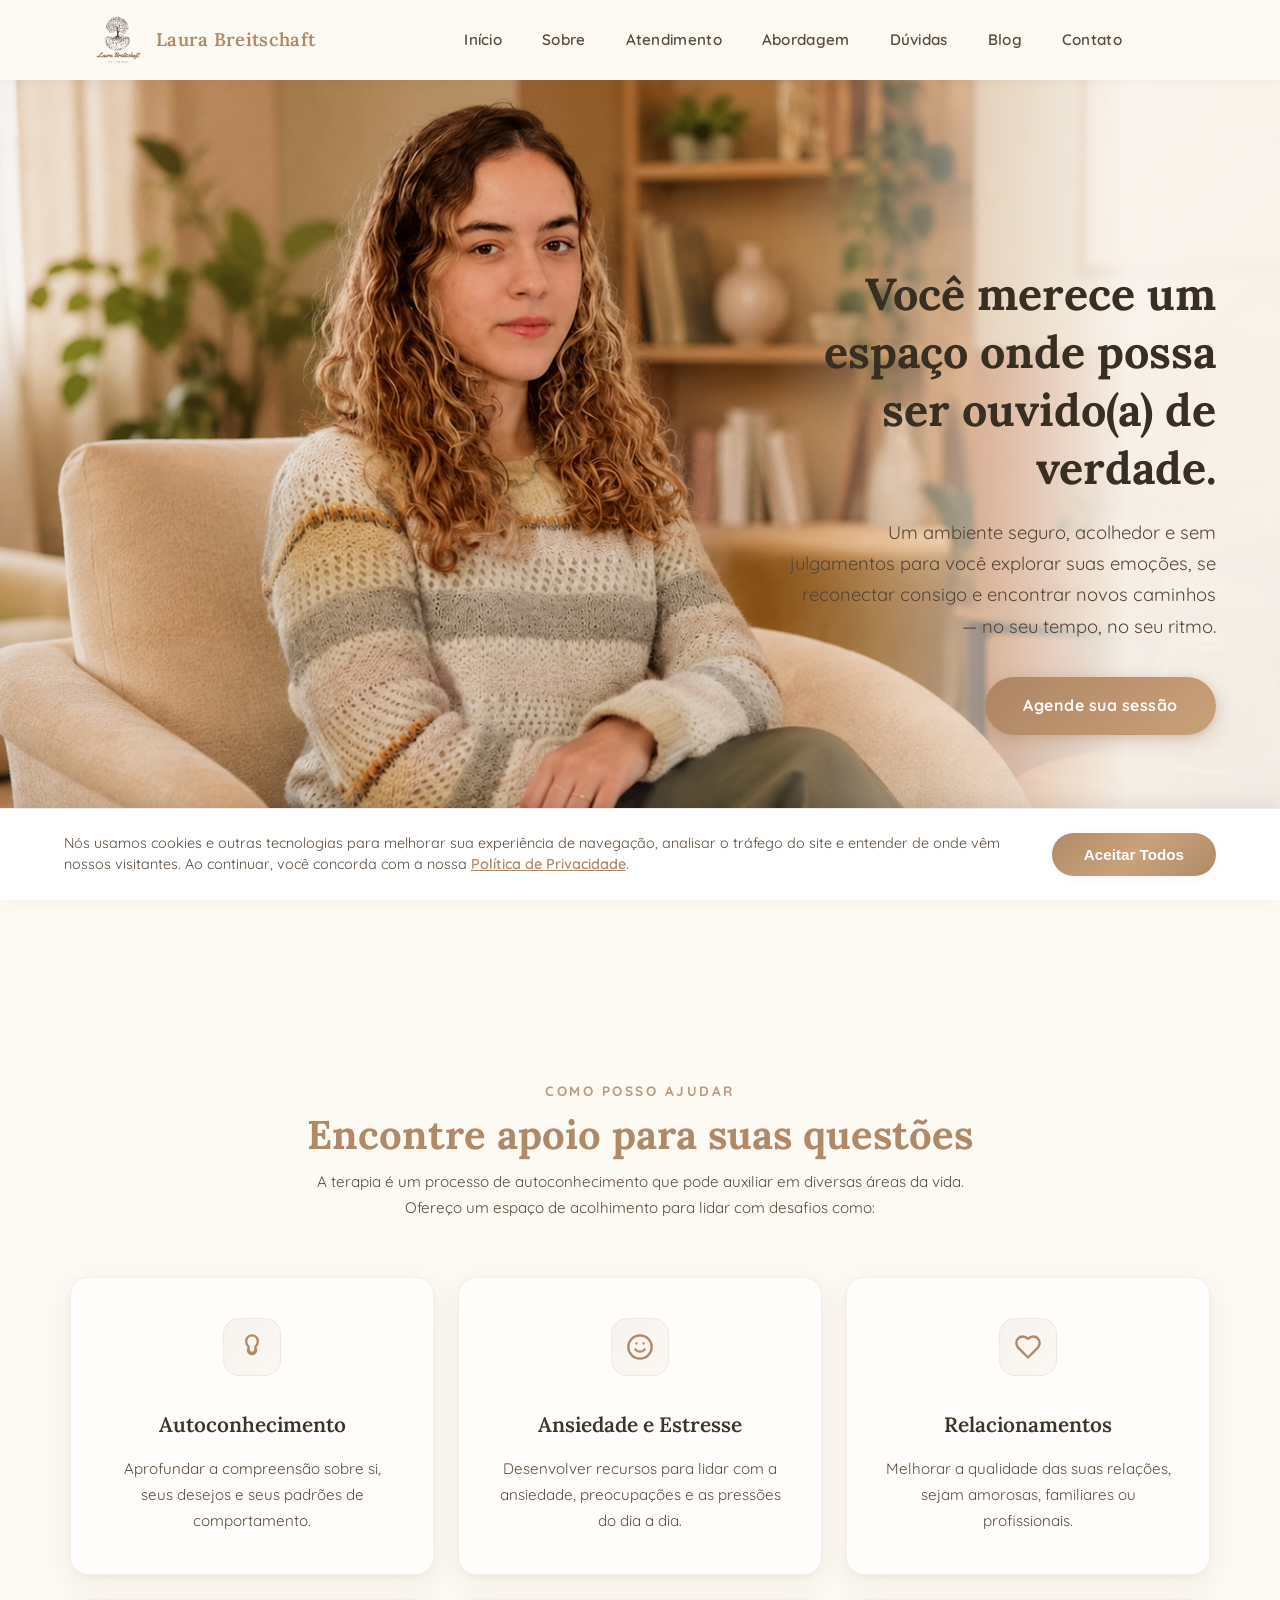
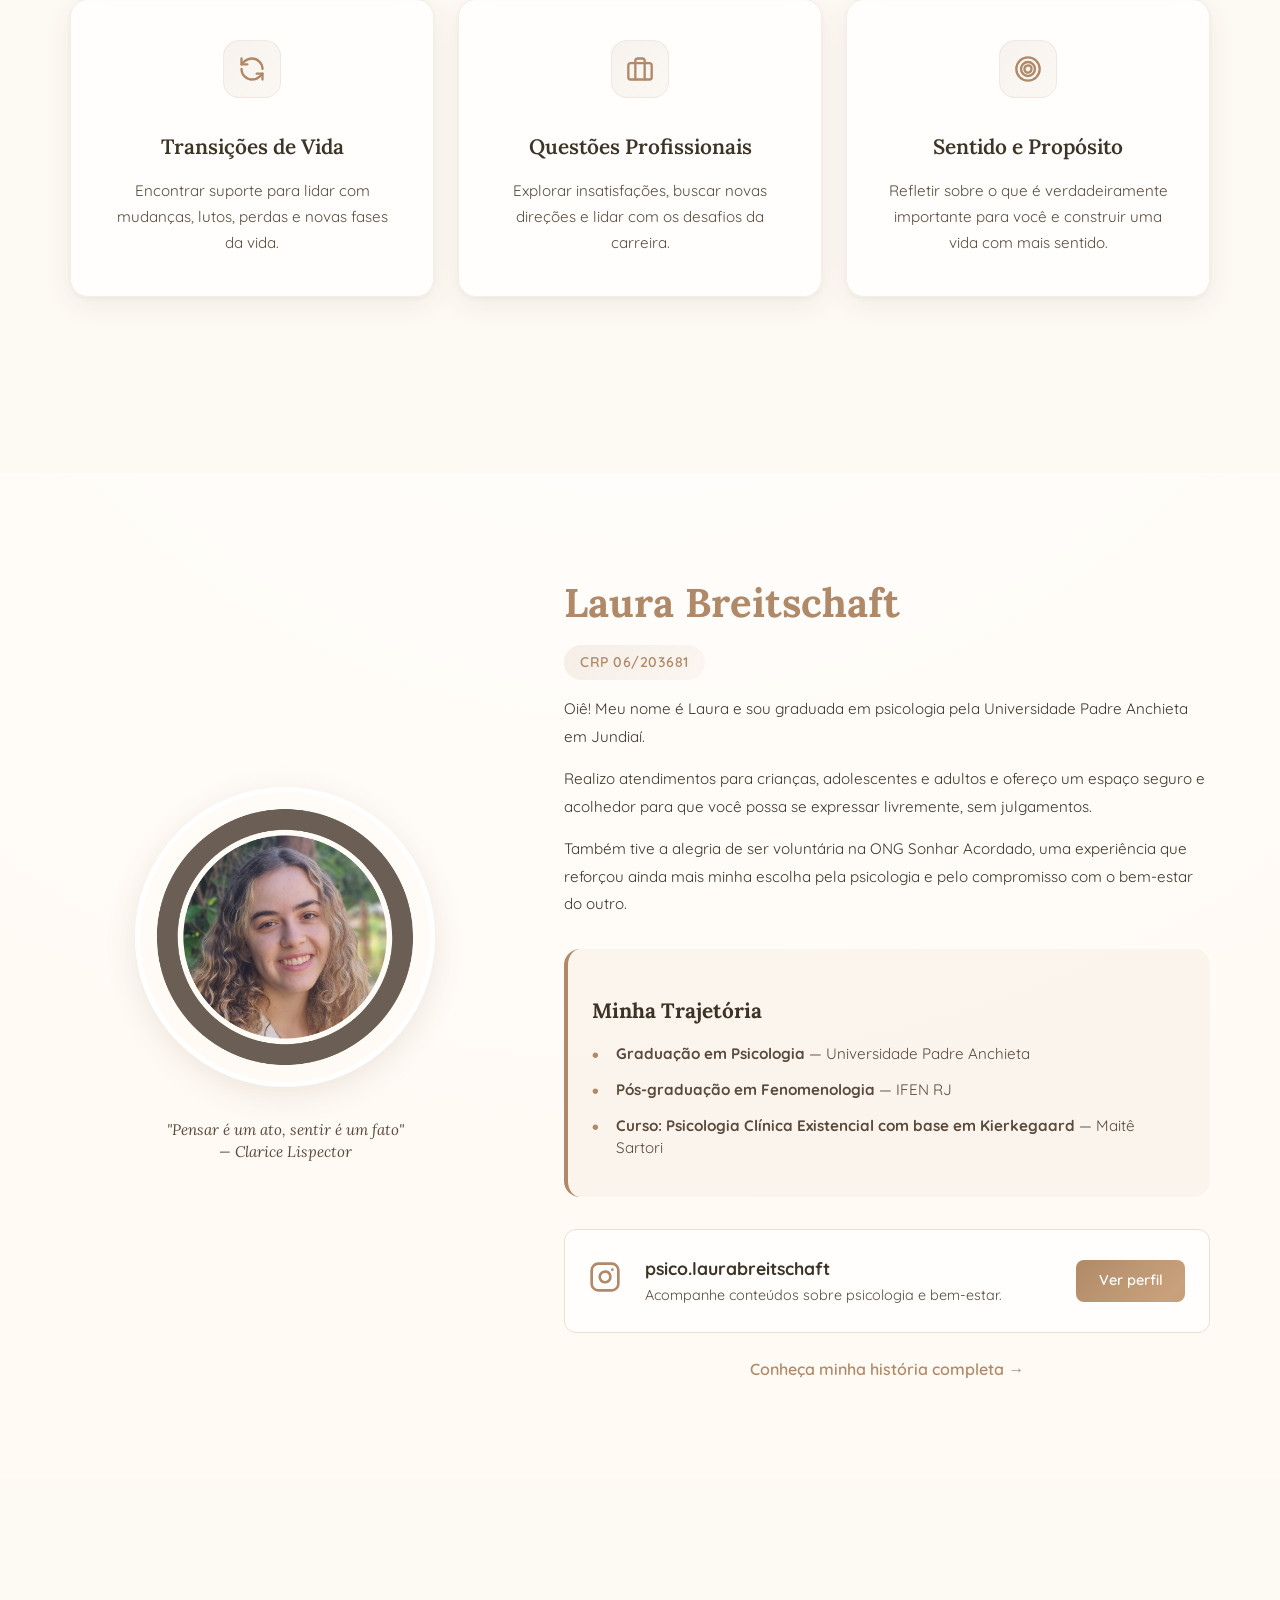
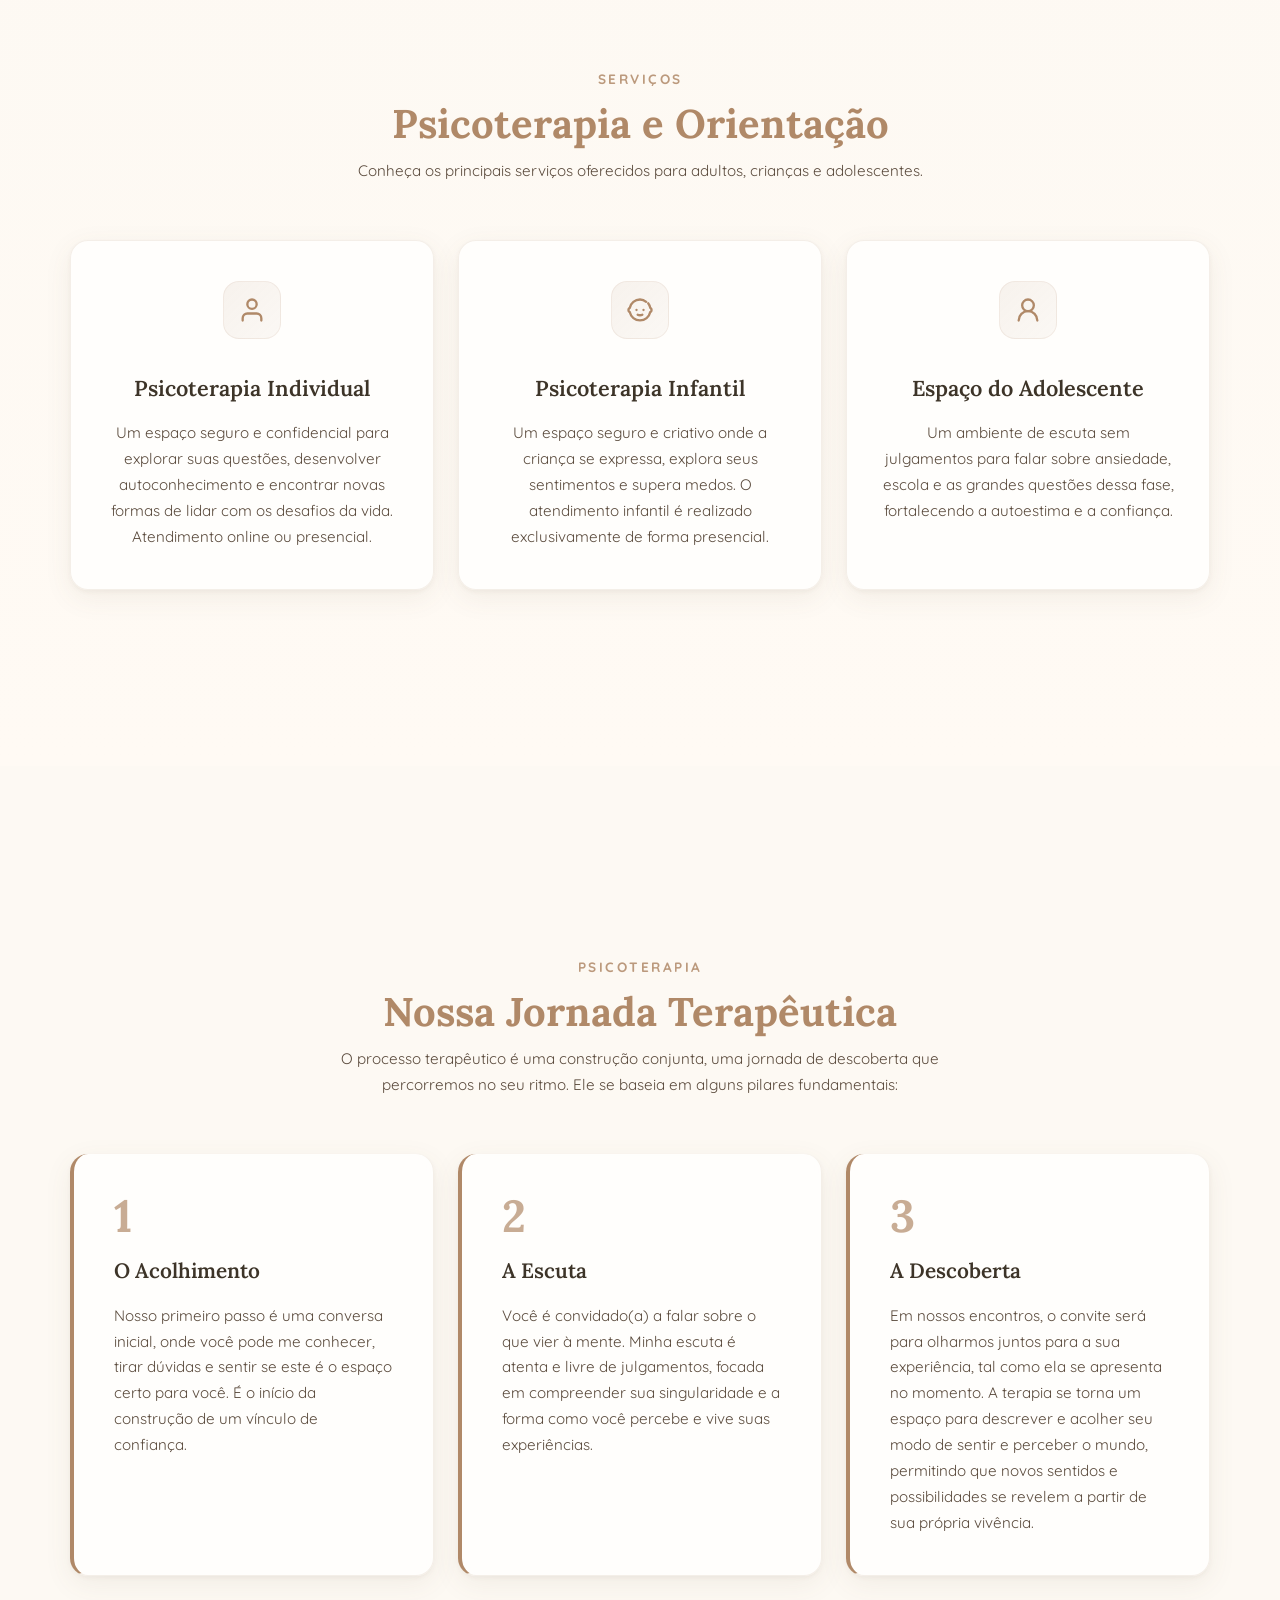
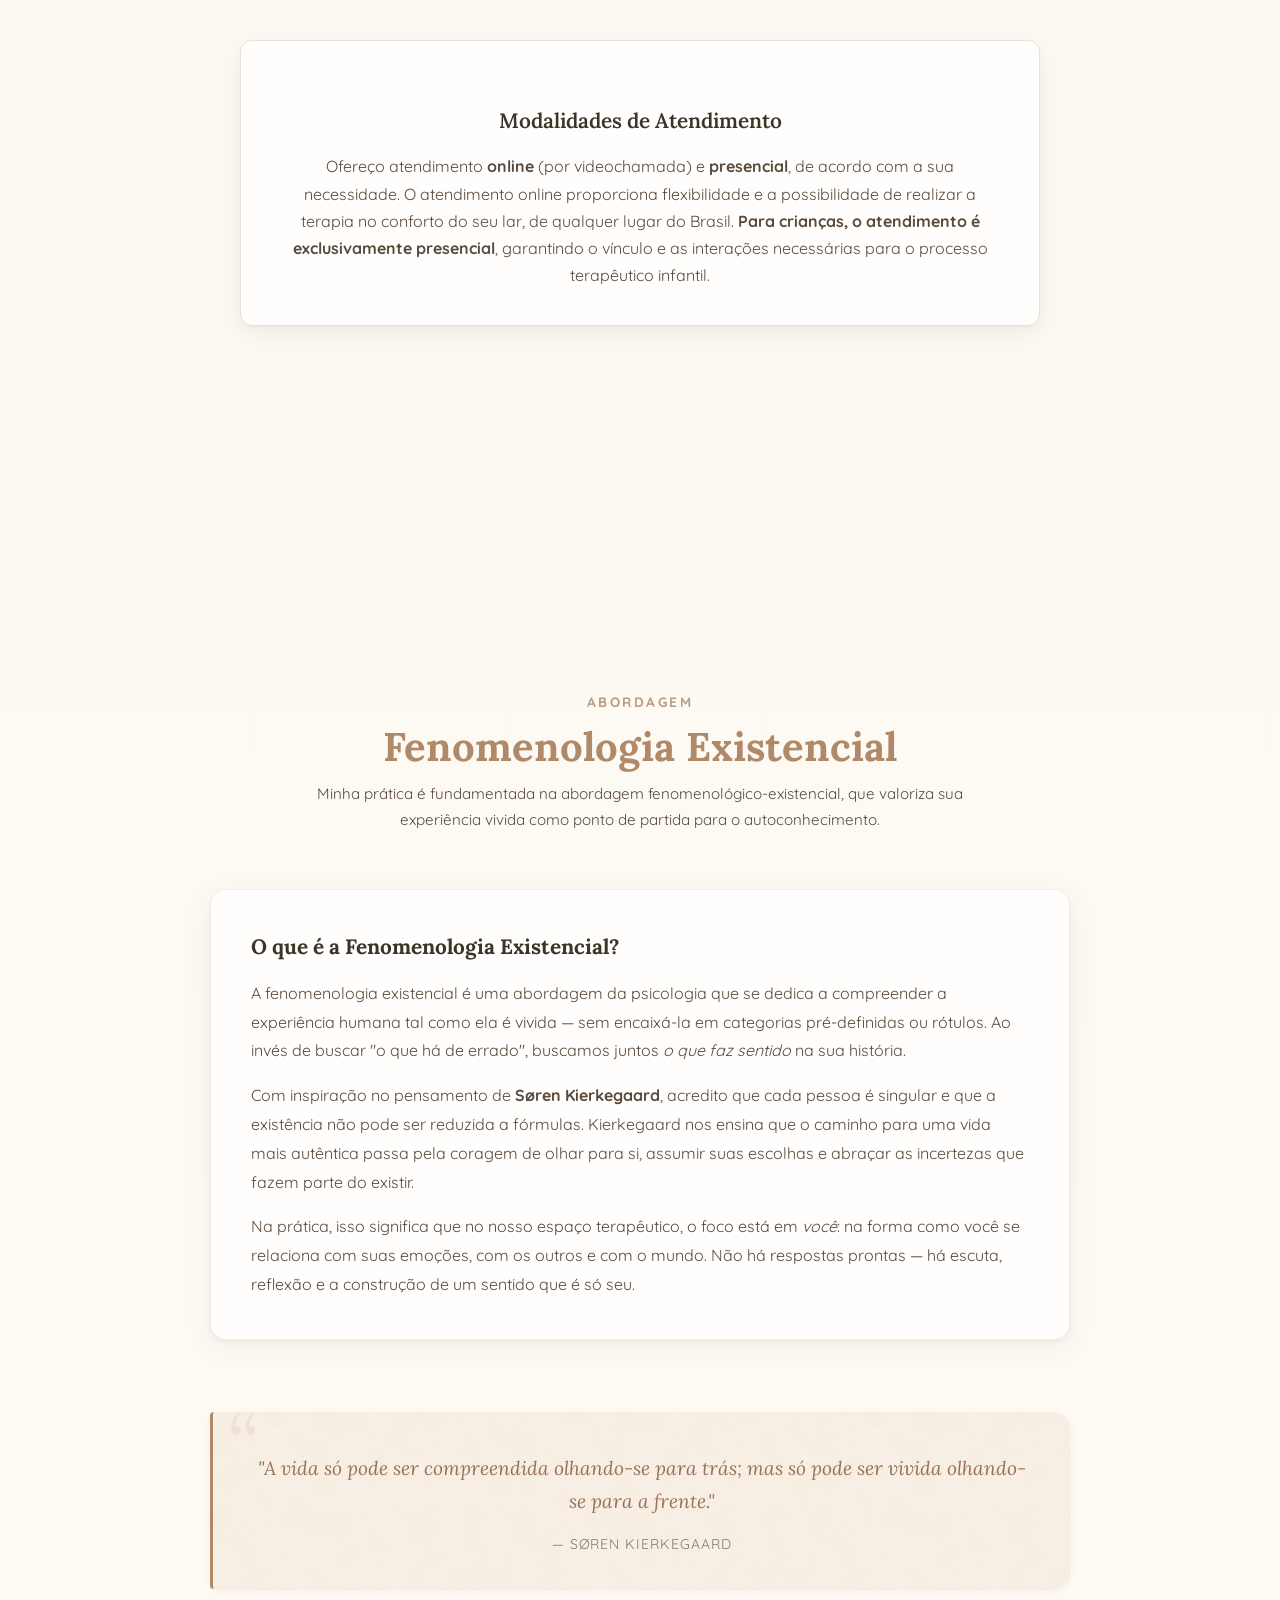
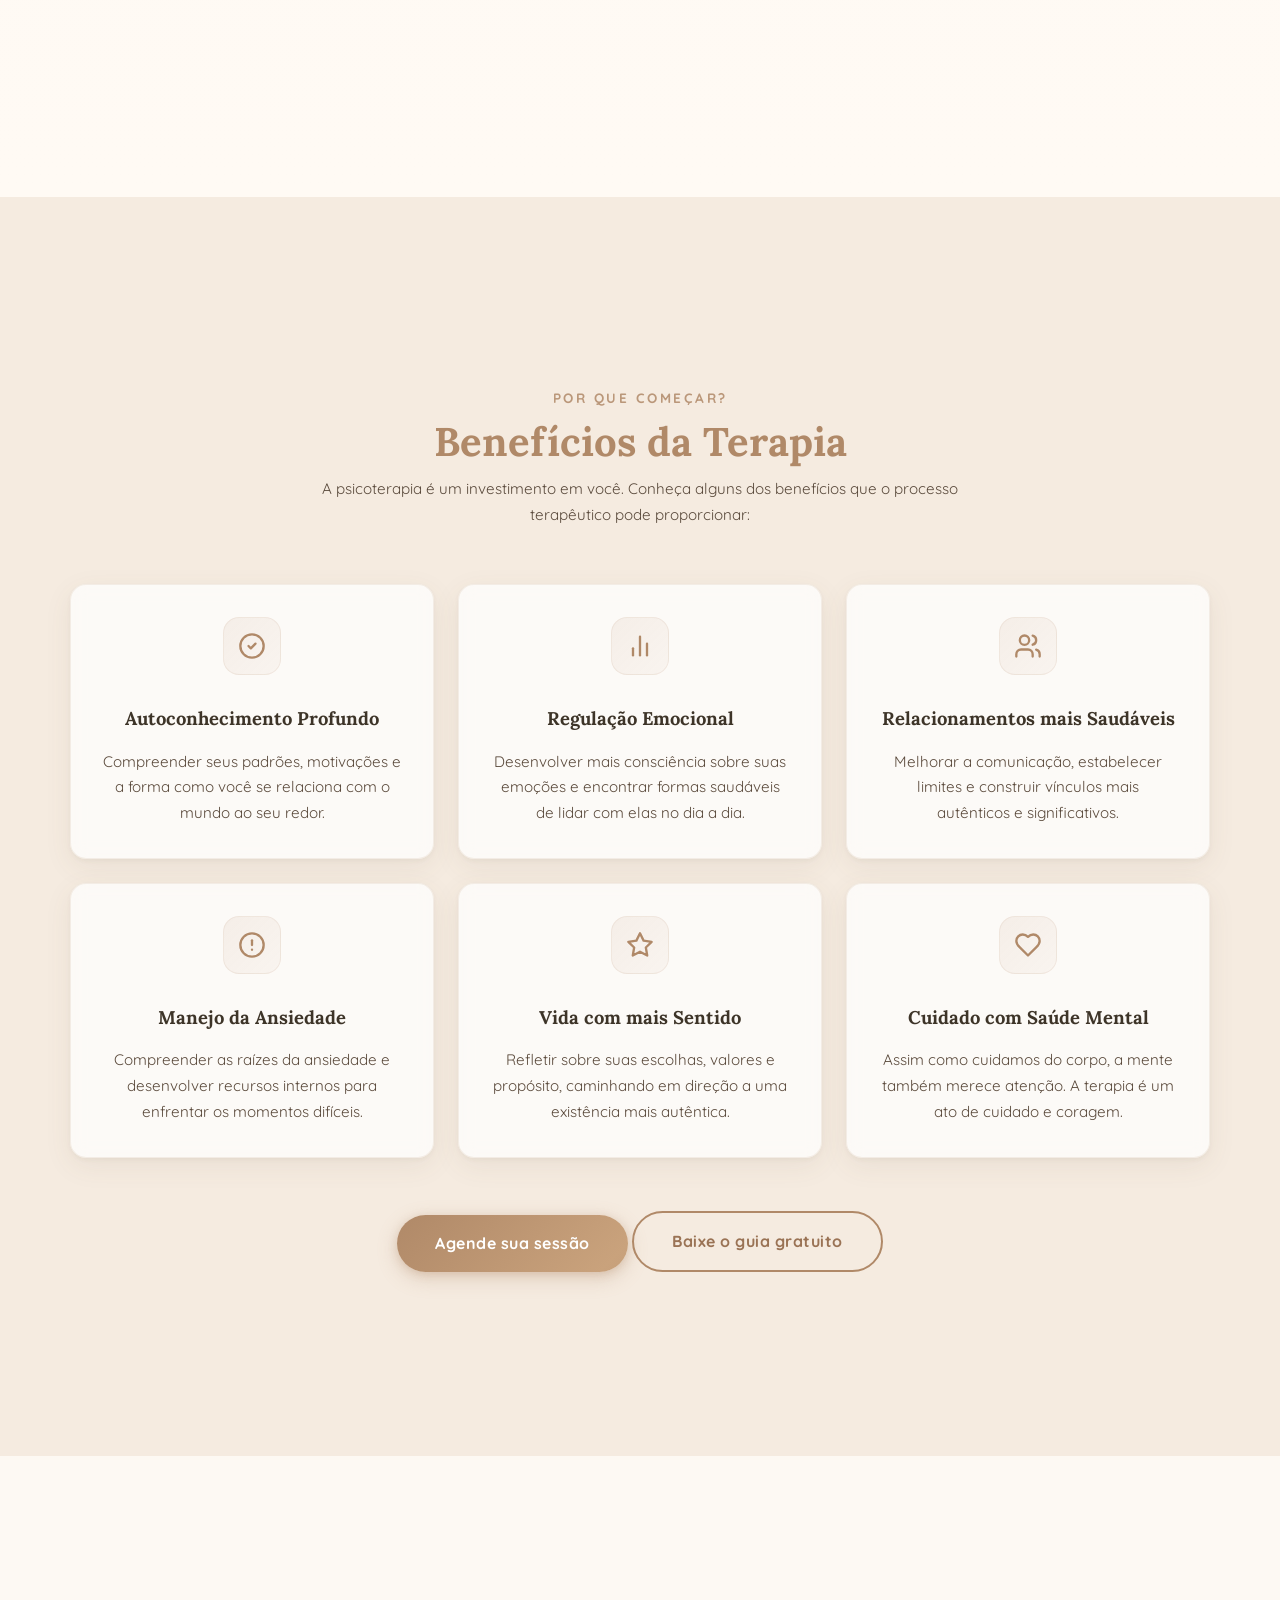
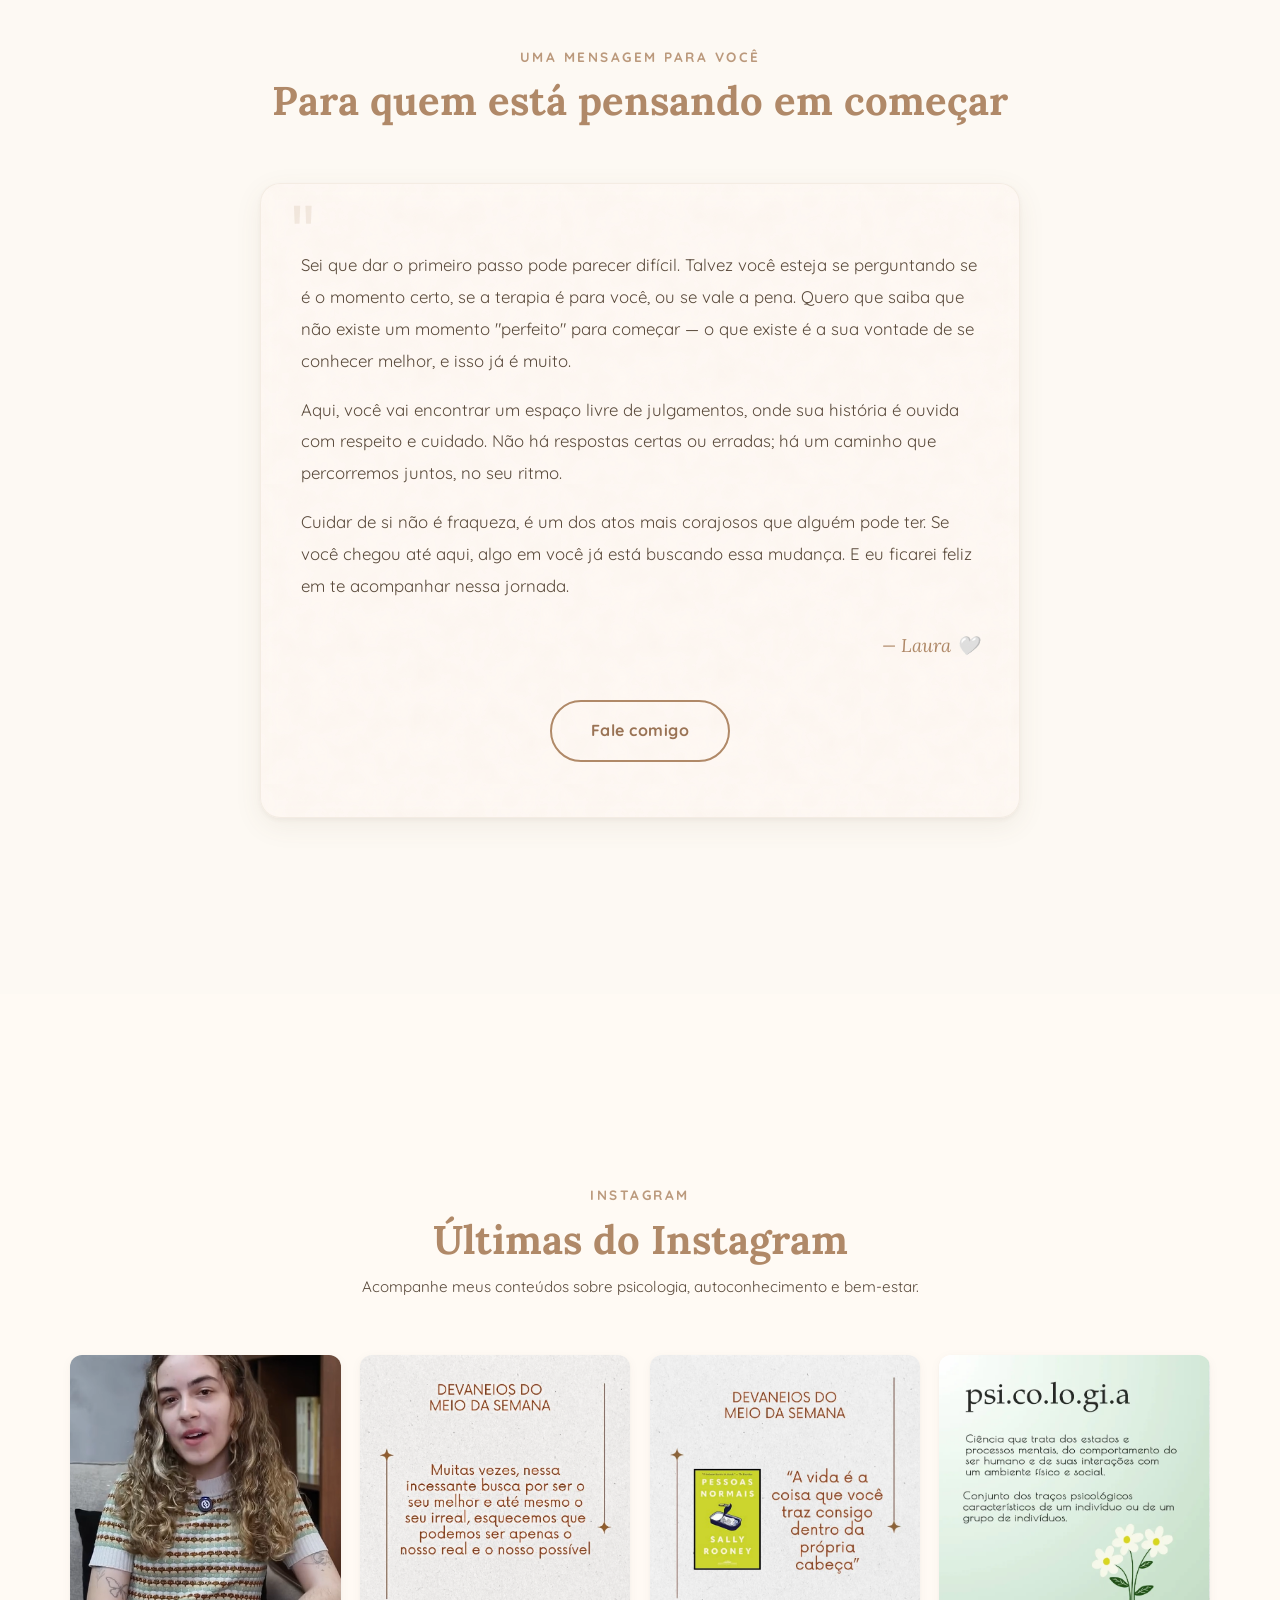
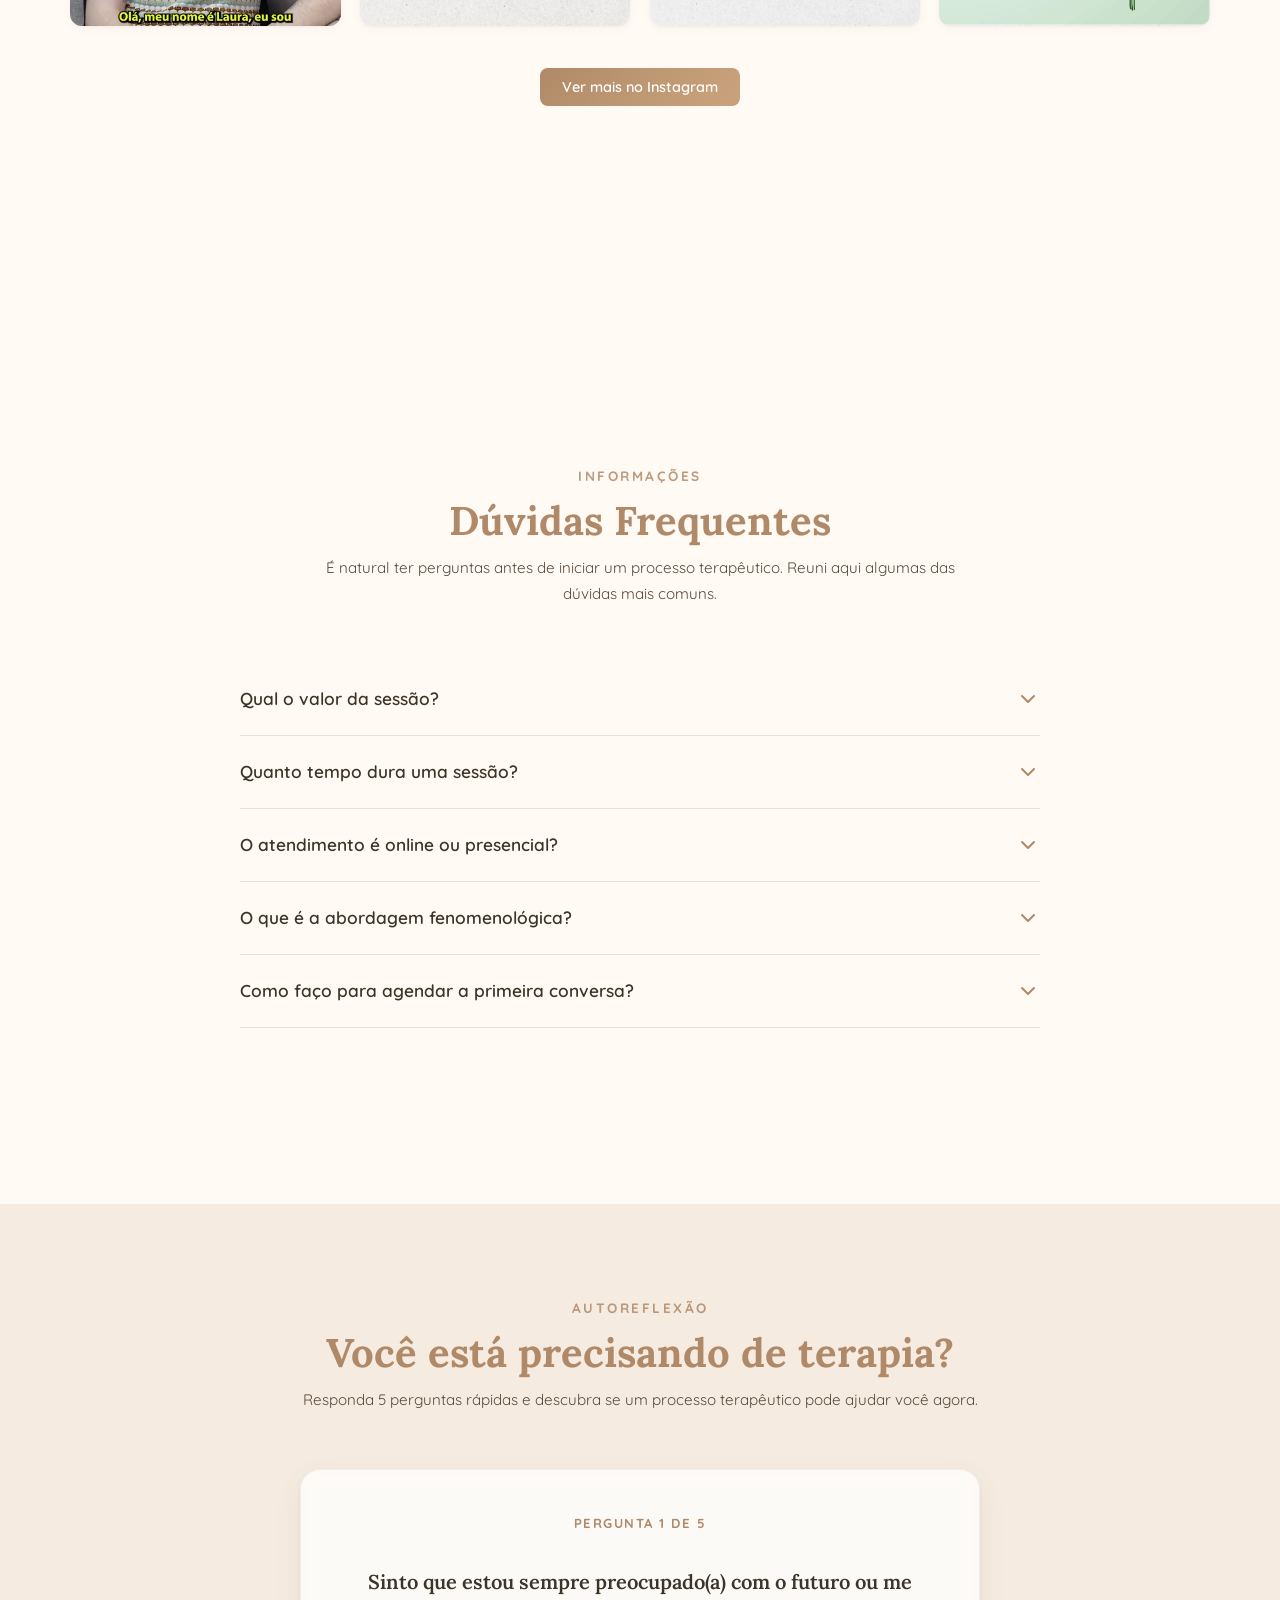
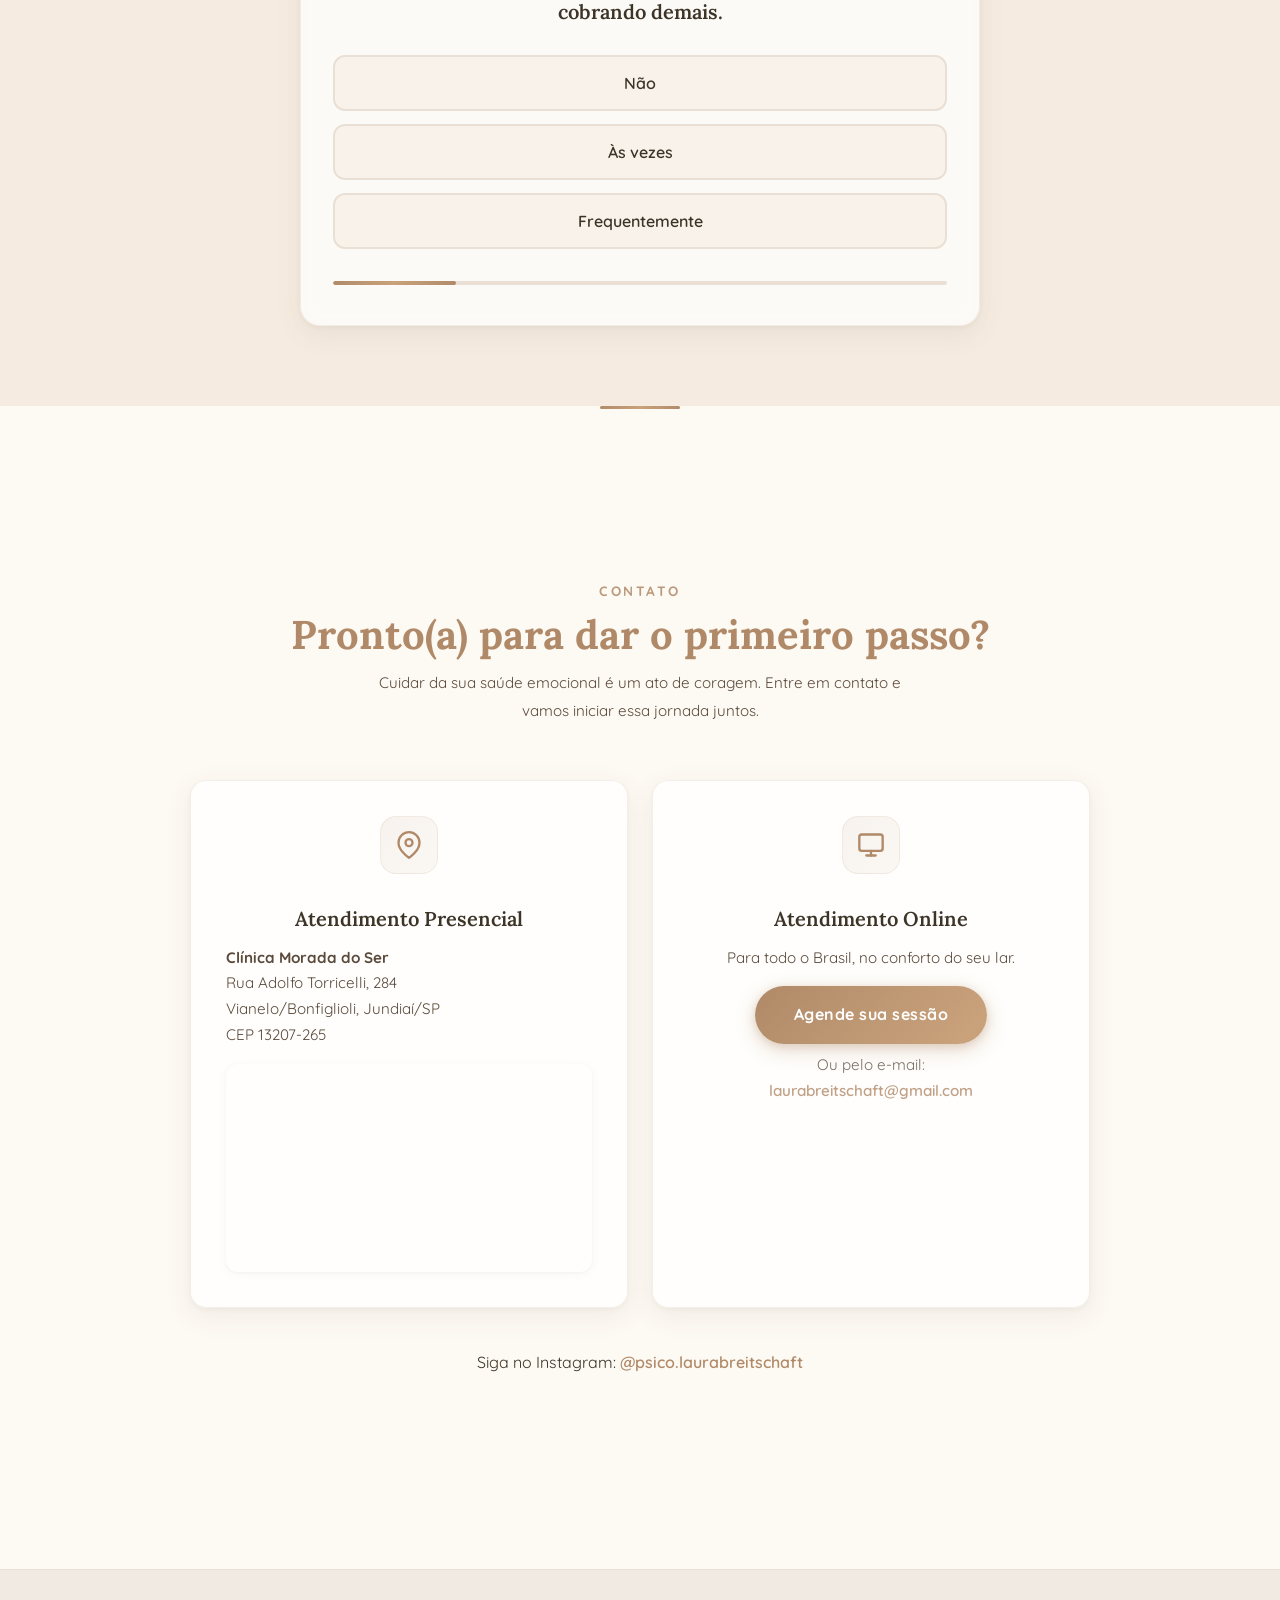
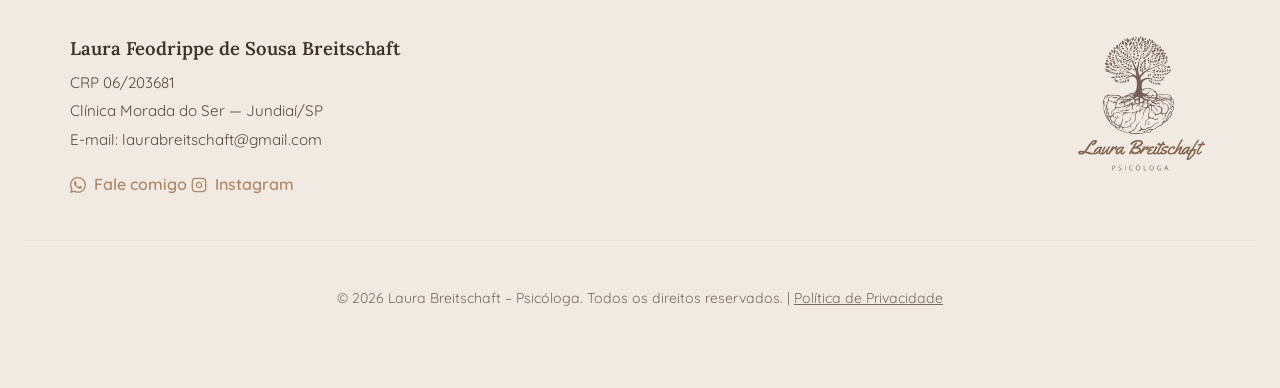
<file: index.html>
<!DOCTYPE html>
<html lang="pt-BR">

<head>
    <script async src="https://www.googletagmanager.com/gtag/js?id=G-13G622EMWX"></script>
    <script>
        window.dataLayer = window.dataLayer || [];
        function gtag() { dataLayer.push(arguments); }
        gtag('js', new Date());

        gtag('config', 'G-13G622EMWX');
    </script>
    <script>
        gtag('config', 'AW-17307400391/IULtCMiYy_caEMfx57xA', {
            'phone_conversion_number': 'wa.me\/5511948906433'
        });
    </script>
    <script>
        gtag('config', 'AW-17307400391/QM2ACK2P1_YaEMfx57xA', {
            'phone_conversion_number': '(11) 94890-6433'
        });
    </script>
    <meta charset="UTF-8" />
    <meta name="viewport" content="width=device-width, initial-scale=1.0" />
    <link rel="stylesheet" href="style.css" />
    <link
        href="https://fonts.googleapis.com/css2?family=Lora:ital,wght@0,400;0,500;0,600;0,700;1,400;1,500&family=Quicksand:wght@400;500;600;700&display=swap"
        rel="stylesheet">
    <link href="https://unpkg.com/aos@2.3.1/dist/aos.css" rel="stylesheet">
    <meta name="description"
        content="Psicóloga em Jundiaí — Laura Breitschaft (CRP 06/203681). Psicoterapia online e presencial com abordagem fenomenológico-existencial. Atendimento para crianças, adolescentes e adultos. Agende sua sessão.">
    <meta name="keywords"
        content="psicóloga Jundiaí, psicóloga em Jundiaí, terapia Jundiaí, psicoterapia online, psicoterapia presencial, terapia para ansiedade, autoconhecimento, Laura Breitschaft, fenomenologia, existencialismo, psicóloga online Brasil">
    <meta name="author" content="Laura Breitschaft">
    <title>Psicóloga em Jundiaí | Laura Breitschaft | Terapia Online e Presencial</title>

    <!-- Open Graph -->
    <meta property="og:title" content="Psicóloga em Jundiaí | Laura Breitschaft | Terapia Online e Presencial">
    <meta property="og:description" content="Psicóloga CRP 06/203681 em Jundiaí. Psicoterapia online e presencial com abordagem fenomenológico-existencial. Atendimento para crianças, adolescentes e adultos.">
    <meta property="og:image" content="img/sobre.png">
    <meta property="og:url" content="">
    <meta property="og:type" content="website">
    <meta property="og:locale" content="pt_BR">
    <meta property="og:site_name" content="Laura Breitschaft — Psicóloga em Jundiaí">

    <!-- Twitter Card -->
    <meta name="twitter:card" content="summary_large_image">
    <meta name="twitter:title" content="Psicóloga em Jundiaí | Laura Breitschaft | Terapia Online e Presencial">
    <meta name="twitter:description" content="Psicóloga CRP 06/203681 em Jundiaí. Psicoterapia online e presencial com abordagem fenomenológico-existencial.">
    <meta name="twitter:image" content="img/sobre.png">

    <!-- JSON-LD Structured Data -->
<script type="application/ld+json">
    {
        "@context": "https://schema.org",
        "@type": "ProfessionalService",
        "name": "Laura Breitschaft — Psicóloga em Jundiaí",
        "description": "Psicóloga em Jundiaí (CRP 06/203681). Psicoterapia online e presencial com abordagem fenomenológico-existencial. Atendimento para crianças, adolescentes e adultos.",
        "url": "",
        "telephone": "+5511948906433",
        "email": "laurabreitschaft@gmail.com",
        "image": "img/sobre.png",
        "priceRange": "$$",
        "address": {
            "@type": "PostalAddress",
            "streetAddress": "Rua Adolfo Torricelli, 284",
            "addressLocality": "Jundiaí",
            "addressRegion": "SP",
            "postalCode": "13207-265",
            "addressCountry": "BR"
        },
        "geo": {
            "@type": "GeoCoordinates",
            "latitude": "-23.1855",
            "longitude": "-46.8948"
        },
        "areaServed": [
            { "@type": "City", "name": "Jundiaí" },
            { "@type": "State", "name": "São Paulo" },
            { "@type": "Country", "name": "Brasil" }
        ],
        "hasOfferCatalog": {
            "@type": "OfferCatalog",
            "name": "Serviços de Psicologia em Jundiaí",
            "itemListElement": [
                {
                    "@type": "Offer",
                    "itemOffered": {
                        "@type": "MedicalProcedure",
                        "name": "Psicoterapia Individual",
                        "description": "Sessão de psicoterapia individual online ou presencial em Jundiaí",
                        "howPerformed": "Online e presencial"
                    }
                },
                {
                    "@type": "Offer",
                    "itemOffered": {
                        "@type": "MedicalProcedure",
                        "name": "Psicoterapia Infantil",
                        "description": "Atendimento psicológico para crianças presencial em Jundiaí",
                        "howPerformed": "Presencial"
                    }
                },
                {
                    "@type": "Offer",
                    "itemOffered": {
                        "@type": "MedicalProcedure",
                        "name": "Psicoterapia para Adolescentes",
                        "description": "Atendimento psicológico para adolescentes em Jundiaí",
                        "howPerformed": "Online e presencial"
                    }
                }
            ]
        },
        "sameAs": [
            "https://www.instagram.com/psico.laurabreitschaft/"
        ],
        "founder": {
            "@type": "Person",
            "name": "Laura Feodrippe de Sousa Breitschaft",
            "honorificPrefix": "Psicóloga",
            "credential": "CRP 06/203681",
            "alumniOf": "Universidade Padre Anchieta",
            "knowsAbout": ["Psicologia", "Fenomenologia Existencial", "Psicoterapia"],
            "image": "img/sobre.png",
            "sameAs": ["https://www.instagram.com/psico.laurabreitschaft/"]
        }
    }
    </script>

    <link rel="canonical" href="">
    <link rel="icon" type="image/svg+xml" href="favicon.svg">
    <link rel="apple-touch-icon" href="img/sobre.png">
</head>

<body>
    <div class="scroll-progress" aria-hidden="true"></div>
    <a class="skip-link" href="#conteudo-principal">Pular para o conteúdo</a>
    <header id="main-header">
        <nav class="navbar">
            <a href="#inicio" class="logo">
                <img src="img/logo-rodape.png" alt="Logo Laura Breitschaft Psicóloga">
                <span>Laura Breitschaft</span>
            </a>

            <ul class="nav-links">
                <li><a href="#inicio">Início</a></li>
                <li><a href="#sobre">Sobre</a></li>
                <li><a href="#atendimento">Atendimento</a></li>
                <li><a href="#abordagem">Abordagem</a></li>
                <li><a href="#faq">Dúvidas</a></li>
                <li><a href="blog/index.html">Blog</a></li>
                <li><a href="#contato">Contato</a></li>
            </ul>

            <button class="menu-hamburger" aria-label="Abrir menu de navegação">
                <span></span>
                <span></span>
                <span></span>
            </button>
        </nav>
    </header>

    <main id="conteudo-principal">
        <!-- ======================== HERO ======================== -->
        <section id="inicio" class="hero">
            <div class="hero-image-container">
                <div class="hero-image-background">
                    <img src="img/back.png" alt="" aria-hidden="true">
                </div>
                <div class="hero-image-foreground">
                    <img src="img/lauram.png" alt="Foto de perfil de Laura Breitschaft, psicóloga">
                </div>
            </div>
            <div class="hero-content">
                <h1 data-aos="fade-up" data-aos-delay="300">Você merece um espaço onde possa ser ouvido(a) de verdade.
                </h1>
                <p data-aos="fade-up" data-aos-delay="500">Um ambiente seguro, acolhedor e sem julgamentos para você
                    explorar suas emoções, se reconectar consigo e encontrar novos caminhos — no seu tempo, no seu
                    ritmo.</p>
                <a href="https://wa.me/5511948906433" target="_blank" class="btn-whatsapp" data-aos="fade-up"
                    data-aos-delay="700">Agende sua sessão</a>
            </div>
        </section>

        <!-- ======================== COMO POSSO AJUDAR ======================== -->
        <section id="ajuda" class="ajuda-section">
            <div class="servicos-container">
                <div class="section-header">
                    <h3 class="jornada-pre-titulo">COMO POSSO AJUDAR</h3>
                    <h2 class="section-headline">Encontre apoio para suas questões</h2>
                    <p class="section-subtitle">A terapia é um processo de autoconhecimento que pode auxiliar em
                        diversas áreas da vida. Ofereço um espaço de acolhimento para lidar com desafios como:</p>
                </div>
                <div class="ajuda-grid">
                    <div class="ajuda-card" data-aos="fade-up" data-aos-delay="100">
                        <div class="card-icon">
                            <svg xmlns="http://www.w3.org/2000/svg" width="24" height="24" viewBox="0 0 24 24"
                                fill="none" stroke="currentColor" stroke-width="2" stroke-linecap="round"
                                stroke-linejoin="round">
                                <path
                                    d="M12 2a5 5 0 0 0-5 5c0 1.8.8 3.4 2 4.4V14a3 3 0 0 0 6 0v-2.6c1.2-1 2-2.6 2-4.4a5 5 0 0 0-5-5z" />
                                <path d="M8.5 14.5a3.5 3.5 0 0 0 7 0" />
                            </svg>
                        </div>
                        <h3>Autoconhecimento</h3>
                        <p>Aprofundar a compreensão sobre si, seus desejos e seus padrões de comportamento.</p>
                    </div>
                    <div class="ajuda-card" data-aos="fade-up" data-aos-delay="200">
                        <div class="card-icon">
                            <svg xmlns="http://www.w3.org/2000/svg" width="24" height="24" viewBox="0 0 24 24"
                                fill="none" stroke="currentColor" stroke-width="2" stroke-linecap="round"
                                stroke-linejoin="round">
                                <circle cx="12" cy="12" r="10" />
                                <path d="M8 14s1.5 2 4 2 4-2 4-2" />
                                <path d="M9 9h.01" />
                                <path d="M15 9h.01" />
                            </svg>
                        </div>
                        <h3>Ansiedade e Estresse</h3>
                        <p>Desenvolver recursos para lidar com a ansiedade, preocupações e as pressões do dia a dia.</p>
                    </div>
                    <div class="ajuda-card" data-aos="fade-up" data-aos-delay="300">
                        <div class="card-icon">
                            <svg xmlns="http://www.w3.org/2000/svg" width="24" height="24" viewBox="0 0 24 24"
                                fill="none" stroke="currentColor" stroke-width="2" stroke-linecap="round"
                                stroke-linejoin="round">
                                <path
                                    d="M19 14c1.49-1.46 3-3.21 3-5.5A5.5 5.5 0 0 0 16.5 3c-1.76 0-3 .5-4.5 2-1.5-1.5-2.74-2-4.5-2A5.5 5.5 0 0 0 2 8.5c0 2.3 1.5 4.05 3 5.5l7 7Z" />
                            </svg>
                        </div>
                        <h3>Relacionamentos</h3>
                        <p>Melhorar a qualidade das suas relações, sejam amorosas, familiares ou profissionais.</p>
                    </div>
                    <div class="ajuda-card" data-aos="fade-up" data-aos-delay="100">
                        <div class="card-icon">
                            <svg xmlns="http://www.w3.org/2000/svg" width="24" height="24" viewBox="0 0 24 24"
                                fill="none" stroke="currentColor" stroke-width="2" stroke-linecap="round"
                                stroke-linejoin="round">
                                <path d="M21 12a9 9 0 0 0-9-9 9.75 9.75 0 0 0-6.74 2.74L3 8" />
                                <path d="M3 3v5h5" />
                                <path d="M3 12a9 9 0 0 0 9 9 9.75 9.75 0 0 0 6.74-2.74L21 16" />
                                <path d="M21 21v-5h-5" />
                            </svg>
                        </div>
                        <h3>Transições de Vida</h3>
                        <p>Encontrar suporte para lidar com mudanças, lutos, perdas e novas fases da vida.</p>
                    </div>
                    <div class="ajuda-card" data-aos="fade-up" data-aos-delay="200">
                        <div class="card-icon">
                            <svg xmlns="http://www.w3.org/2000/svg" width="24" height="24" viewBox="0 0 24 24"
                                fill="none" stroke="currentColor" stroke-width="2" stroke-linecap="round"
                                stroke-linejoin="round">
                                <rect x="2" y="7" width="20" height="14" rx="2" ry="2" />
                                <path d="M16 21V5a2 2 0 0 0-2-2h-4a2 2 0 0 0-2 2v16" />
                            </svg>
                        </div>
                        <h3>Questões Profissionais</h3>
                        <p>Explorar insatisfações, buscar novas direções e lidar com os desafios da carreira.</p>
                    </div>
                    <div class="ajuda-card" data-aos="fade-up" data-aos-delay="300">
                        <div class="card-icon">
                            <svg xmlns="http://www.w3.org/2000/svg" width="24" height="24" viewBox="0 0 24 24"
                                fill="none" stroke="currentColor" stroke-width="2" stroke-linecap="round"
                                stroke-linejoin="round">
                                <path d="M9.88 9.88a3 3 0 1 0 4.24 4.24" />
                                <path d="M14.12 14.12a3 3 0 1 0-4.24-4.24" />
                                <path d="M12 18a6 6 0 1 0 0-12 6 6 0 0 0 0 12z" />
                                <path d="M12 22A10 10 0 1 0 12 2a10 10 0 0 0 0 20z" />
                            </svg>
                        </div>
                        <h3>Sentido e Propósito</h3>
                        <p>Refletir sobre o que é verdadeiramente importante para você e construir uma vida com mais
                            sentido.</p>
                    </div>
                </div>
            </div>
        </section>

        <!-- ======================== SOBRE ======================== -->
        <section id="sobre" class="sobre-section">
            <div class="sobre-container" data-aos="fade-right">
                <div class="sobre-imagem">
                    <figure>
                        <img src="img/sobre.png" alt="Foto de perfil de Laura Breitschaft, psicóloga" loading="lazy">
                        <figcaption>"Pensar é um ato, sentir é um fato"<br>— Clarice Lispector</figcaption>
                    </figure>
                </div>
                <div class="sobre-texto" data-aos="fade-left">
                    <h2>Laura Breitschaft</h2>
                    <span class="sobre-crp">CRP 06/203681</span>
                    <p>Oiê! Meu nome é Laura e sou graduada em psicologia pela Universidade Padre Anchieta em Jundiaí.
                    </p>
                    <p>Realizo atendimentos para crianças, adolescentes e adultos e ofereço um espaço seguro e acolhedor
                        para que você possa se expressar livremente, sem julgamentos.</p>
                    <p>Também tive a alegria de ser voluntária na ONG Sonhar Acordado, uma experiência que reforçou
                        ainda mais minha escolha pela psicologia e pelo compromisso com o bem-estar do outro.</p>

                    <div class="sobre-formacao">
                        <h3>Minha Trajetória</h3>
                        <ul>
                            <li><strong>Graduação em Psicologia</strong> — Universidade Padre Anchieta</li>
                            <li><strong>Pós-graduação em Fenomenologia</strong> — IFEN RJ</li>
                            <li><strong>Curso: Psicologia Clínica Existencial com base em Kierkegaard</strong> — Maitê
                                Sartori</li>
                        </ul>
                    </div>

                    <div class="instagram-box">
                        <div class="instagram-icon">
                            <svg xmlns="http://www.w3.org/2000/svg" width="32" height="32" viewBox="0 0 24 24"
                                fill="none" stroke="currentColor" stroke-width="2" stroke-linecap="round"
                                stroke-linejoin="round">
                                <rect x="2" y="2" width="20" height="20" rx="5" ry="5"></rect>
                                <path d="M16 11.37A4 4 0 1 1 12.63 8 4 4 0 0 1 16 11.37z"></path>
                                <line x1="17.5" y1="6.5" x2="17.51" y2="6.5"></line>
                            </svg>
                        </div>
                        <div class="instagram-content">
                            <strong>psico.laurabreitschaft</strong>
                            <span>Acompanhe conteúdos sobre psicologia e bem-estar.</span>
                        </div>
                        <a href="https://www.instagram.com/psico.laurabreitschaft/" target="_blank"
                            class="instagram-button">Ver perfil</a>
                    </div>

                    <div class="sobre-cta-link" data-aos="fade-up">
                        <a href="sobre.html">Conheça minha história completa →</a>
                    </div>
                </div>
            </div>
        </section>

        <!-- ======================== ATENDIMENTO ======================== -->
        <section id="atendimento" class="servicos-section">
            <div class="servicos-container">
                <div class="section-header">
                    <h3 class="jornada-pre-titulo">SERVIÇOS</h3>
                    <h2 class="section-headline">Psicoterapia e Orientação</h2>
                    <p class="section-subtitle">Conheça os principais serviços oferecidos para adultos, crianças e
                        adolescentes.</p>
                </div>
                <div class="servicos-grid">
                    <div class="servico-card" data-aos="fade-up" data-aos-delay="100">
                        <div class="card-icon"><svg xmlns="http://www.w3.org/2000/svg" width="24" height="24"
                                viewBox="0 0 24 24" fill="none" stroke="currentColor" stroke-width="2"
                                stroke-linecap="round" stroke-linejoin="round">
                                <path d="M20 21v-2a4 4 0 0 0-4-4H8a4 4 0 0 0-4 4v2"></path>
                                <circle cx="12" cy="7" r="4"></circle>
                            </svg></div>
                        <h3>Psicoterapia Individual</h3>
                        <p>Um espaço seguro e confidencial para explorar suas questões, desenvolver autoconhecimento e
                            encontrar novas formas de lidar com os desafios da vida. Atendimento online ou presencial.
                        </p>
                    </div>
                    <div class="servico-card" data-aos="fade-up" data-aos-delay="200">
                        <div class="card-icon"><svg xmlns="http://www.w3.org/2000/svg" width="24" height="24"
                                viewBox="0 0 24 24" fill="none" stroke="currentColor" stroke-width="2"
                                stroke-linecap="round" stroke-linejoin="round">
                                <path d="M9 12h.01" />
                                <path d="M15 12h.01" />
                                <path d="M10 16c.5.3 1.2.5 2 .5s1.5-.2 2-.5" />
                                <path
                                    d="M19 6.3a9 9 0 0 1 1.8 3.9 2 2 0 0 1 0 3.6 9 9 0 0 1-17.6 0 2 2 0 0 1 0-3.6A9 9 0 0 1 12 3c2 0 3.8.7 5.3 2" />
                            </svg></div>
                        <h3>Psicoterapia Infantil</h3>
                        <p>Um espaço seguro e criativo onde a criança se expressa, explora seus sentimentos e supera
                            medos. O atendimento infantil é realizado exclusivamente de forma presencial.</p>
                    </div>
                    <div class="servico-card" data-aos="fade-up" data-aos-delay="300">
                        <div class="card-icon"><svg xmlns="http://www.w3.org/2000/svg" width="24" height="24"
                                viewBox="0 0 24 24" fill="none" stroke="currentColor" stroke-width="2"
                                stroke-linecap="round" stroke-linejoin="round">
                                <circle cx="12" cy="8" r="5" />
                                <path d="M20 21a8 8 0 0 0-16 0" />
                            </svg></div>
                        <h3>Espaço do Adolescente</h3>
                        <p>Um ambiente de escuta sem julgamentos para falar sobre ansiedade, escola e as grandes
                            questões dessa fase, fortalecendo a autoestima e a confiança.</p>
                    </div>
                </div>
            </div>
        </section>

        <!-- ======================== JORNADA TERAPÊUTICA ======================== -->
        <section id="jornada" class="jornada-section">
            <div class="servicos-container">
                <div class="section-header">
                    <h3 class="jornada-pre-titulo">PSICOTERAPIA</h3>
                    <h2 class="section-headline">Nossa Jornada Terapêutica</h2>
                    <p class="section-subtitle">O processo terapêutico é uma construção conjunta, uma jornada de
                        descoberta que percorremos no seu ritmo. Ele se baseia em alguns pilares fundamentais:</p>
                </div>
                <div class="jornada-grid">
                    <div class="jornada-card" data-aos="fade-up" data-aos-delay="100">
                        <div class="jornada-numero">1</div>
                        <h3>O Acolhimento</h3>
                        <p>Nosso primeiro passo é uma conversa inicial, onde você pode me conhecer, tirar dúvidas e
                            sentir se este é o espaço certo para você. É o início da construção de um vínculo de
                            confiança.</p>
                    </div>
                    <div class="jornada-card" data-aos="fade-up" data-aos-delay="200">
                        <div class="jornada-numero">2</div>
                        <h3>A Escuta</h3>
                        <p>Você é convidado(a) a falar sobre o que vier à mente. Minha escuta é atenta e livre de
                            julgamentos, focada em compreender sua singularidade e a forma como você percebe e vive suas
                            experiências.</p>
                    </div>
                    <div class="jornada-card" data-aos="fade-up" data-aos-delay="300">
                        <div class="jornada-numero">3</div>
                        <h3>A Descoberta</h3>
                        <p>Em nossos encontros, o convite será para olharmos juntos para a sua experiência, tal como ela
                            se apresenta no momento. A terapia se torna um espaço para descrever e acolher seu modo de
                            sentir e perceber o mundo, permitindo que novos sentidos e possibilidades se revelem a
                            partir de sua própria vivência.</p>
                    </div>
                </div>
                <div class="atendimento-online-box" data-aos="fade-up" data-aos-delay="200">
                    <h4>Modalidades de Atendimento</h4>
                    <p>Ofereço atendimento <strong>online</strong> (por videochamada) e <strong>presencial</strong>, de
                        acordo com a sua necessidade. O atendimento online proporciona flexibilidade e a possibilidade
                        de realizar a terapia no conforto do seu lar, de qualquer lugar do Brasil. <strong>Para
                            crianças, o atendimento é exclusivamente presencial</strong>, garantindo o vínculo e as
                        interações necessárias para o processo terapêutico infantil.</p>
                </div>
            </div>
        </section>

        <!-- ======================== ABORDAGEM FENOMENOLÓGICA ======================== -->
        <section id="abordagem" class="abordagem-section">
            <div class="servicos-container">
                <div class="section-header">
                    <h3 class="jornada-pre-titulo">ABORDAGEM</h3>
                    <h2 class="section-headline">Fenomenologia Existencial</h2>
                    <p class="section-subtitle">Minha prática é fundamentada na abordagem fenomenológico-existencial,
                        que valoriza sua experiência vivida como ponto de partida para o autoconhecimento.</p>
                </div>
                <div class="abordagem-content" data-aos="fade-up">
                    <div class="abordagem-texto">
                        <h3>O que é a Fenomenologia Existencial?</h3>
                        <p>A fenomenologia existencial é uma abordagem da psicologia que se dedica a compreender a
                            experiência humana tal como ela é vivida — sem encaixá-la em categorias pré-definidas ou
                            rótulos. Ao invés de buscar "o que há de errado", buscamos juntos <em>o que faz sentido</em>
                            na sua história.</p>
                        <p>Com inspiração no pensamento de <strong>Søren Kierkegaard</strong>, acredito que cada pessoa
                            é singular e que a existência não pode ser reduzida a fórmulas. Kierkegaard nos ensina que o
                            caminho para uma vida mais autêntica passa pela coragem de olhar para si, assumir suas
                            escolhas e abraçar as incertezas que fazem parte do existir.</p>
                        <p>Na prática, isso significa que no nosso espaço terapêutico, o foco está em <em>você</em>: na
                            forma como você se relaciona com suas emoções, com os outros e com o mundo. Não há respostas
                            prontas — há escuta, reflexão e a construção de um sentido que é só seu.</p>
                    </div>
                    <blockquote class="abordagem-citacao" data-aos="fade-up" data-aos-delay="100">
                        "A vida só pode ser compreendida olhando-se para trás; mas só pode ser vivida olhando-se para a
                        frente."
                        <cite>— Søren Kierkegaard</cite>
                    </blockquote>
                </div>
            </div>
        </section>

        <!-- ======================== BENEFÍCIOS DA TERAPIA ======================== -->
        <section id="beneficios" class="beneficios-section">
            <div class="servicos-container">
                <div class="section-header">
                    <h3 class="jornada-pre-titulo">POR QUE COMEÇAR?</h3>
                    <h2 class="section-headline">Benefícios da Terapia</h2>
                    <p class="section-subtitle">A psicoterapia é um investimento em você. Conheça alguns dos benefícios
                        que o processo terapêutico pode proporcionar:</p>
                </div>
                <div class="beneficios-grid">
                    <div class="beneficio-card" data-aos="fade-up" data-aos-delay="100">
                        <div class="card-icon">
                            <svg xmlns="http://www.w3.org/2000/svg" width="24" height="24" viewBox="0 0 24 24"
                                fill="none" stroke="currentColor" stroke-width="2" stroke-linecap="round"
                                stroke-linejoin="round">
                                <path d="M12 22c5.523 0 10-4.477 10-10S17.523 2 12 2 2 6.477 2 12s4.477 10 10 10z" />
                                <path d="m9 12 2 2 4-4" />
                            </svg>
                        </div>
                        <h3>Autoconhecimento Profundo</h3>
                        <p>Compreender seus padrões, motivações e a forma como você se relaciona com o mundo ao seu
                            redor.</p>
                    </div>
                    <div class="beneficio-card" data-aos="fade-up" data-aos-delay="200">
                        <div class="card-icon">
                            <svg xmlns="http://www.w3.org/2000/svg" width="24" height="24" viewBox="0 0 24 24"
                                fill="none" stroke="currentColor" stroke-width="2" stroke-linecap="round"
                                stroke-linejoin="round">
                                <path d="M18 20V10" />
                                <path d="M12 20V4" />
                                <path d="M6 20v-6" />
                            </svg>
                        </div>
                        <h3>Regulação Emocional</h3>
                        <p>Desenvolver mais consciência sobre suas emoções e encontrar formas saudáveis de lidar com
                            elas no dia a dia.</p>
                    </div>
                    <div class="beneficio-card" data-aos="fade-up" data-aos-delay="300">
                        <div class="card-icon">
                            <svg xmlns="http://www.w3.org/2000/svg" width="24" height="24" viewBox="0 0 24 24"
                                fill="none" stroke="currentColor" stroke-width="2" stroke-linecap="round"
                                stroke-linejoin="round">
                                <path d="M16 21v-2a4 4 0 0 0-4-4H6a4 4 0 0 0-4 4v2" />
                                <circle cx="9" cy="7" r="4" />
                                <path d="M22 21v-2a4 4 0 0 0-3-3.87" />
                                <path d="M16 3.13a4 4 0 0 1 0 7.75" />
                            </svg>
                        </div>
                        <h3>Relacionamentos mais Saudáveis</h3>
                        <p>Melhorar a comunicação, estabelecer limites e construir vínculos mais autênticos e
                            significativos.</p>
                    </div>
                    <div class="beneficio-card" data-aos="fade-up" data-aos-delay="100">
                        <div class="card-icon">
                            <svg xmlns="http://www.w3.org/2000/svg" width="24" height="24" viewBox="0 0 24 24"
                                fill="none" stroke="currentColor" stroke-width="2" stroke-linecap="round"
                                stroke-linejoin="round">
                                <circle cx="12" cy="12" r="10" />
                                <line x1="12" y1="8" x2="12" y2="12" />
                                <line x1="12" y1="16" x2="12.01" y2="16" />
                            </svg>
                        </div>
                        <h3>Manejo da Ansiedade</h3>
                        <p>Compreender as raízes da ansiedade e desenvolver recursos internos para enfrentar os momentos
                            difíceis.</p>
                    </div>
                    <div class="beneficio-card" data-aos="fade-up" data-aos-delay="200">
                        <div class="card-icon">
                            <svg xmlns="http://www.w3.org/2000/svg" width="24" height="24" viewBox="0 0 24 24"
                                fill="none" stroke="currentColor" stroke-width="2" stroke-linecap="round"
                                stroke-linejoin="round">
                                <polygon
                                    points="12 2 15.09 8.26 22 9.27 17 14.14 18.18 21.02 12 17.77 5.82 21.02 7 14.14 2 9.27 8.91 8.26 12 2" />
                            </svg>
                        </div>
                        <h3>Vida com mais Sentido</h3>
                        <p>Refletir sobre suas escolhas, valores e propósito, caminhando em direção a uma existência
                            mais autêntica.</p>
                    </div>
                    <div class="beneficio-card" data-aos="fade-up" data-aos-delay="300">
                        <div class="card-icon">
                            <svg xmlns="http://www.w3.org/2000/svg" width="24" height="24" viewBox="0 0 24 24"
                                fill="none" stroke="currentColor" stroke-width="2" stroke-linecap="round"
                                stroke-linejoin="round">
                                <path
                                    d="M19 14c1.49-1.46 3-3.21 3-5.5A5.5 5.5 0 0 0 16.5 3c-1.76 0-3 .5-4.5 2-1.5-1.5-2.74-2-4.5-2A5.5 5.5 0 0 0 2 8.5c0 2.3 1.5 4.05 3 5.5l7 7Z" />
                            </svg>
                        </div>
                        <h3>Cuidado com Saúde Mental</h3>
                        <p>Assim como cuidamos do corpo, a mente também merece atenção. A terapia é um ato de cuidado e
                            coragem.</p>
                    </div>
                </div>
                <div class="cta-center" data-aos="fade-up">
                    <a href="https://wa.me/5511948906433" target="_blank" class="btn-whatsapp">Agende sua sessão</a>
                    <a href="baixar-guia.html" class="btn-whatsapp btn-whatsapp--secundario" style="margin-top:0.8rem;">Baixe o guia gratuito</a>
                </div>
            </div>
        </section>

        <!-- ======================== MENSAGEM PESSOAL ======================== -->
        <section id="mensagem" class="mensagem-section">
            <div class="servicos-container">
                <div class="section-header">
                    <h3 class="jornada-pre-titulo">UMA MENSAGEM PARA VOCÊ</h3>
                    <h2 class="section-headline">Para quem está pensando em começar</h2>
                </div>
                <div class="mensagem-card" data-aos="fade-up">
                    <span class="mensagem-aspas">"</span>
                    <p>Sei que dar o primeiro passo pode parecer difícil. Talvez você esteja se perguntando se é o
                        momento certo, se a terapia é para você, ou se vale a pena. Quero que saiba que não existe um
                        momento "perfeito" para começar — o que existe é a sua vontade de se conhecer melhor, e isso já
                        é muito.</p>
                    <p>Aqui, você vai encontrar um espaço livre de julgamentos, onde sua história é ouvida com respeito
                        e cuidado. Não há respostas certas ou erradas; há um caminho que percorremos juntos, no seu
                        ritmo.</p>
                    <p>Cuidar de si não é fraqueza, é um dos atos mais corajosos que alguém pode ter. Se você chegou até
                        aqui, algo em você já está buscando essa mudança. E eu ficarei feliz em te acompanhar nessa
                        jornada.</p>
                    <div class="mensagem-assinatura">— Laura 🤍</div>
                    <div class="cta-center" data-aos="fade-up">
                        <a href="https://wa.me/5511948906433?text=Ol%C3%A1%2C%20gostaria%20de%20agendar%20uma%20conversa%20para%20me%20conhecer." target="_blank" class="btn-whatsapp btn-whatsapp--secundario">Fale comigo</a>
                    </div>
                </div>
            </div>
        </section>

        <!-- ======================== INSTAGRAM FEED ======================== -->
        <section id="instagram" class="instagram-section">
            <div class="servicos-container">
                <div class="section-header">
                    <h3 class="jornada-pre-titulo">INSTAGRAM</h3>
                    <h2 class="section-headline">Últimas do Instagram</h2>
                    <p class="section-subtitle">
                        Acompanhe meus conteúdos sobre psicologia, autoconhecimento e bem-estar.
                    </p>
                </div>
                <div class="instagram-grid">
                    <a href="https://www.instagram.com/p/DIKNqFlJ-dX/" target="_blank" class="instagram-post"
                        data-aos="fade-up">
                        <img src="img/Post 3.png" alt="Post sobre autoconhecimento e bem-estar emocional" loading="lazy">
                        <div class="instagram-overlay">
                            <svg xmlns="http://www.w3.org/2000/svg" width="32" height="32" viewBox="0 0 24 24"
                                fill="none" stroke="white" stroke-width="2" stroke-linecap="round"
                                stroke-linejoin="round">
                                <rect x="2" y="2" width="20" height="20" rx="5" ry="5"></rect>
                                <path d="M16 11.37A4 4 0 1 1 12.63 8 4 4 0 0 1 16 11.37z"></path>
                                <line x1="17.5" y1="6.5" x2="17.51" y2="6.5"></line>
                            </svg>
                        </div>
                    </a>
                    <a href="https://www.instagram.com/p/C2xnpjUO1WF/" target="_blank" class="instagram-post"
                        data-aos="fade-up" data-aos-delay="100">
                        <img src="img/Post 1.png" alt="Post sobre saúde mental e psicoterapia" loading="lazy">
                        <div class="instagram-overlay">
                            <svg xmlns="http://www.w3.org/2000/svg" width="32" height="32" viewBox="0 0 24 24"
                                fill="none" stroke="white" stroke-width="2" stroke-linecap="round"
                                stroke-linejoin="round">
                                <rect x="2" y="2" width="20" height="20" rx="5" ry="5"></rect>
                                <path d="M16 11.37A4 4 0 1 1 12.63 8 4 4 0 0 1 16 11.37z"></path>
                                <line x1="17.5" y1="6.5" x2="17.51" y2="6.5"></line>
                            </svg>
                        </div>
                    </a>
                    <a href="https://www.instagram.com/p/C3DolHhO0Mm/" target="_blank" class="instagram-post"
                        data-aos="fade-up" data-aos-delay="200">
                        <img src="img/Post 2.png" alt="Post sobre psicologia e fenomenologia existencial" loading="lazy">
                        <div class="instagram-overlay">
                            <svg xmlns="http://www.w3.org/2000/svg" width="32" height="32" viewBox="0 0 24 24"
                                fill="none" stroke="white" stroke-width="2" stroke-linecap="round"
                                stroke-linejoin="round">
                                <rect x="2" y="2" width="20" height="20" rx="5" ry="5"></rect>
                                <path d="M16 11.37A4 4 0 1 1 12.63 8 4 4 0 0 1 16 11.37z"></path>
                                <line x1="17.5" y1="6.5" x2="17.51" y2="6.5"></line>
                            </svg>
                        </div>
                    </a>
                    <a href="https://www.instagram.com/p/C1zoVVPOZ9j/" target="_blank" class="instagram-post"
                        data-aos="fade-up" data-aos-delay="300">
                        <img src="img/Post.png" alt="Post sobre a importancia da terapia" loading="lazy">
                        <div class="instagram-overlay">
                            <svg xmlns="http://www.w3.org/2000/svg" width="32" height="32" viewBox="0 0 24 24"
                                fill="none" stroke="white" stroke-width="2" stroke-linecap="round"
                                stroke-linejoin="round">
                                <rect x="2" y="2" width="20" height="20" rx="5" ry="5"></rect>
                                <path d="M16 11.37A4 4 0 1 1 12.63 8 4 4 0 0 1 16 11.37z"></path>
                                <line x1="17.5" y1="6.5" x2="17.51" y2="6.5"></line>
                            </svg>
                        </div>
                    </a>
                </div>
                <div class="instagram-button-center">
                    <a href="https://www.instagram.com/psico.laurabreitschaft/" target="_blank"
                        class="instagram-button">
                        Ver mais no Instagram
                    </a>
                </div>
            </div>
        </section>

        <!-- ======================== FAQ ======================== -->
        <section id="faq" class="faq-section">
            <div class="servicos-container">
                <div class="section-header">
                    <h3 class="jornada-pre-titulo">INFORMAÇÕES</h3>
                    <h2 class="section-headline">Dúvidas Frequentes</h2>
                    <p class="section-subtitle">É natural ter perguntas antes de iniciar um processo terapêutico. Reuni
                        aqui algumas das dúvidas mais comuns.</p>
                </div>
                <div class="faq-container">
                    <div class="faq-item">
                        <button class="faq-question" id="faq-q1">
                            <span>Qual o valor da sessão?</span>
                            <svg class="faq-arrow" xmlns="http://www.w3.org/2000/svg" width="24" height="24"
                                viewBox="0 0 24 24" fill="none" stroke="currentColor" stroke-width="2"
                                stroke-linecap="round" stroke-linejoin="round">
                                <polyline points="6 9 12 15 18 9"></polyline>
                            </svg>
                        </button>
                        <div class="faq-answer">
                            <p>O valor da sessão é informado durante nosso primeiro contato. Entre em contato para que
                                eu possa entender sua necessidade e passar todas as informações detalhadas.</p>
                        </div>
                    </div>
                    <div class="faq-item">
                        <button class="faq-question" id="faq-q2">
                            <span>Quanto tempo dura uma sessão?</span>
                            <svg class="faq-arrow" xmlns="http://www.w3.org/2000/svg" width="24" height="24"
                                viewBox="0 0 24 24" fill="none" stroke="currentColor" stroke-width="2"
                                stroke-linecap="round" stroke-linejoin="round">
                                <polyline points="6 9 12 15 18 9"></polyline>
                            </svg>
                        </button>
                        <div class="faq-answer">
                            <p>Cada sessão tem a duração de 50 minutos e, geralmente, ocorrem uma vez por semana em dia
                                e horário a serem combinados previamente.</p>
                        </div>
                    </div>
                    <div class="faq-item">
                        <button class="faq-question" id="faq-q3">
                            <span>O atendimento é online ou presencial?</span>
                            <svg class="faq-arrow" xmlns="http://www.w3.org/2000/svg" width="24" height="24"
                                viewBox="0 0 24 24" fill="none" stroke="currentColor" stroke-width="2"
                                stroke-linecap="round" stroke-linejoin="round">
                                <polyline points="6 9 12 15 18 9"></polyline>
                            </svg>
                        </button>
                        <div class="faq-answer">
                            <p>Ofereço ambas as modalidades! Para adultos e adolescentes, o atendimento pode ser online
                                (por videochamada) ou presencial. Para crianças, o atendimento é exclusivamente
                                presencial, para garantir a qualidade do vínculo terapêutico.</p>
                        </div>
                    </div>
                    <div class="faq-item">
                        <button class="faq-question" id="faq-q4">
                            <span>O que é a abordagem fenomenológica?</span>
                            <svg class="faq-arrow" xmlns="http://www.w3.org/2000/svg" width="24" height="24"
                                viewBox="0 0 24 24" fill="none" stroke="currentColor" stroke-width="2"
                                stroke-linecap="round" stroke-linejoin="round">
                                <polyline points="6 9 12 15 18 9"></polyline>
                            </svg>
                        </button>
                        <div class="faq-answer">
                            <p>A fenomenologia existencial é uma abordagem que busca compreender a experiência humana
                                tal como ela é vivida, sem rótulos ou diagnósticos prévios. O foco é em você: na sua
                                história, nos seus sentimentos e na forma como você percebe o mundo. É um convite ao
                                autoconhecimento genuíno.</p>
                        </div>
                    </div>
                    <div class="faq-item">
                        <button class="faq-question" id="faq-q5">
                            <span>Como faço para agendar a primeira conversa?</span>
                            <svg class="faq-arrow" xmlns="http://www.w3.org/2000/svg" width="24" height="24"
                                viewBox="0 0 24 24" fill="none" stroke="currentColor" stroke-width="2"
                                stroke-linecap="round" stroke-linejoin="round">
                                <polyline points="6 9 12 15 18 9"></polyline>
                            </svg>
                        </button>
                        <div class="faq-answer">
                            <p>Você pode me enviar uma mensagem pelo WhatsApp clicando em qualquer um dos botões de
                                agendamento espalhados pelo site. Será um prazer conversar com você!</p>
                        </div>
                    </div>
                </div>
            </div>
        </section>

        <!-- ======================== QUIZ ======================== -->
        <section id="quiz" class="quiz-section">
            <div class="servicos-container">
                <div class="section-header">
                    <h3 class="jornada-pre-titulo">AUTOREFLEXÃO</h3>
                    <h2 class="section-headline">Você está precisando de terapia?</h2>
                    <p class="section-subtitle">Responda 5 perguntas rápidas e descubra se um processo terapêutico pode ajudar você agora.</p>
                </div>

                <div class="quiz-container" data-aos="fade-up">
                    <!-- Quiz questions -->
                    <div class="quiz-questions">
                        <div class="quiz-question active" data-question="1">
                            <span class="quiz-step">Pergunta 1 de 5</span>
                            <h3 class="quiz-question-text">Sinto que estou sempre preocupado(a) com o futuro ou me cobrando demais.</h3>
                            <div class="quiz-options">
                                <button class="quiz-option" data-value="0">Não</button>
                                <button class="quiz-option" data-value="1">Às vezes</button>
                                <button class="quiz-option" data-value="2">Frequentemente</button>
                            </div>
                        </div>

                        <div class="quiz-question" data-question="2">
                            <span class="quiz-step">Pergunta 2 de 5</span>
                            <h3 class="quiz-question-text">Tenho dificuldade em estabelecer limites ou dizer não nas minhas relações.</h3>
                            <div class="quiz-options">
                                <button class="quiz-option" data-value="0">Não</button>
                                <button class="quiz-option" data-value="1">Às vezes</button>
                                <button class="quiz-option" data-value="2">Frequentemente</button>
                            </div>
                        </div>

                        <div class="quiz-question" data-question="3">
                            <span class="quiz-step">Pergunta 3 de 5</span>
                            <h3 class="quiz-question-text">Sinto que minha vida perdeu sentido ou que estou vivendo no automático.</h3>
                            <div class="quiz-options">
                                <button class="quiz-option" data-value="0">Não</button>
                                <button class="quiz-option" data-value="1">Às vezes</button>
                                <button class="quiz-option" data-value="2">Frequentemente</button>
                            </div>
                        </div>

                        <div class="quiz-question" data-question="4">
                            <span class="quiz-step">Pergunta 4 de 5</span>
                            <h3 class="quiz-question-text">Meu sono ou apetite mudaram bastante nas últimas semanas.</h3>
                            <div class="quiz-options">
                                <button class="quiz-option" data-value="0">Não</button>
                                <button class="quiz-option" data-value="1">Às vezes</button>
                                <button class="quiz-option" data-value="2">Frequentemente</button>
                            </div>
                        </div>

                        <div class="quiz-question" data-question="5">
                            <span class="quiz-step">Pergunta 5 de 5</span>
                            <h3 class="quiz-question-text">Sinto que preciso falar com alguém, mas não sei exatamente o que sinto.</h3>
                            <div class="quiz-options">
                                <button class="quiz-option" data-value="0">Não</button>
                                <button class="quiz-option" data-value="1">Às vezes</button>
                                <button class="quiz-option" data-value="2">Frequentemente</button>
                            </div>
                        </div>
                    </div>

                    <!-- Quiz progress bar -->
                    <div class="quiz-progress">
                        <div class="quiz-progress-bar"></div>
                    </div>

                    <!-- Quiz result -->
                    <div class="quiz-result" style="display:none;">
                        <div class="quiz-result-icon"></div>
                        <h3 class="quiz-result-title"></h3>
                        <p class="quiz-result-text"></p>
                        <div class="quiz-result-cta">
                            <a href="https://wa.me/5511948906433?text=Ol%C3%A1%2C%20fiz%20o%20quiz%20no%20seu%20site%20e%20gostaria%20de%20agendar%20uma%20sess%C3%A3o." target="_blank" class="btn-whatsapp">Agende sua sessão</a>
                            <button class="btn-whatsapp btn-whatsapp--secundario quiz-restart">Refazer o quiz</button>
                        </div>
                    </div>
                </div>
            </div>
        </section>

        <!-- ======================== CONTATO ======================== -->
        <section id="contato" class="contato-section">
            <div class="servicos-container">
                <div class="section-header">
                    <h3 class="jornada-pre-titulo">CONTATO</h3>
                    <h2 class="section-headline">Pronto(a) para dar o primeiro passo?</h2>
                    <p class="section-subtitle">Cuidar da sua saúde emocional é um ato de coragem. Entre em contato e vamos iniciar essa jornada juntos.</p>
                </div>

                <div class="contato-grid">
                    <div class="contato-card" data-aos="fade-up" data-aos-delay="100">
                        <div class="card-icon">
                            <svg xmlns="http://www.w3.org/2000/svg" width="24" height="24" viewBox="0 0 24 24" fill="none" stroke="currentColor" stroke-width="2" stroke-linecap="round" stroke-linejoin="round"><path d="M21 10c0 7-9 13-9 13s-9-6-9-13a9 9 0 0 1 18 0z"/><circle cx="12" cy="10" r="3"/></svg>
                        </div>
                        <h3>Atendimento Presencial</h3>
                        <p class="contato-endereco"><strong>Clínica Morada do Ser</strong><br>Rua Adolfo Torricelli, 284<br>Vianelo/Bonfiglioli, Jundiaí/SP<br>CEP 13207-265</p>
                        <div class="contato-mapa">
                            <iframe src="https://www.google.com/maps?q=Rua+Adolfo+Torricelli+284+Jundiai+SP&output=embed" width="100%" height="200" style="border:0;border-radius:12px;" allowfullscreen="" loading="lazy" referrerpolicy="no-referrer-when-downgrade" title="Mapa do consultório"></iframe>
                        </div>
                    </div>
                    <div class="contato-card" data-aos="fade-up" data-aos-delay="200">
                        <div class="card-icon">
                            <svg xmlns="http://www.w3.org/2000/svg" width="24" height="24" viewBox="0 0 24 24" fill="none" stroke="currentColor" stroke-width="2" stroke-linecap="round" stroke-linejoin="round"><rect x="2" y="3" width="20" height="14" rx="2" ry="2"/><line x1="8" y1="21" x2="16" y2="21"/><line x1="12" y1="17" x2="12" y2="21"/></svg>
                        </div>
                        <h3>Atendimento Online</h3>
                        <p>Para todo o Brasil, no conforto do seu lar.</p>
                        <a class="btn-whatsapp" href="https://wa.me/5511948906433" target="_blank">Agende sua sessão</a>
                        <p class="contato-email">Ou pelo e-mail:<br><a href="mailto:laurabreitschaft@gmail.com">laurabreitschaft@gmail.com</a></p>
                    </div>
                </div>

                <p class="social-link" data-aos="fade-up" data-aos-delay="300">Siga no Instagram: <a href="https://www.instagram.com/psico.laurabreitschaft/" target="_blank">@psico.laurabreitschaft</a></p>
            </div>
        </section>
    </main>

    <footer>
        <div class="footer-container">
            <div class="footer-contato">
                <p class="footer-nome">Laura Feodrippe de Sousa Breitschaft</p>
                <p class="footer-info">CRP 06/203681</p>
                <p class="footer-info">Clínica Morada do Ser — Jundiaí/SP</p>
                <p class="footer-info">E-mail: <a
                        href="mailto:laurabreitschaft@gmail.com">laurabreitschaft@gmail.com</a></p>
                <a href="https://wa.me/5511948906433" target="_blank" class="footer-whatsapp"
                    aria-label="Fale conosco pelo WhatsApp">
                    <svg xmlns="http://www.w3.org/2000/svg" width="1em" height="1em" viewBox="0 0 16 16"
                        fill="currentColor">
                        <path
                            d="M13.601 2.326A7.854 7.854 0 0 0 7.994 0C3.627 0 .068 3.558.064 7.926c0 1.399.366 2.76 1.057 3.965L0 16l4.204-1.102a7.933 7.933 0 0 0 3.79.965h.004c4.368 0 7.926-3.558 7.93-7.93A7.898 7.898 0 0 0 13.6 2.326zM7.994 14.521a6.573 6.573 0 0 1-3.356-.92l-.24-.144-2.494.654.666-2.433-.156-.251a6.56 6.56 0 0 1-1.007-3.505c0-3.626 2.957-6.584 6.591-6.584a6.56 6.56 0 0 1 4.66 1.931 6.557 6.557 0 0 1 1.928 4.66c-.004 3.639-2.961 6.592-6.592 6.592zm3.615-4.934c-.197-.099-1.17-.578-1.353-.646-.182-.068-.315-.099-.445.099-.133.197-.513.646-.627.775-.114.133-.232.148-.43.05-.197-.1-.836-.308-1.592-.985-.59-.525-.985-1.175-1.103-1.372-.114-.198-.011-.304.088-.403.087-.088.197-.232.296-.346.1-.114.133-.198.198-.33.065-.134.034-.248-.015-.347-.05-.099-.445-1.076-.612-1.47-.16-.389-.323-.335-.445-.34-.114-.007-.247-.007-.38-.007a.729.729 0 0 0-.529.247c-.182.198-.691.677-.691 1.654 0 .977.71 1.916.81 2.049.098.133 1.394 2.132 3.383 2.992.47.205.84.326 1.129.418.475.152.904.129 1.246.08.38-.058 1.171-.48 1.338-.943.164-.464.164-.86.114-.943-.049-.084-.182-.133-.38-.232z" />
                    </svg>
                    <span>Fale comigo</span>
                </a>
                <a href="https://www.instagram.com/psico.laurabreitschaft/" target="_blank" class="footer-instagram"
                    aria-label="Siga no Instagram">
                    <svg xmlns="http://www.w3.org/2000/svg" width="1em" height="1em" viewBox="0 0 24 24"
                        fill="none" stroke="currentColor" stroke-width="2" stroke-linecap="round"
                        stroke-linejoin="round">
                        <rect x="2" y="2" width="20" height="20" rx="5" ry="5"></rect>
                        <path d="M16 11.37A4 4 0 1 1 12.63 8 4 4 0 0 1 16 11.37z"></path>
                        <line x1="17.5" y1="6.5" x2="17.51" y2="6.5"></line>
                    </svg>
                    <span>Instagram</span>
                </a>
            </div>
            <div class="footer-logo">
                <img src="img/logo-rodape.png" alt="Logo Laura Breitschaft Psicóloga" loading="lazy">
            </div>
        </div>
        <div class="footer-copy">
            <p>&copy; 2026 Laura Breitschaft – Psicóloga. Todos os direitos reservados. | <a
                    href="politica-privacidade.html" class="privacy-link">Política de Privacidade</a></p>
        </div>
    </footer>

    <a href="https://wa.me/5511948906433" class="whatsapp-float" target="_blank"
        aria-label="Fale conosco pelo WhatsApp">
        <svg xmlns="http://www.w3.org/2000/svg" width="1em" height="1em" viewBox="0 0 16 16" fill="currentColor">
            <path
                d="M13.601 2.326A7.854 7.854 0 0 0 7.994 0C3.627 0 .068 3.558.064 7.926c0 1.399.366 2.76 1.057 3.965L0 16l4.204-1.102a7.933 7.933 0 0 0 3.79.965h.004c4.368 0 7.926-3.558 7.93-7.93A7.898 7.898 0 0 0 13.6 2.326zM7.994 14.521a6.573 6.573 0 0 1-3.356-.92l-.24-.144-2.494.654.666-2.433-.156-.251a6.56 6.56 0 0 1-1.007-3.505c0-3.626 2.957-6.584 6.591-6.584a6.56 6.56 0 0 1 4.66 1.931 6.557 6.557 0 0 1 1.928 4.66c-.004 3.639-2.961 6.592-6.592 6.592zm3.615-4.934c-.197-.099-1.17-.578-1.353-.646-.182-.068-.315-.099-.445.099-.133.197-.513.646-.627.775-.114.133-.232.148-.43.05-.197-.1-.836-.308-1.592-.985-.59-.525-.985-1.175-1.103-1.372-.114-.198-.011-.304.088-.403.087-.088.197-.232.296-.346.1-.114.133-.198.198-.33.065-.134.034-.248-.015-.347-.05-.099-.445-1.076-.612-1.47-.16-.389-.323-.335-.445-.34-.114-.007-.247-.007-.38-.007a.729.729 0 0 0-.529.247c-.182.198-.691.677-.691 1.654 0 .977.71 1.916.81 2.049.098.133 1.394 2.132 3.383 2.992.47.205.84.326 1.129.418.475.152.904.129 1.246.08.38-.058 1.171-.48 1.338-.943.164-.464.164-.86.114-.943-.049-.084-.182-.133-.38-.232z" />
        </svg>
        <span>Fale comigo</span>
    </a>

    <a href="#inicio" id="back-to-top-btn" aria-label="Voltar ao topo">
        <svg xmlns="http://www.w3.org/2000/svg" width="24" height="24" viewBox="0 0 24 24" fill="none"
            stroke="currentColor" stroke-width="2" stroke-linecap="round" stroke-linejoin="round">
            <path d="m18 15-6-6-6 6" />
        </svg>
    </a>

    <!-- Banner de Cookies -->
    <div id="cookie-banner" class="cookie-banner">
        <div class="cookie-content">
            <div class="cookie-text">
                <p>Nós usamos cookies e outras tecnologias para melhorar sua experiência de navegação, analisar o
                    tráfego do site e entender de onde vêm nossos visitantes. Ao continuar, você concorda com a nossa <a
                        href="politica-privacidade.html">Política de Privacidade</a>.</p>
            </div>
            <div class="cookie-buttons">
                <button id="btn-aceitar-cookies" class="btn-cookie-aceitar">Aceitar Todos</button>
            </div>
        </div>

    <script src="https://unpkg.com/aos@2.3.1/dist/aos.js"></script>
    <script src="script.js"></script>
</body>

</html>
</file>
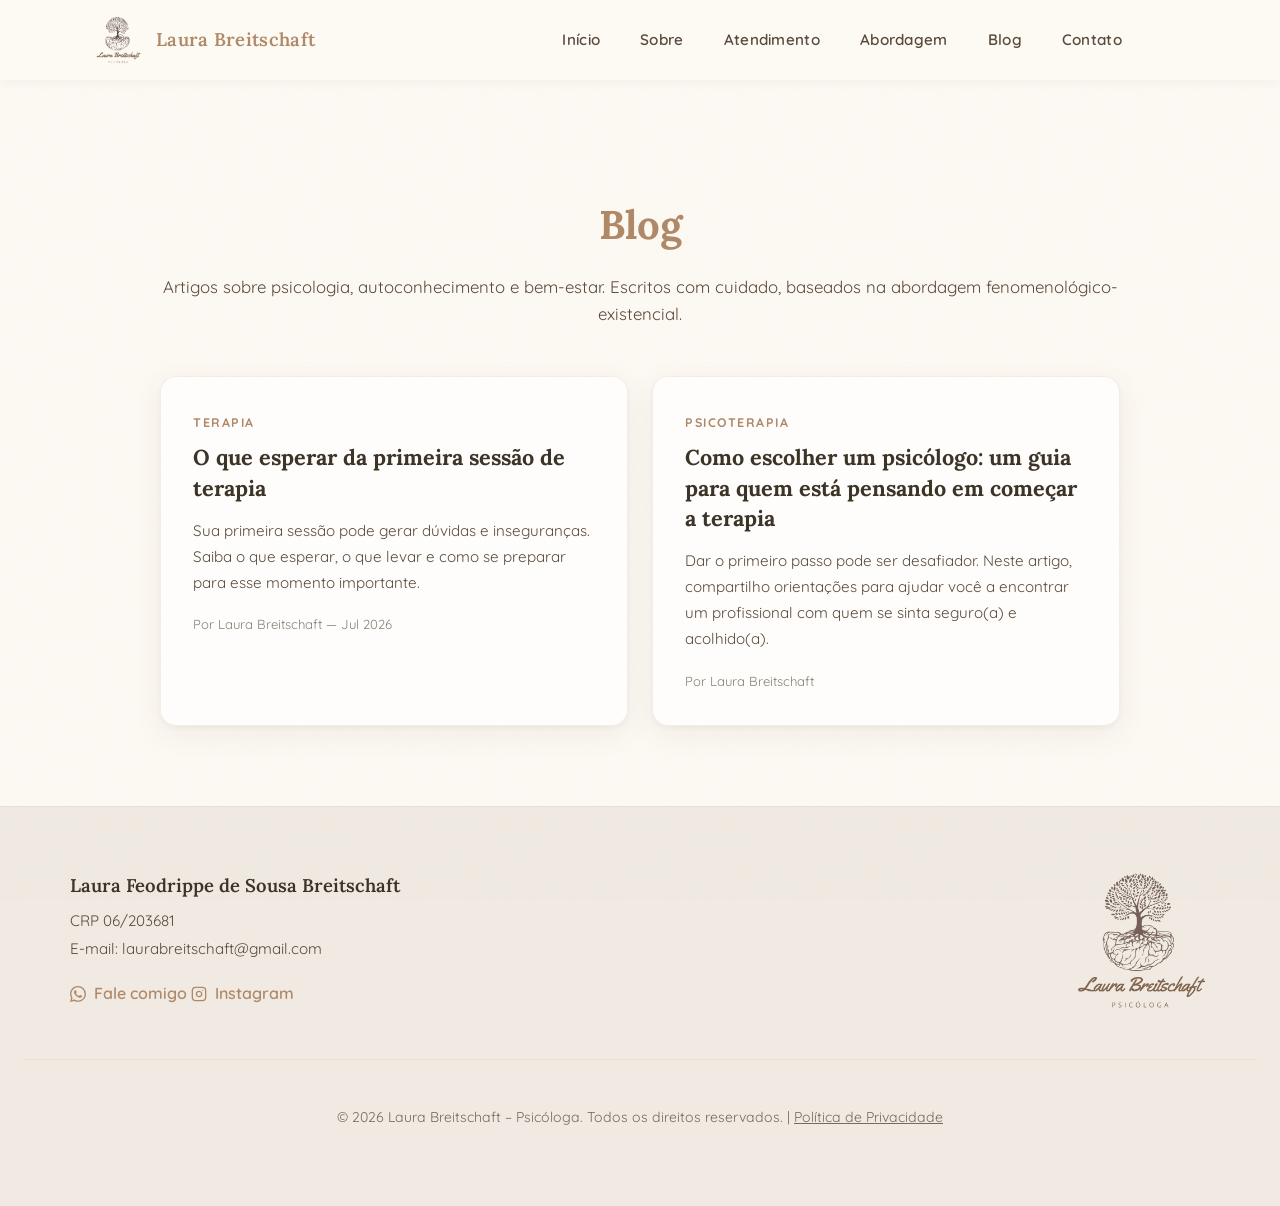
<file: blog/index.html>
<!DOCTYPE html>
<html lang="pt-BR">

<head>
    <meta charset="UTF-8" />
    <meta name="viewport" content="width=device-width, initial-scale=1.0" />
    <link rel="stylesheet" href="../style.css" />
    <link href="https://fonts.googleapis.com/css2?family=Lora:ital,wght@0,400;0,500;0,600;0,700;1,400;1,500&family=Quicksand:wght@400;500;600;700&display=swap" rel="stylesheet">
    <meta name="description" content="Blog da psicóloga Laura Breitschaft em Jundiaí — artigos sobre psicologia, autoconhecimento, ansiedade, fenomenologia existencial e bem-estar.">
    <meta property="og:title" content="Blog — Laura Breitschaft | Psicóloga em Jundiaí">
    <meta property="og:description" content="Artigos sobre psicologia, autoconhecimento, ansiedade e bem-estar. Escritos pela psicóloga Laura Breitschaft em Jundiaí.">
    <meta property="og:image" content="../img/sobre.png">
    <meta property="og:type" content="website">
    <meta name="twitter:card" content="summary_large_image">
    <link rel="icon" type="image/svg+xml" href="../favicon.svg">
    <title>Blog — Laura Breitschaft | Psicóloga em Jundiaí</title>
    <style>
        .blog-page {
            padding: 5rem 1.5rem;
        }
        .blog-container {
            max-width: 960px;
            margin: 0 auto;
        }
        .blog-container h1 {
            font-family: var(--fonte-titulo);
            font-size: 2.5rem;
            color: var(--cor-destaque);
            text-align: center;
            margin-bottom: 0.5rem;
        }
        .blog-container .blog-subtitle {
            text-align: center;
            color: var(--cor-texto-secundario);
            font-size: 1.05rem;
            margin-bottom: 3rem;
        }
        .blog-grid {
            display: grid;
            grid-template-columns: 1fr;
            gap: 1.5rem;
        }
        .blog-card {
            background: var(--cor-card);
            border-radius: 16px;
            box-shadow: var(--sombra-card);
            border: 1px solid rgba(233, 223, 212, 0.5);
            overflow: hidden;
            transition: var(--transicao-suave);
            text-decoration: none;
            color: inherit;
            display: block;
        }
        .blog-card:hover {
            transform: translateY(-6px);
            box-shadow: var(--sombra-card-hover);
        }
        .blog-card-body {
            padding: 2rem;
        }
        .blog-card-categoria {
            display: inline-block;
            font-size: 0.78rem;
            font-weight: 700;
            letter-spacing: 1.5px;
            text-transform: uppercase;
            color: var(--cor-destaque);
            margin-bottom: 0.6rem;
        }
        .blog-card-body h2 {
            font-family: var(--fonte-titulo);
            font-size: 1.35rem;
            color: var(--cor-texto-principal);
            margin: 0 0 0.6rem;
            line-height: 1.4;
        }
        .blog-card-body p {
            font-size: 0.95rem;
            color: var(--cor-texto-secundario);
            line-height: 1.7;
            margin-bottom: 1rem;
        }
        .blog-card-meta {
            font-size: 0.82rem;
            color: var(--cor-texto-secundario);
            opacity: 0.7;
        }
        @media (min-width: 768px) {
            .blog-grid {
                grid-template-columns: repeat(2, 1fr);
            }
        }
    </style>
</head>

<body>
    <div class="scroll-progress" aria-hidden="true"></div>
    <a class="skip-link" href="#blog-conteudo">Pular para o conteúdo</a>
    <header id="main-header">
        <nav class="navbar">
            <a href="../index.html" class="logo">
                <img src="../img/logo-rodape.png" alt="Logo Laura Breitschaft Psicóloga">
                <span>Laura Breitschaft</span>
            </a>
            <ul class="nav-links">
                <li><a href="../index.html">Início</a></li>
                <li><a href="../sobre.html">Sobre</a></li>
                <li><a href="../index.html#atendimento">Atendimento</a></li>
                <li><a href="../index.html#abordagem">Abordagem</a></li>
                <li><a href="index.html">Blog</a></li>
                <li><a href="../index.html#contato">Contato</a></li>
            </ul>
            <button class="menu-hamburger" aria-label="Abrir menu de navegação">
                <span></span><span></span><span></span>
            </button>
        </nav>
    </header>

    <main id="blog-conteudo">
        <section class="blog-page">
            <div class="blog-container">
                <h1>Blog</h1>
                <p class="blog-subtitle">Artigos sobre psicologia, autoconhecimento e bem-estar. Escritos com cuidado, baseados na abordagem fenomenológico-existencial.</p>

                <div class="blog-grid">
                    <a href="primeira-sessao-terapia.html" class="blog-card">
                        <div class="blog-card-body">
                            <span class="blog-card-categoria">Terapia</span>
                            <h2>O que esperar da primeira sessão de terapia</h2>
                            <p>Sua primeira sessão pode gerar dúvidas e inseguranças. Saiba o que esperar, o que levar e como se preparar para esse momento importante.</p>
                            <span class="blog-card-meta">Por Laura Breitschaft — Jul 2026</span>
                        </div>
                    </a>
                    <a href="artigo-exemplo.html" class="blog-card">
                        <div class="blog-card-body">
                            <span class="blog-card-categoria">Psicoterapia</span>
                            <h2>Como escolher um psicólogo: um guia para quem está pensando em começar a terapia</h2>
                            <p>Dar o primeiro passo pode ser desafiador. Neste artigo, compartilho orientações para ajudar você a encontrar um profissional com quem se sinta seguro(a) e acolhido(a).</p>
                            <span class="blog-card-meta">Por Laura Breitschaft</span>
                        </div>
                    </a>
                </div>
            </div>
        </section>
    </main>

    <footer>
        <div class="footer-container">
            <div class="footer-contato">
                <p class="footer-nome">Laura Feodrippe de Sousa Breitschaft</p>
                <p class="footer-info">CRP 06/203681</p>
                <p class="footer-info">E-mail: <a href="mailto:laurabreitschaft@gmail.com">laurabreitschaft@gmail.com</a></p>
                <a href="https://wa.me/5511948906433" target="_blank" class="footer-whatsapp" aria-label="Fale conosco pelo WhatsApp">
                    <svg xmlns="http://www.w3.org/2000/svg" width="1em" height="1em" viewBox="0 0 16 16" fill="currentColor"><path d="M13.601 2.326A7.854 7.854 0 0 0 7.994 0C3.627 0 .068 3.558.064 7.926c0 1.399.366 2.76 1.057 3.965L0 16l4.204-1.102a7.933 7.933 0 0 0 3.79.965h.004c4.368 0 7.926-3.558 7.93-7.93A7.898 7.898 0 0 0 13.6 2.326zM7.994 14.521a6.573 6.573 0 0 1-3.356-.92l-.24-.144-2.494.654.666-2.433-.156-.251a6.56 6.56 0 0 1-1.007-3.505c0-3.626 2.957-6.584 6.591-6.584a6.56 6.56 0 0 1 4.66 1.931 6.557 6.557 0 0 1 1.928 4.66c-.004 3.639-2.961 6.592-6.592 6.592zm3.615-4.934c-.197-.099-1.17-.578-1.353-.646-.182-.068-.315-.099-.445.099-.133.197-.513.646-.627.775-.114.133-.232.148-.43.05-.197-.1-.836-.308-1.592-.985-.59-.525-.985-1.175-1.103-1.372-.114-.198-.011-.304.088-.403.087-.088.197-.232.296-.346.1-.114.133-.198.198-.33.065-.134.034-.248-.015-.347-.05-.099-.445-1.076-.612-1.47-.16-.389-.323-.335-.445-.34-.114-.007-.247-.007-.38-.007a.729.729 0 0 0-.529.247c-.182.198-.691.677-.691 1.654 0 .977.71 1.916.81 2.049.098.133 1.394 2.132 3.383 2.992.47.205.84.326 1.129.418.475.152.904.129 1.246.08.38-.058 1.171-.48 1.338-.943.164-.464.164-.86.114-.943-.049-.084-.182-.133-.38-.232z"/></svg>
                    <span>Fale comigo</span>
                </a>
                <a href="https://www.instagram.com/psico.laurabreitschaft/" target="_blank" class="footer-instagram" aria-label="Siga no Instagram">
                    <svg xmlns="http://www.w3.org/2000/svg" width="1em" height="1em" viewBox="0 0 24 24" fill="none" stroke="currentColor" stroke-width="2" stroke-linecap="round" stroke-linejoin="round"><rect x="2" y="2" width="20" height="20" rx="5" ry="5"></rect><path d="M16 11.37A4 4 0 1 1 12.63 8 4 4 0 0 1 16 11.37z"></path><line x1="17.5" y1="6.5" x2="17.51" y2="6.5"></line></svg>
                    <span>Instagram</span>
                </a>
            </div>
            <div class="footer-logo">
                <img src="../img/logo-rodape.png" alt="Logo Laura Breitschaft Psicóloga" loading="lazy">
            </div>
        </div>
        <div class="footer-copy">
            <p>&copy; 2026 Laura Breitschaft – Psicóloga. Todos os direitos reservados. | <a href="../politica-privacidade.html" class="privacy-link">Política de Privacidade</a></p>
        </div>
    </footer>
</body>
</html>
</file>
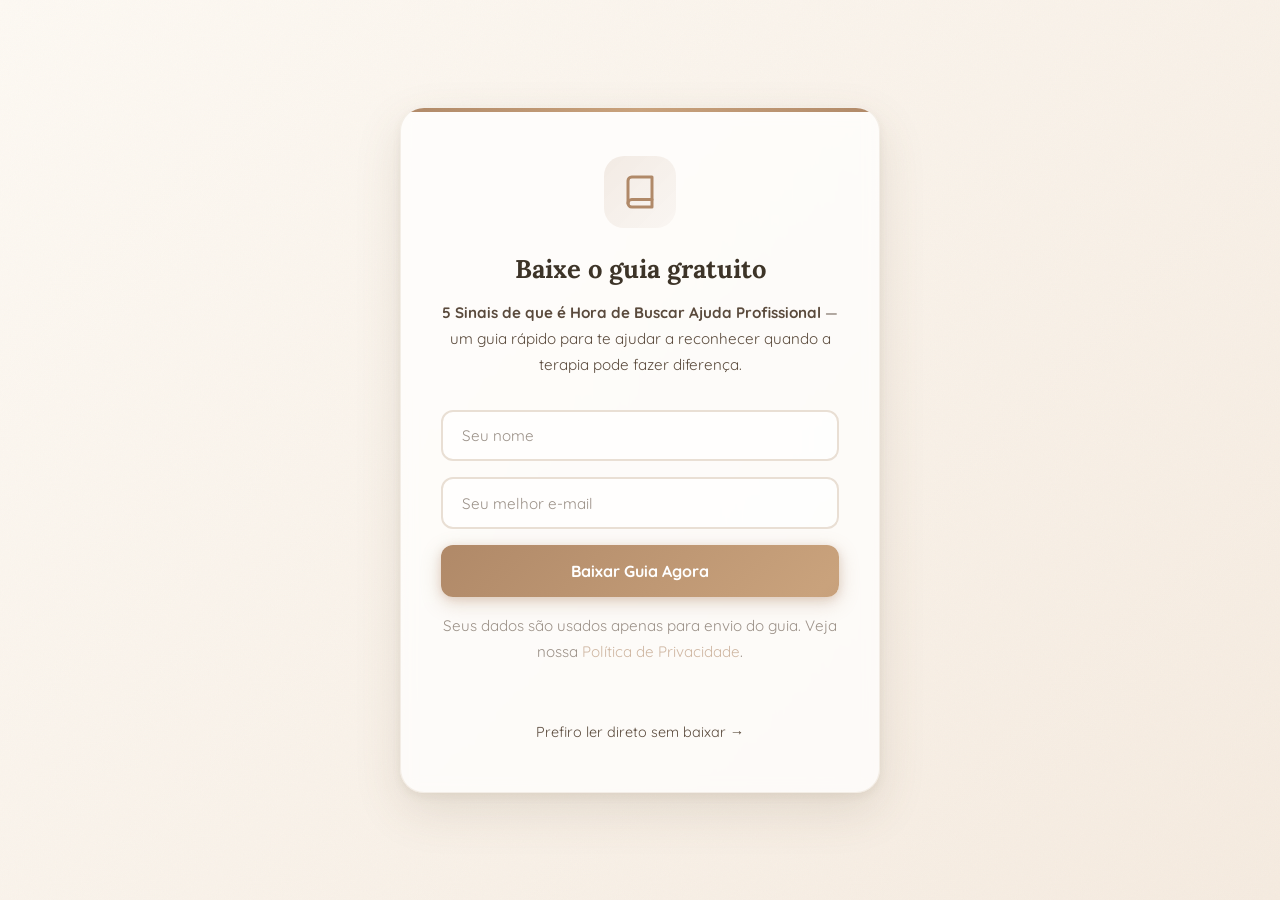
<file: baixar-guia.html>
<!DOCTYPE html>
<html lang="pt-BR">

<head>
    <meta charset="UTF-8">
    <meta name="viewport" content="width=device-width, initial-scale=1.0">
    <title>Baixe o Guia Gratuito | Laura Breitschaft — Psicóloga em Jundiaí</title>
    <meta name="description" content="Baixe gratuitamente o guia 5 Sinais de que é Hora de Buscar Ajuda Profissional. Um guia rápido da psicóloga Laura Breitschaft.">
    <link rel="stylesheet" href="style.css">
    <link href="https://fonts.googleapis.com/css2?family=Lora:ital,wght@0,400;0,600;0,700;1,400&family=Quicksand:wght@400;500;600;700&display=swap" rel="stylesheet">
    <link rel="icon" type="image/svg+xml" href="favicon.svg">
    <style>
        .capture-page {
            min-height: 100vh;
            display: flex;
            align-items: center;
            justify-content: center;
            background: linear-gradient(135deg, var(--cor-fundo) 0%, var(--cor-fundo-intermediario) 100%);
            padding: 2rem 1.5rem;
        }

        .capture-card {
            max-width: 480px;
            width: 100%;
            background: var(--cor-card);
            backdrop-filter: blur(8px);
            border-radius: 24px;
            box-shadow: var(--sombra-card-hover);
            border: 1px solid rgba(233, 223, 212, 0.5);
            padding: 3rem 2.5rem;
            text-align: center;
            position: relative;
            overflow: hidden;
        }

        .capture-card::before {
            content: '';
            position: absolute;
            top: 0;
            left: 0;
            width: 100%;
            height: 4px;
            background: var(--gradiente-cta);
        }

        .capture-icon {
            width: 72px;
            height: 72px;
            background: linear-gradient(135deg, rgba(176, 137, 104, 0.15), rgba(176, 137, 104, 0.05));
            border-radius: 20px;
            display: flex;
            align-items: center;
            justify-content: center;
            margin: 0 auto 1.5rem;
        }

        .capture-icon svg {
            width: 36px;
            height: 36px;
            color: var(--cor-destaque);
        }

        .capture-card h1 {
            font-family: var(--fonte-titulo);
            font-size: 1.6rem;
            font-weight: 700;
            color: var(--cor-texto-principal);
            line-height: 1.3;
            margin-bottom: 0.8rem;
        }

        .capture-card > p {
            font-size: 0.95rem;
            color: var(--cor-texto-secundario);
            line-height: 1.7;
            margin-bottom: 2rem;
        }

        .capture-form {
            display: flex;
            flex-direction: column;
            gap: 1rem;
        }

        .capture-form input[type="text"],
        .capture-form input[type="email"] {
            width: 100%;
            padding: 0.9rem 1.2rem;
            border: 2px solid var(--cor-borda);
            border-radius: 12px;
            font-family: var(--fonte-corpo);
            font-size: 0.95rem;
            color: var(--cor-texto-principal);
            background: rgba(255, 255, 255, 0.6);
            transition: border-color 0.3s ease;
            box-sizing: border-box;
        }

        .capture-form input:focus {
            outline: none;
            border-color: var(--cor-destaque);
        }

        .capture-form input::placeholder {
            color: var(--cor-texto-secundario);
            opacity: 0.6;
        }

        .capture-form button {
            width: 100%;
            padding: 1rem;
            background: var(--gradiente-cta);
            background-size: 200% 100%;
            color: white;
            border: none;
            border-radius: 12px;
            font-family: var(--fonte-corpo);
            font-size: 1rem;
            font-weight: 700;
            cursor: pointer;
            transition: var(--transicao-suave);
            box-shadow: var(--sombra-botao);
        }

        .capture-form button:hover {
            background-position: 100% 0;
            transform: translateY(-2px);
            box-shadow: var(--sombra-botao-hover);
        }

        .capture-privacy {
            font-size: 0.8rem;
            color: var(--cor-texto-secundario);
            opacity: 0.6;
            margin-top: 1rem;
            line-height: 1.5;
        }

        .capture-privacy a {
            color: var(--cor-destaque);
            text-decoration: none;
        }

        .capture-skip {
            display: inline-block;
            margin-top: 1.5rem;
            font-size: 0.9rem;
            color: var(--cor-texto-secundario);
            text-decoration: none;
            transition: color 0.3s ease;
        }

        .capture-skip:hover {
            color: var(--cor-destaque);
        }

        @media (max-width: 500px) {
            .capture-card {
                padding: 2.5rem 1.8rem;
            }
            .capture-card h1 {
                font-size: 1.4rem;
            }
        }
    </style>
</head>

<body>
    <div class="capture-page">
        <div class="capture-card">
            <div class="capture-icon">
                <svg xmlns="http://www.w3.org/2000/svg" viewBox="0 0 24 24" fill="none" stroke="currentColor" stroke-width="2" stroke-linecap="round" stroke-linejoin="round"><path d="M4 19.5A2.5 2.5 0 0 1 6.5 17H20"/><path d="M6.5 2H20v20H6.5A2.5 2.5 0 0 1 4 19.5v-15A2.5 2.5 0 0 1 6.5 2z"/></svg>
            </div>
            <h1>Baixe o guia gratuito</h1>
            <p><strong>5 Sinais de que é Hora de Buscar Ajuda Profissional</strong> — um guia rápido para te ajudar a reconhecer quando a terapia pode fazer diferença.</p>

            <form class="capture-form" action="https://formsubmit.co/laurabreitschaft@gmail.com" method="POST">
                <input type="text" name="name" placeholder="Seu nome" required>
                <input type="email" name="email" placeholder="Seu melhor e-mail" required>
                <input type="hidden" name="_subject" value="📥 Download do Guia - 5 Sinais">
                <input type="hidden" name="_captcha" value="false">
                <input type="hidden" name="_next" value="guia.html">
                <button type="submit">Baixar Guia Agora</button>
            </form>

            <p class="capture-privacy">Seus dados são usados apenas para envio do guia. Veja nossa <a href="politica-privacidade.html">Política de Privacidade</a>.</p>

            <a href="guia.html" class="capture-skip">Prefiro ler direto sem baixar →</a>
        </div>
    </div>
</body>

</html>
</file>
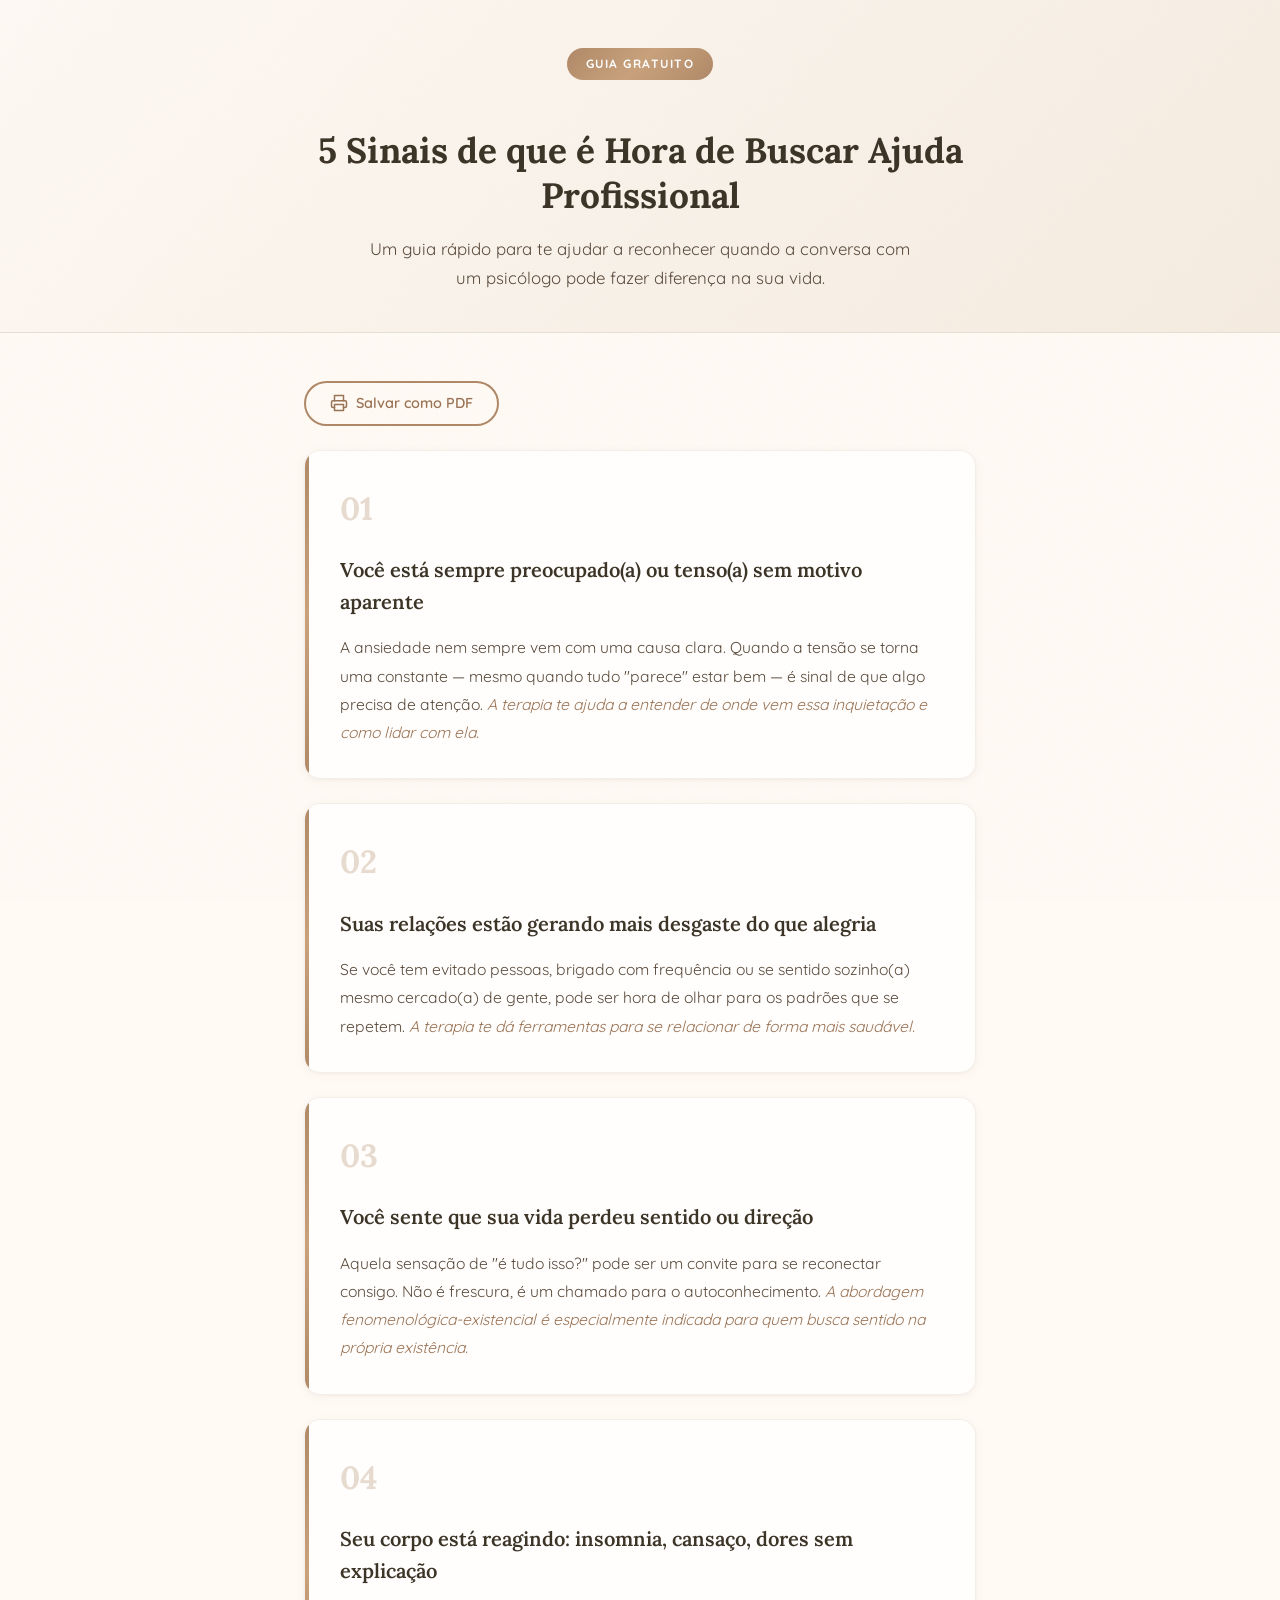
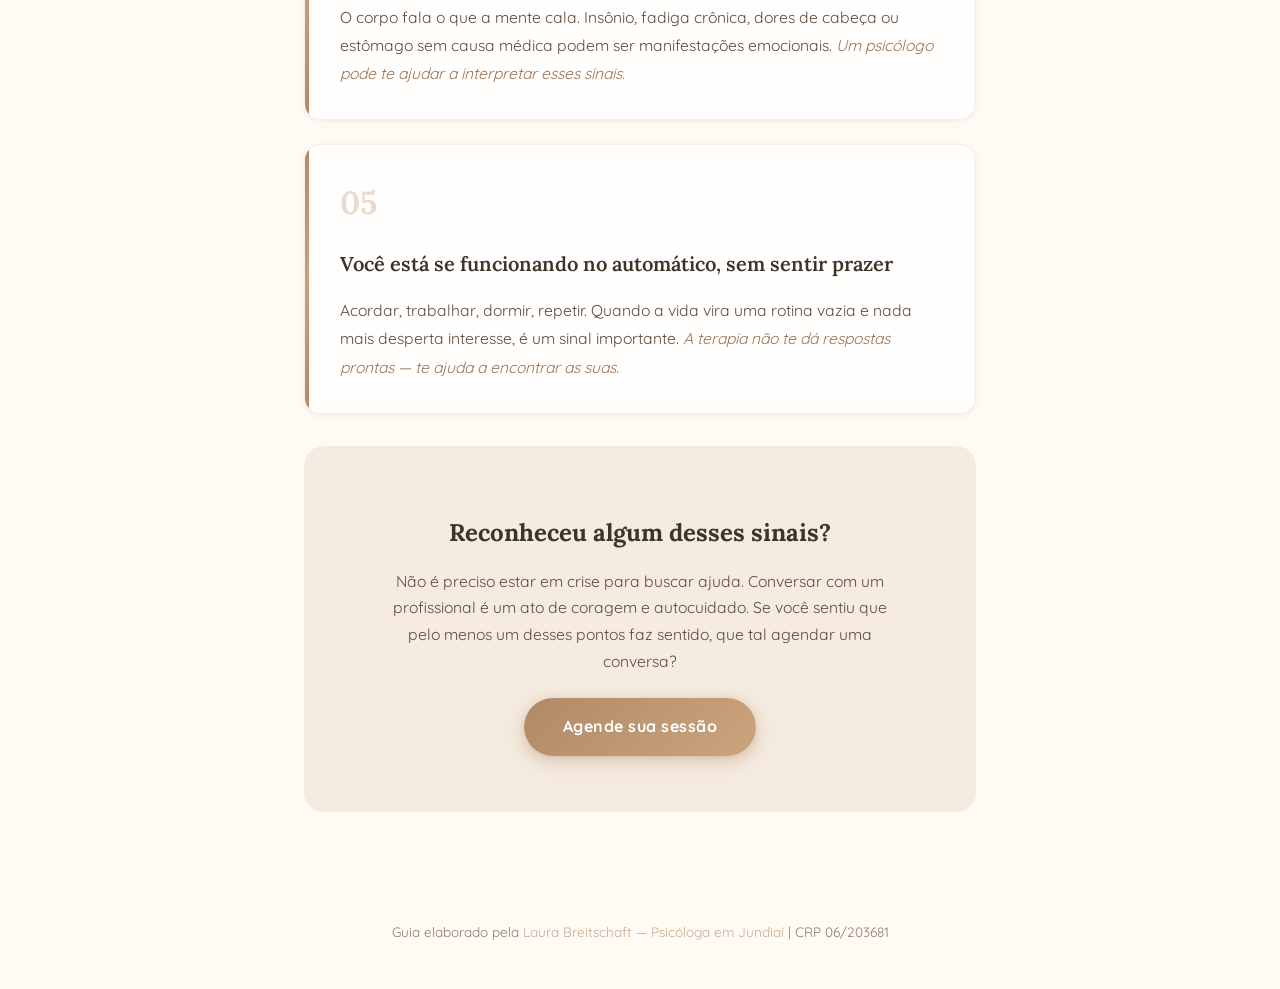
<file: guia.html>
<!DOCTYPE html>
<html lang="pt-BR">

<head>
    <meta charset="UTF-8">
    <meta name="viewport" content="width=device-width, initial-scale=1.0">
    <title>5 Sinais de que é Hora de Buscar Ajuda Profissional | Laura Breitschaft</title>
    <meta name="description" content="Guia gratuito: 5 sinais de que é hora de buscar ajuda psicológica. Baixe e descubra se a terapia pode ajudar você.">
    <link rel="stylesheet" href="style.css">
    <link href="https://fonts.googleapis.com/css2?family=Lora:ital,wght@0,400;0,600;0,700;1,400&family=Quicksand:wght@400;500;600;700&display=swap" rel="stylesheet">
    <link rel="icon" type="image/svg+xml" href="favicon.svg">
    <style>
        .guia-page {
            min-height: 100vh;
            background: var(--cor-fundo-claro);
        }

        .guia-header {
            background: linear-gradient(135deg, var(--cor-fundo) 0%, var(--cor-fundo-intermediario) 100%);
            padding: 3rem 1.5rem 2.5rem;
            text-align: center;
            border-bottom: 1px solid var(--cor-borda);
        }

        .guia-badge {
            display: inline-block;
            background: var(--gradiente-cta);
            color: white;
            font-size: 0.75rem;
            font-weight: 700;
            letter-spacing: 1.5px;
            text-transform: uppercase;
            padding: 0.4rem 1.2rem;
            border-radius: 50px;
            margin-bottom: 1.5rem;
        }

        .guia-header h1 {
            font-family: var(--fonte-titulo);
            font-size: 2.2rem;
            font-weight: 700;
            color: var(--cor-texto-principal);
            line-height: 1.3;
            margin-bottom: 1rem;
            max-width: 700px;
            margin-left: auto;
            margin-right: auto;
        }

        .guia-header p {
            font-size: 1.05rem;
            color: var(--cor-texto-secundario);
            max-width: 550px;
            margin: 0 auto;
            line-height: 1.7;
        }

        .guia-content {
            max-width: 720px;
            margin: 0 auto;
            padding: 3rem 1.5rem 4rem;
        }

        .guia-sinal {
            background: var(--cor-card);
            border-radius: 16px;
            padding: 2rem 2.2rem;
            margin-bottom: 1.5rem;
            box-shadow: var(--sombra-sutil);
            border: 1px solid rgba(233, 223, 212, 0.5);
            position: relative;
            overflow: hidden;
        }

        .guia-sinal::before {
            content: '';
            position: absolute;
            top: 0;
            left: 0;
            width: 4px;
            height: 100%;
            background: var(--gradiente-cta);
        }

        .guia-sinal-numero {
            font-family: var(--fonte-titulo);
            font-size: 2rem;
            font-weight: 700;
            color: var(--cor-destaque);
            opacity: 0.3;
            margin-bottom: 0.3rem;
        }

        .guia-sinal h3 {
            font-family: var(--fonte-titulo);
            font-size: 1.25rem;
            font-weight: 600;
            color: var(--cor-texto-principal);
            margin-bottom: 0.8rem;
        }

        .guia-sinal p {
            font-size: 0.98rem;
            line-height: 1.8;
            color: var(--cor-texto-secundario);
            margin-bottom: 0;
        }

        .guia-sinal em {
            color: var(--cor-destaque-profundo);
            font-style: italic;
        }

        .guia-cta-section {
            text-align: center;
            background: var(--cor-fundo-intermediario);
            padding: 3rem 1.5rem;
            border-radius: 20px;
            margin-top: 2rem;
        }

        .guia-cta-section h2 {
            font-family: var(--fonte-titulo);
            font-size: 1.5rem;
            font-weight: 700;
            color: var(--cor-texto-principal);
            margin-bottom: 0.8rem;
        }

        .guia-cta-section p {
            font-size: 0.98rem;
            color: var(--cor-texto-secundario);
            margin-bottom: 1.5rem;
            max-width: 500px;
            margin-left: auto;
            margin-right: auto;
            line-height: 1.7;
        }

        .guia-footer {
            text-align: center;
            padding: 2rem 1.5rem;
            font-size: 0.85rem;
            color: var(--cor-texto-secundario);
            opacity: 0.7;
        }

        .guia-footer a {
            color: var(--cor-destaque);
            text-decoration: none;
        }

        .print-btn {
            display: inline-flex;
            align-items: center;
            gap: 0.5rem;
            background: transparent;
            border: 2px solid var(--cor-destaque);
            color: var(--cor-destaque-profundo);
            padding: 0.7rem 1.5rem;
            border-radius: 50px;
            font-family: var(--fonte-corpo);
            font-size: 0.9rem;
            font-weight: 600;
            cursor: pointer;
            transition: var(--transicao-suave);
            margin-bottom: 1.5rem;
        }

        .print-btn:hover {
            background: var(--cor-destaque);
            color: white;
        }

        @media print {
            .guia-header, .guia-cta-section, .guia-footer, .print-btn { display: none; }
            .guia-content { padding: 0; max-width: 100%; }
            .guia-sinal { box-shadow: none; border: 1px solid #ddd; break-inside: avoid; }
            body { background: white; }
            body::before { display: none; }
        }

        @media (max-width: 600px) {
            .guia-header h1 { font-size: 1.7rem; }
            .guia-sinal { padding: 1.5rem; }
        }
    </style>
</head>

<body>
    <div class="guia-page">
        <div class="guia-header">
            <span class="guia-badge">Guia Gratuito</span>
            <h1>5 Sinais de que é Hora de Buscar Ajuda Profissional</h1>
            <p>Um guia rápido para te ajudar a reconhecer quando a conversa com um psicólogo pode fazer diferença na sua vida.</p>
        </div>

        <div class="guia-content">
            <button class="print-btn" onclick="window.print()">
                <svg xmlns="http://www.w3.org/2000/svg" width="18" height="18" viewBox="0 0 24 24" fill="none" stroke="currentColor" stroke-width="2" stroke-linecap="round" stroke-linejoin="round"><polyline points="6 9 6 2 18 2 18 9"/><path d="M6 18H4a2 2 0 0 1-2-2v-5a2 2 0 0 1 2-2h16a2 2 0 0 1 2 2v5a2 2 0 0 1-2 2h-2"/><rect x="6" y="14" width="12" height="8"/></svg>
                Salvar como PDF
            </button>

            <div class="guia-sinal">
                <div class="guia-sinal-numero">01</div>
                <h3>Você está sempre preocupado(a) ou tenso(a) sem motivo aparente</h3>
                <p>A ansiedade nem sempre vem com uma causa clara. Quando a tensão se torna uma constante — mesmo quando tudo "parece" estar bem — é sinal de que algo precisa de atenção. <em>A terapia te ajuda a entender de onde vem essa inquietação e como lidar com ela.</em></p>
            </div>

            <div class="guia-sinal">
                <div class="guia-sinal-numero">02</div>
                <h3>Suas relações estão gerando mais desgaste do que alegria</h3>
                <p>Se você tem evitado pessoas, brigado com frequência ou se sentido sozinho(a) mesmo cercado(a) de gente, pode ser hora de olhar para os padrões que se repetem. <em>A terapia te dá ferramentas para se relacionar de forma mais saudável.</em></p>
            </div>

            <div class="guia-sinal">
                <div class="guia-sinal-numero">03</div>
                <h3>Você sente que sua vida perdeu sentido ou direção</h3>
                <p>Aquela sensação de "é tudo isso?" pode ser um convite para se reconectar consigo. Não é frescura, é um chamado para o autoconhecimento. <em>A abordagem fenomenológica-existencial é especialmente indicada para quem busca sentido na própria existência.</em></p>
            </div>

            <div class="guia-sinal">
                <div class="guia-sinal-numero">04</div>
                <h3>Seu corpo está reagindo: insomnia, cansaço, dores sem explicação</h3>
                <p>O corpo fala o que a mente cala. Insônio, fadiga crônica, dores de cabeça ou estômago sem causa médica podem ser manifestações emocionais. <em>Um psicólogo pode te ajudar a interpretar esses sinais.</em></p>
            </div>

            <div class="guia-sinal">
                <div class="guia-sinal-numero">05</div>
                <h3>Você está se funcionando no automático, sem sentir prazer</h3>
                <p>Acordar, trabalhar, dormir, repetir. Quando a vida vira uma rotina vazia e nada mais desperta interesse, é um sinal importante. <em>A terapia não te dá respostas prontas — te ajuda a encontrar as suas.</em></p>
            </div>

            <div class="guia-cta-section">
                <h2>Reconheceu algum desses sinais?</h2>
                <p>Não é preciso estar em crise para buscar ajuda. Conversar com um profissional é um ato de coragem e autocuidado. Se você sentiu que pelo menos um desses pontos faz sentido, que tal agendar uma conversa?</p>
                <a href="https://wa.me/5511948906433?text=Ol%C3%A1%2C%20li%20o%20guia%20no%20seu%20site%20e%20gostaria%20de%20agendar%20uma%20sess%C3%A3o." target="_blank" class="btn-whatsapp">Agende sua sessão</a>
            </div>
        </div>

        <div class="guia-footer">
            <p>Guia elaborado pela <a href="index.html">Laura Breitschaft — Psicóloga em Jundiaí</a> | CRP 06/203681</p>
        </div>
    </div>
</body>

</html>
</file>
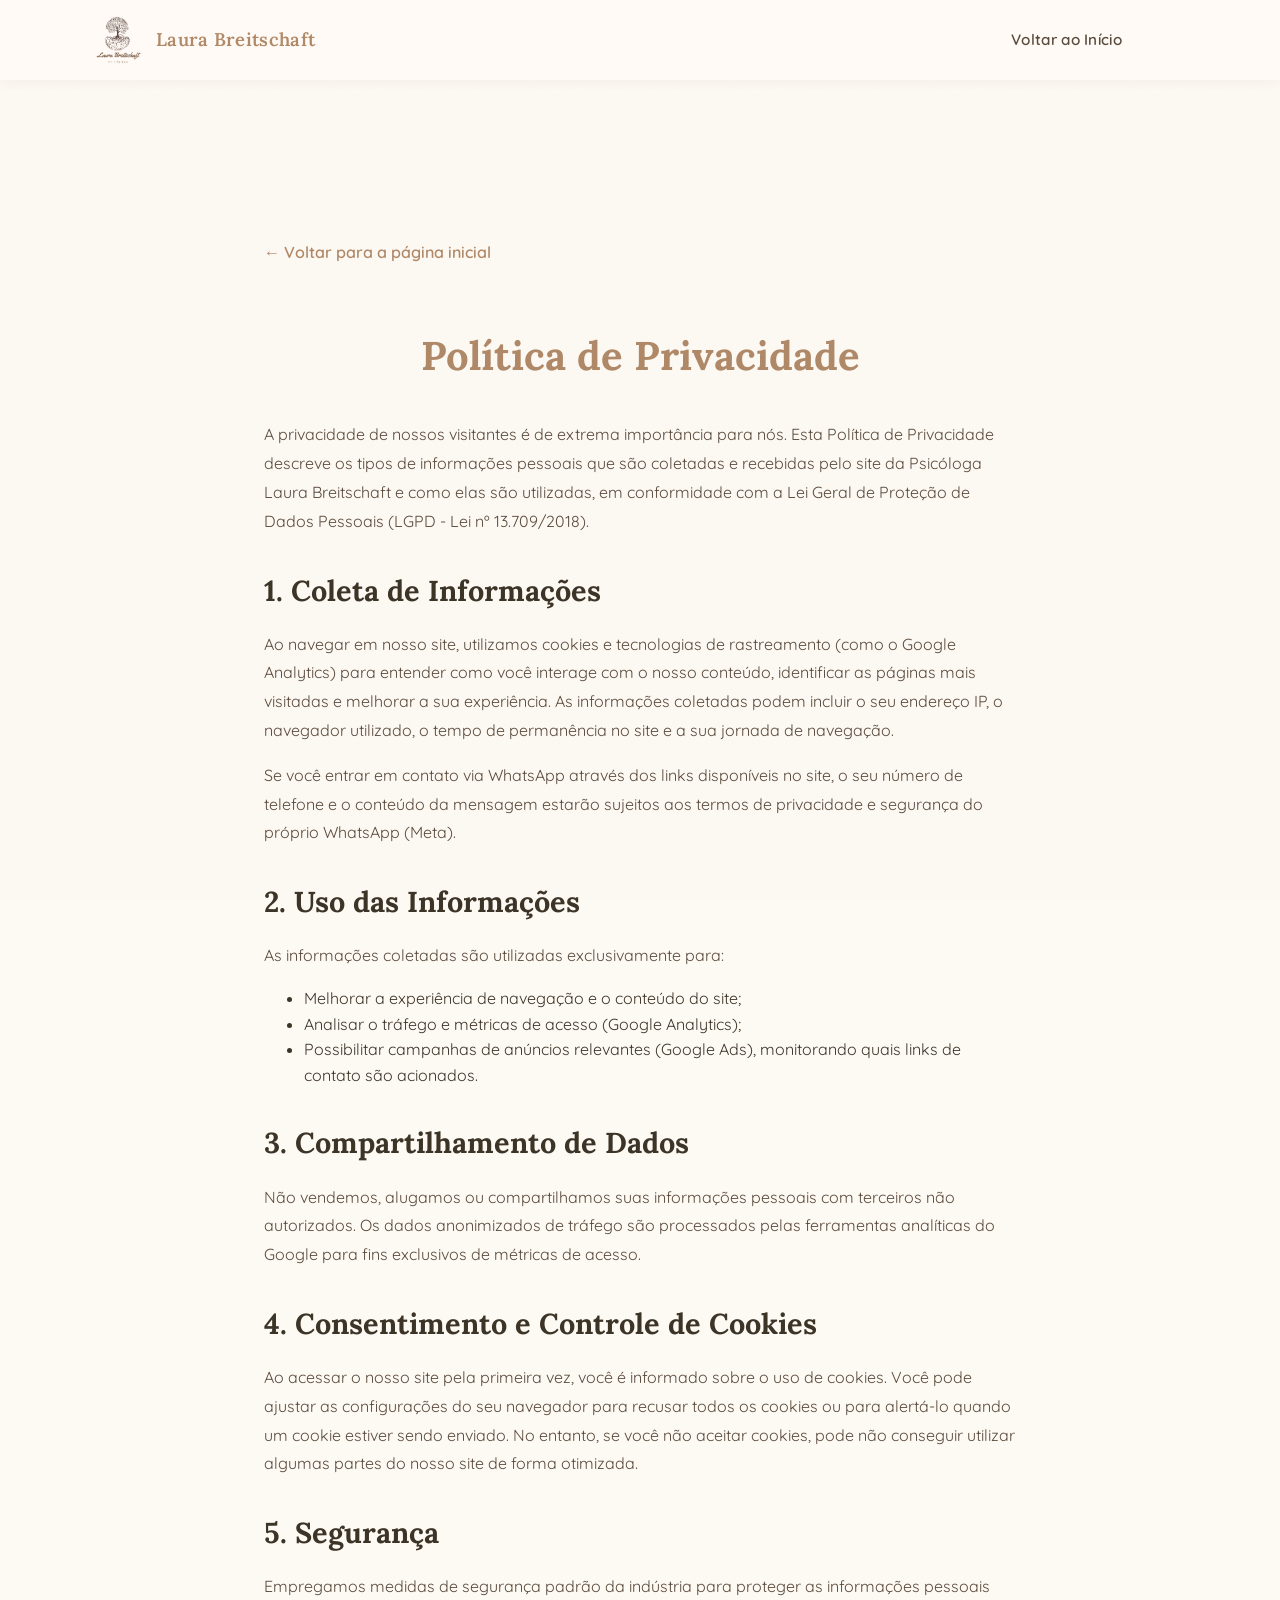
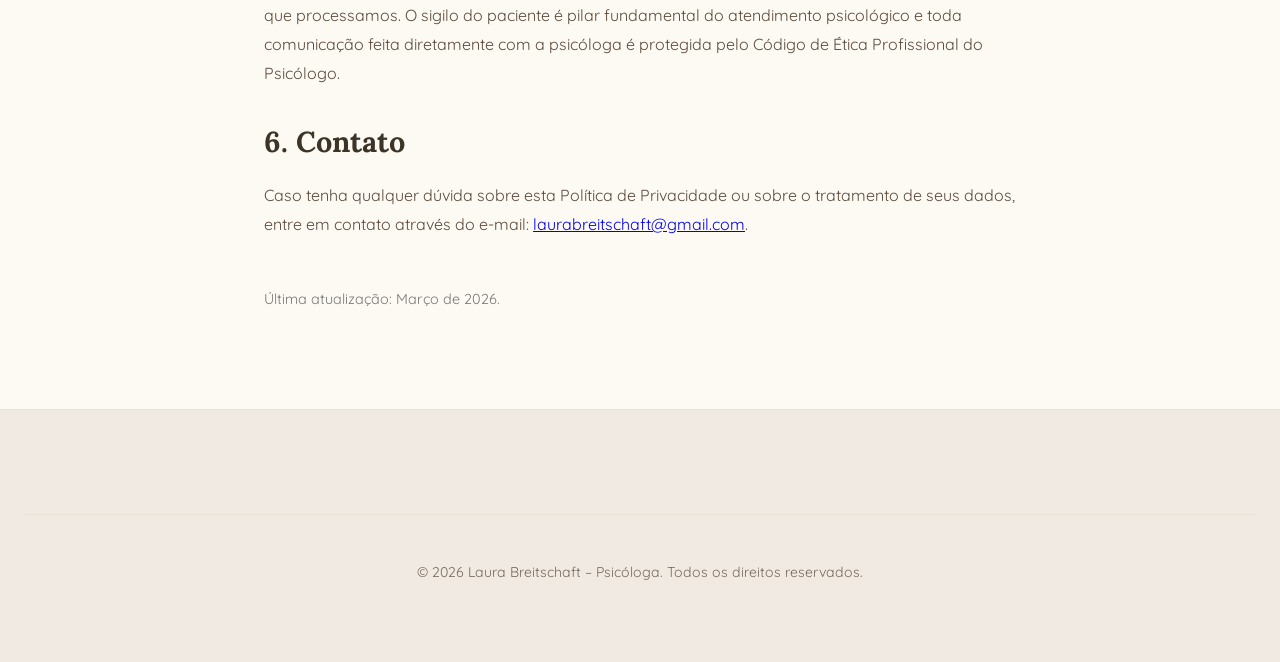
<file: politica-privacidade.html>
<!DOCTYPE html>
<html lang="pt-BR">

<head>
    <meta charset="UTF-8" />
    <meta name="viewport" content="width=device-width, initial-scale=1.0" />
    <link
        href="https://fonts.googleapis.com/css2?family=Lora:ital,wght@0,400;0,500;0,600;0,700;1,400;1,500&family=Quicksand:wght@400;500;600;700&display=swap"
        rel="stylesheet">
    <link href="style.css" rel="stylesheet">
    <title>Política de Privacidade — Laura Breitschaft</title>
    <style>
        .privacy-page {
            padding: 10rem 1.5rem 5rem;
            max-width: 800px;
            margin: 0 auto;
        }
        .privacy-page h1 {
            font-family: var(--fonte-titulo);
            color: var(--cor-destaque);
            margin-bottom: 2rem;
            text-align: center;
            font-size: 2.5rem;
        }
        .privacy-page h2 {
            font-family: var(--fonte-titulo);
            color: var(--cor-texto-principal);
            margin-top: 2rem;
            margin-bottom: 1rem;
            font-size: 1.8rem;
        }
        .privacy-page p {
            margin-bottom: 1rem;
            line-height: 1.8;
            color: var(--cor-texto-secundario);
        }
        .back-link {
            display: inline-block;
            margin-bottom: 2rem;
            color: var(--cor-destaque);
            text-decoration: none;
            font-weight: 600;
        }
        .back-link:hover {
            text-decoration: underline;
        }
    </style>
</head>

<body>
    <header id="main-header" style="background: rgba(255, 250, 245, 0.95);">
        <nav class="navbar">
            <a href="index.html" class="logo">
                <img src="img/logo-rodape.png" alt="Logo Laura Breitschaft">
                <span>Laura Breitschaft</span>
            </a>
            <ul class="nav-links">
                <li><a href="index.html">Voltar ao Início</a></li>
            </ul>
        </nav>
    </header>

    <main class="privacy-page">
        <a href="index.html" class="back-link">← Voltar para a página inicial</a>
        
        <h1>Política de Privacidade</h1>
        <p>A privacidade de nossos visitantes é de extrema importância para nós. Esta Política de Privacidade descreve os tipos de informações pessoais que são coletadas e recebidas pelo site da Psicóloga Laura Breitschaft e como elas são utilizadas, em conformidade com a Lei Geral de Proteção de Dados Pessoais (LGPD - Lei nº 13.709/2018).</p>

        <h2>1. Coleta de Informações</h2>
        <p>Ao navegar em nosso site, utilizamos cookies e tecnologias de rastreamento (como o Google Analytics) para entender como você interage com o nosso conteúdo, identificar as páginas mais visitadas e melhorar a sua experiência. As informações coletadas podem incluir o seu endereço IP, o navegador utilizado, o tempo de permanência no site e a sua jornada de navegação.</p>
        <p>Se você entrar em contato via WhatsApp através dos links disponíveis no site, o seu número de telefone e o conteúdo da mensagem estarão sujeitos aos termos de privacidade e segurança do próprio WhatsApp (Meta).</p>

        <h2>2. Uso das Informações</h2>
        <p>As informações coletadas são utilizadas exclusivamente para:</p>
        <ul>
            <li>Melhorar a experiência de navegação e o conteúdo do site;</li>
            <li>Analisar o tráfego e métricas de acesso (Google Analytics);</li>
            <li>Possibilitar campanhas de anúncios relevantes (Google Ads), monitorando quais links de contato são acionados.</li>
        </ul>

        <h2>3. Compartilhamento de Dados</h2>
        <p>Não vendemos, alugamos ou compartilhamos suas informações pessoais com terceiros não autorizados. Os dados anonimizados de tráfego são processados pelas ferramentas analíticas do Google para fins exclusivos de métricas de acesso.</p>

        <h2>4. Consentimento e Controle de Cookies</h2>
        <p>Ao acessar o nosso site pela primeira vez, você é informado sobre o uso de cookies. Você pode ajustar as configurações do seu navegador para recusar todos os cookies ou para alertá-lo quando um cookie estiver sendo enviado. No entanto, se você não aceitar cookies, pode não conseguir utilizar algumas partes do nosso site de forma otimizada.</p>

        <h2>5. Segurança</h2>
        <p>Empregamos medidas de segurança padrão da indústria para proteger as informações pessoais que processamos. O sigilo do paciente é pilar fundamental do atendimento psicológico e toda comunicação feita diretamente com a psicóloga é protegida pelo Código de Ética Profissional do Psicólogo.</p>

        <h2>6. Contato</h2>
        <p>Caso tenha qualquer dúvida sobre esta Política de Privacidade ou sobre o tratamento de seus dados, entre em contato através do e-mail: <a href="mailto:laurabreitschaft@gmail.com">laurabreitschaft@gmail.com</a>.</p>
        
        <p style="margin-top: 3rem; font-size: 0.9em; color: #777;">Última atualização: Março de 2026.</p>
    </main>

    <footer>
        <div class="footer-copy">
            <p>&copy; 2026 Laura Breitschaft – Psicóloga. Todos os direitos reservados.</p>
        </div>
    </footer>
</body>
</html>
</file>
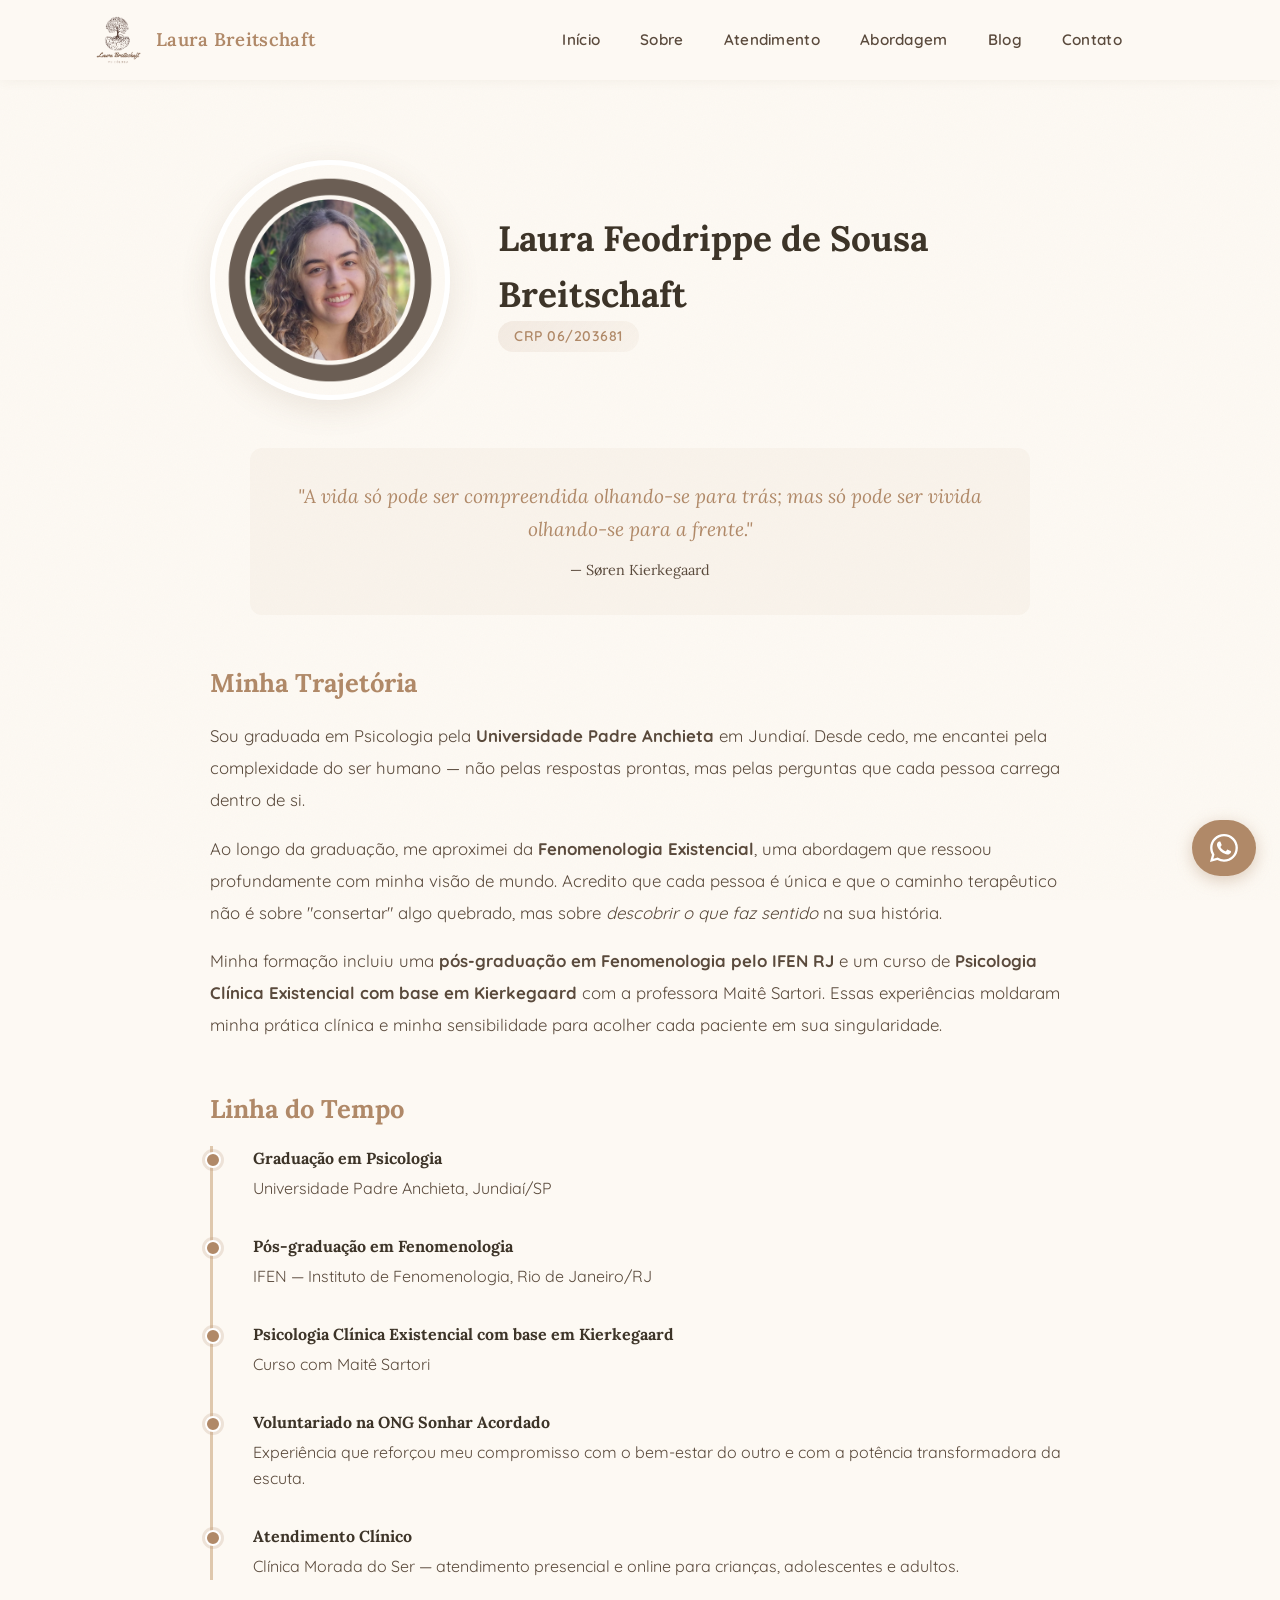
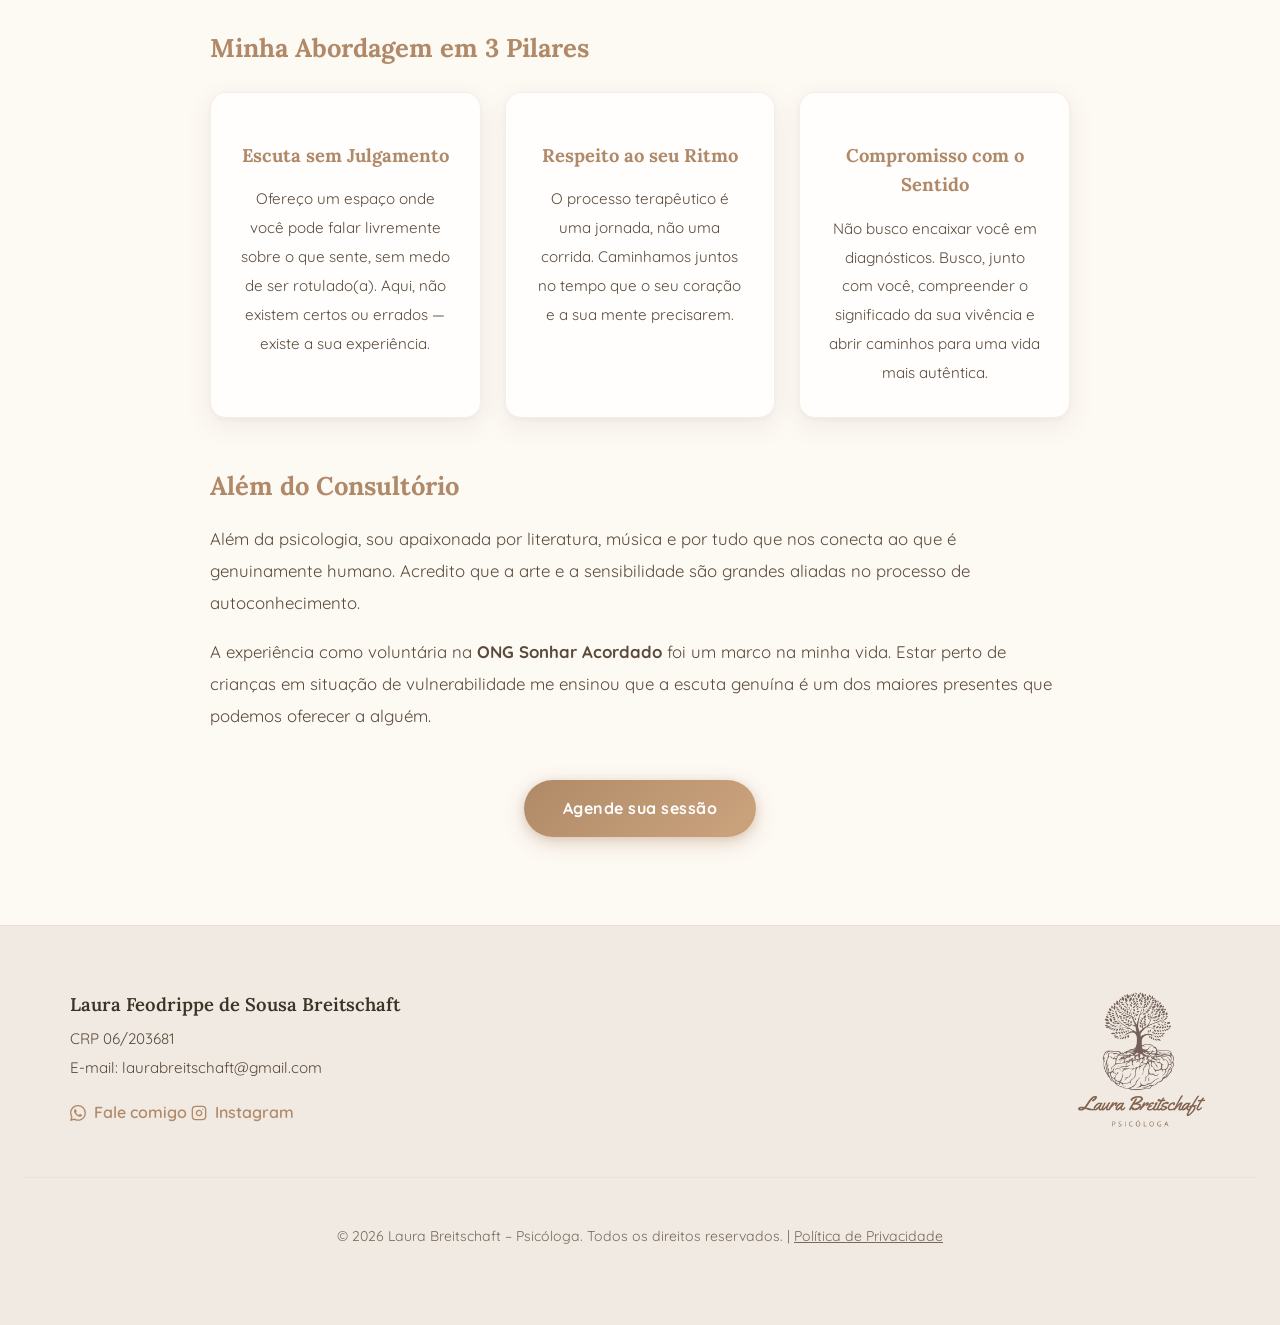
<file: sobre.html>
<!DOCTYPE html>
<html lang="pt-BR">

<head>
    <meta charset="UTF-8" />
    <meta name="viewport" content="width=device-width, initial-scale=1.0" />
    <link rel="stylesheet" href="style.css" />
    <link href="https://fonts.googleapis.com/css2?family=Lora:ital,wght@0,400;0,500;0,600;0,700;1,400;1,500&family=Quicksand:wght@400;500;600;700&display=swap" rel="stylesheet">
    <link href="https://unpkg.com/aos@2.3.1/dist/aos.css" rel="stylesheet">
    <meta name="description" content="Conheça a psicóloga Laura Breitschaft — CRP 06/203681 em Jundiaí. Abordagem fenomenológico-existencial, formação e filosofia de trabalho. Terapia online e presencial.">
    <meta property="og:title" content="Sobre — Laura Breitschaft | Psicóloga em Jundiaí">
    <meta property="og:description" content="Conheça a trajetória da psicóloga Laura Breitschaft em Jundiaí. Abordagem fenomenológico-existencial.">
    <meta property="og:image" content="img/sobre.png">
    <meta property="og:type" content="website">
    <meta name="twitter:card" content="summary_large_image">
    <link rel="icon" type="image/svg+xml" href="favicon.svg">
    <title>Sobre — Laura Breitschaft | Psicóloga em Jundiaí</title>
    <style>
        .sobre-page {
            padding: 5rem 1.5rem;
        }
        .sobre-page-container {
            max-width: 860px;
            margin: 0 auto;
        }
        .sobre-page-hero {
            display: flex;
            flex-direction: column;
            align-items: center;
            gap: 2rem;
            margin-bottom: 3rem;
        }
        .sobre-page-hero img {
            width: 240px;
            height: 240px;
            border-radius: 50%;
            object-fit: cover;
            border: 5px solid #fff;
            box-shadow: 0 8px 32px rgba(107, 83, 58, 0.12);
        }
        .sobre-page-hero h1 {
            font-family: var(--fonte-titulo);
            font-size: 2.2rem;
            color: var(--cor-texto-principal);
            text-align: center;
            margin: 0;
        }
        .sobre-page-hero .crp {
            margin-top: 0.3rem;
            padding: 0.4rem 1rem;
            background: linear-gradient(135deg, rgba(176, 137, 104, 0.12), rgba(176, 137, 104, 0.05));
            border-radius: 20px;
            font-size: 0.88rem;
            font-weight: 600;
            color: var(--cor-destaque);
            letter-spacing: 0.5px;
        }
        .sobre-page-citacao {
            font-family: var(--fonte-titulo);
            font-style: italic;
            text-align: center;
            font-size: 1.2rem;
            color: var(--cor-destaque);
            padding: 2rem;
            margin-bottom: 3rem;
            background: rgba(176, 137, 104, 0.05);
            border-radius: 12px;
            line-height: 1.7;
        }
        .sobre-page-citacao cite {
            display: block;
            margin-top: 0.8rem;
            font-size: 0.9rem;
            font-style: normal;
            color: var(--cor-texto-secundario);
        }
        .sobre-page-section {
            margin-bottom: 3rem;
        }
        .sobre-page-section h2 {
            font-family: var(--fonte-titulo);
            font-size: 1.6rem;
            color: var(--cor-destaque);
            margin-bottom: 1rem;
        }
        .sobre-page-section p {
            font-size: 1.05rem;
            line-height: 1.9;
            color: var(--cor-texto-secundario);
            margin-bottom: 1rem;
        }
        .sobre-timeline {
            list-style: none;
            padding: 0;
            margin: 0;
            border-left: 3px solid var(--cor-destaque-suave);
            padding-left: 1.5rem;
        }
        .sobre-timeline li {
            position: relative;
            padding-left: 1rem;
            margin-bottom: 2rem;
            line-height: 1.6;
            color: var(--cor-texto-secundario);
        }
        .sobre-timeline li::before {
            content: '';
            position: absolute;
            left: -2rem;
            top: 0.4rem;
            width: 12px;
            height: 12px;
            background: var(--cor-destaque);
            border-radius: 50%;
            border: 2px solid #fff;
            box-shadow: 0 0 0 3px rgba(176, 137, 104, 0.2);
        }
        .sobre-timeline li strong {
            display: block;
            color: var(--cor-texto-principal);
            margin-bottom: 0.3rem;
            font-family: var(--fonte-titulo);
        }
        .sobre-pilares {
            display: grid;
            grid-template-columns: 1fr;
            gap: 1.5rem;
            margin-top: 1.5rem;
        }
        .sobre-pilar {
            background: var(--cor-card);
            padding: 1.8rem;
            border-radius: 16px;
            box-shadow: var(--sombra-card);
            border: 1px solid rgba(233, 223, 212, 0.5);
            text-align: center;
        }
        .sobre-pilar h3 {
            font-family: var(--fonte-titulo);
            color: var(--cor-destaque);
            margin-bottom: 0.5rem;
        }
        .sobre-pilar p {
            font-size: 0.95rem;
            margin-bottom: 0;
        }
        @media (min-width: 768px) {
            .sobre-page-hero {
                flex-direction: row;
                text-align: left;
                gap: 3rem;
            }
            .sobre-page-hero h1 {
                text-align: left;
            }
            .sobre-pilares {
                grid-template-columns: repeat(3, 1fr);
            }
        }
    </style>
</head>

<body>
    <div class="scroll-progress" aria-hidden="true"></div>
    <a class="skip-link" href="#sobre-conteudo">Pular para o conteúdo</a>
    <header id="main-header">
        <nav class="navbar">
            <a href="index.html" class="logo">
                <img src="img/logo-rodape.png" alt="Logo Laura Breitschaft Psicóloga">
                <span>Laura Breitschaft</span>
            </a>
            <ul class="nav-links">
                <li><a href="index.html">Início</a></li>
                <li><a href="sobre.html">Sobre</a></li>
                <li><a href="index.html#atendimento">Atendimento</a></li>
                <li><a href="index.html#abordagem">Abordagem</a></li>
                <li><a href="blog/index.html">Blog</a></li>
                <li><a href="index.html#contato">Contato</a></li>
            </ul>
            <button class="menu-hamburger" aria-label="Abrir menu de navegação">
                <span></span><span></span><span></span>
            </button>
        </nav>
    </header>

    <main id="sobre-conteudo">
        <section class="sobre-page">
            <div class="sobre-page-container">
                <div class="sobre-page-hero" data-aos="fade-up">
                    <img src="img/sobre.png" alt="Foto de Laura Breitschaft, psicóloga">
                    <div>
                        <h1>Laura Feodrippe de Sousa Breitschaft</h1>
                        <span class="crp">CRP 06/203681</span>
                    </div>
                </div>

                <blockquote class="sobre-page-citacao" data-aos="fade-up">
                    "A vida só pode ser compreendida olhando-se para trás; mas só pode ser vivida olhando-se para a frente."
                    <cite>— Søren Kierkegaard</cite>
                </blockquote>

                <div class="sobre-page-section" data-aos="fade-up">
                    <h2>Minha Trajetória</h2>
                    <p>Sou graduada em Psicologia pela <strong>Universidade Padre Anchieta</strong> em Jundiaí. Desde cedo, me encantei pela complexidade do ser humano — não pelas respostas prontas, mas pelas perguntas que cada pessoa carrega dentro de si.</p>
                    <p>Ao longo da graduação, me aproximei da <strong>Fenomenologia Existencial</strong>, uma abordagem que ressoou profundamente com minha visão de mundo. Acredito que cada pessoa é única e que o caminho terapêutico não é sobre "consertar" algo quebrado, mas sobre <em>descobrir o que faz sentido</em> na sua história.</p>
                    <p>Minha formação incluiu uma <strong>pós-graduação em Fenomenologia pelo IFEN RJ</strong> e um curso de <strong>Psicologia Clínica Existencial com base em Kierkegaard</strong> com a professora Maitê Sartori. Essas experiências moldaram minha prática clínica e minha sensibilidade para acolher cada paciente em sua singularidade.</p>
                </div>

                <div class="sobre-page-section" data-aos="fade-up">
                    <h2>Linha do Tempo</h2>
                    <ul class="sobre-timeline">
                        <li><strong>Graduação em Psicologia</strong>Universidade Padre Anchieta, Jundiaí/SP</li>
                        <li><strong>Pós-graduação em Fenomenologia</strong>IFEN — Instituto de Fenomenologia, Rio de Janeiro/RJ</li>
                        <li><strong>Psicologia Clínica Existencial com base em Kierkegaard</strong>Curso com Maitê Sartori</li>
                        <li><strong>Voluntariado na ONG Sonhar Acordado</strong>Experiência que reforçou meu compromisso com o bem-estar do outro e com a potência transformadora da escuta.</li>
                        <li><strong>Atendimento Clínico</strong>Clínica Morada do Ser — atendimento presencial e online para crianças, adolescentes e adultos.</li>
                    </ul>
                </div>

                <div class="sobre-page-section" data-aos="fade-up">
                    <h2>Minha Abordagem em 3 Pilares</h2>
                    <div class="sobre-pilares">
                        <div class="sobre-pilar">
                            <h3>Escuta sem Julgamento</h3>
                            <p>Ofereço um espaço onde você pode falar livremente sobre o que sente, sem medo de ser rotulado(a). Aqui, não existem certos ou errados — existe a sua experiência.</p>
                        </div>
                        <div class="sobre-pilar">
                            <h3>Respeito ao seu Ritmo</h3>
                            <p>O processo terapêutico é uma jornada, não uma corrida. Caminhamos juntos no tempo que o seu coração e a sua mente precisarem.</p>
                        </div>
                        <div class="sobre-pilar">
                            <h3>Compromisso com o Sentido</h3>
                            <p>Não busco encaixar você em diagnósticos. Busco, junto com você, compreender o significado da sua vivência e abrir caminhos para uma vida mais autêntica.</p>
                        </div>
                    </div>
                </div>

                <div class="sobre-page-section" data-aos="fade-up">
                    <h2>Além do Consultório</h2>
                    <p>Além da psicologia, sou apaixonada por literatura, música e por tudo que nos conecta ao que é genuinamente humano. Acredito que a arte e a sensibilidade são grandes aliadas no processo de autoconhecimento.</p>
                    <p>A experiência como voluntária na <strong>ONG Sonhar Acordado</strong> foi um marco na minha vida. Estar perto de crianças em situação de vulnerabilidade me ensinou que a escuta genuína é um dos maiores presentes que podemos oferecer a alguém.</p>
                </div>

                <div class="cta-center" data-aos="fade-up">
                    <a href="https://wa.me/5511948906433" target="_blank" class="btn-whatsapp">Agende sua sessão</a>
                </div>
            </div>
        </section>
    </main>

    <footer>
        <div class="footer-container">
            <div class="footer-contato">
                <p class="footer-nome">Laura Feodrippe de Sousa Breitschaft</p>
                <p class="footer-info">CRP 06/203681</p>
                <p class="footer-info">E-mail: <a href="mailto:laurabreitschaft@gmail.com">laurabreitschaft@gmail.com</a></p>
                <a href="https://wa.me/5511948906433" target="_blank" class="footer-whatsapp" aria-label="Fale conosco pelo WhatsApp">
                    <svg xmlns="http://www.w3.org/2000/svg" width="1em" height="1em" viewBox="0 0 16 16" fill="currentColor"><path d="M13.601 2.326A7.854 7.854 0 0 0 7.994 0C3.627 0 .068 3.558.064 7.926c0 1.399.366 2.76 1.057 3.965L0 16l4.204-1.102a7.933 7.933 0 0 0 3.79.965h.004c4.368 0 7.926-3.558 7.93-7.93A7.898 7.898 0 0 0 13.6 2.326zM7.994 14.521a6.573 6.573 0 0 1-3.356-.92l-.24-.144-2.494.654.666-2.433-.156-.251a6.56 6.56 0 0 1-1.007-3.505c0-3.626 2.957-6.584 6.591-6.584a6.56 6.56 0 0 1 4.66 1.931 6.557 6.557 0 0 1 1.928 4.66c-.004 3.639-2.961 6.592-6.592 6.592zm3.615-4.934c-.197-.099-1.17-.578-1.353-.646-.182-.068-.315-.099-.445.099-.133.197-.513.646-.627.775-.114.133-.232.148-.43.05-.197-.1-.836-.308-1.592-.985-.59-.525-.985-1.175-1.103-1.372-.114-.198-.011-.304.088-.403.087-.088.197-.232.296-.346.1-.114.133-.198.198-.33.065-.134.034-.248-.015-.347-.05-.099-.445-1.076-.612-1.47-.16-.389-.323-.335-.445-.34-.114-.007-.247-.007-.38-.007a.729.729 0 0 0-.529.247c-.182.198-.691.677-.691 1.654 0 .977.71 1.916.81 2.049.098.133 1.394 2.132 3.383 2.992.47.205.84.326 1.129.418.475.152.904.129 1.246.08.38-.058 1.171-.48 1.338-.943.164-.464.164-.86.114-.943-.049-.084-.182-.133-.38-.232z"/></svg>
                    <span>Fale comigo</span>
                </a>
                <a href="https://www.instagram.com/psico.laurabreitschaft/" target="_blank" class="footer-instagram" aria-label="Siga no Instagram">
                    <svg xmlns="http://www.w3.org/2000/svg" width="1em" height="1em" viewBox="0 0 24 24" fill="none" stroke="currentColor" stroke-width="2" stroke-linecap="round" stroke-linejoin="round"><rect x="2" y="2" width="20" height="20" rx="5" ry="5"></rect><path d="M16 11.37A4 4 0 1 1 12.63 8 4 4 0 0 1 16 11.37z"></path><line x1="17.5" y1="6.5" x2="17.51" y2="6.5"></line></svg>
                    <span>Instagram</span>
                </a>
            </div>
            <div class="footer-logo">
                <img src="img/logo-rodape.png" alt="Logo Laura Breitschaft Psicóloga" loading="lazy">
            </div>
        </div>
        <div class="footer-copy">
            <p>&copy; 2026 Laura Breitschaft – Psicóloga. Todos os direitos reservados. | <a href="politica-privacidade.html" class="privacy-link">Política de Privacidade</a></p>
        </div>
    </footer>

    <a href="https://wa.me/5511948906433" class="whatsapp-float" target="_blank" aria-label="Fale conosco pelo WhatsApp">
        <svg xmlns="http://www.w3.org/2000/svg" width="1em" height="1em" viewBox="0 0 16 16" fill="currentColor"><path d="M13.601 2.326A7.854 7.854 0 0 0 7.994 0C3.627 0 .068 3.558.064 7.926c0 1.399.366 2.76 1.057 3.965L0 16l4.204-1.102a7.933 7.933 0 0 0 3.79.965h.004c4.368 0 7.926-3.558 7.93-7.93A7.898 7.898 0 0 0 13.6 2.326zM7.994 14.521a6.573 6.573 0 0 1-3.356-.92l-.24-.144-2.494.654.666-2.433-.156-.251a6.56 6.56 0 0 1-1.007-3.505c0-3.626 2.957-6.584 6.591-6.584a6.56 6.56 0 0 1 4.66 1.931 6.557 6.557 0 0 1 1.928 4.66c-.004 3.639-2.961 6.592-6.592 6.592zm3.615-4.934c-.197-.099-1.17-.578-1.353-.646-.182-.068-.315-.099-.445.099-.133.197-.513.646-.627.775-.114.133-.232.148-.43.05-.197-.1-.836-.308-1.592-.985-.59-.525-.985-1.175-1.103-1.372-.114-.198-.011-.304.088-.403.087-.088.197-.232.296-.346.1-.114.133-.198.198-.33.065-.134.034-.248-.015-.347-.05-.099-.445-1.076-.612-1.47-.16-.389-.323-.335-.445-.34-.114-.007-.247-.007-.38-.007a.729.729 0 0 0-.529.247c-.182.198-.691.677-.691 1.654 0 .977.71 1.916.81 2.049.098.133 1.394 2.132 3.383 2.992.47.205.84.326 1.129.418.475.152.904.129 1.246.08.38-.058 1.171-.48 1.338-.943.164-.464.164-.86.114-.943-.049-.084-.182-.133-.38-.232z"/></svg>
    </a>

    <a href="#sobre-conteudo" id="back-to-top-btn" aria-label="Voltar ao topo">
        <svg xmlns="http://www.w3.org/2000/svg" width="24" height="24" viewBox="0 0 24 24" fill="none" stroke="currentColor" stroke-width="2" stroke-linecap="round" stroke-linejoin="round"><path d="m18 15-6-6-6 6"/></svg>
    </a>

    <script src="https://unpkg.com/aos@2.3.1/dist/aos.js"></script>
    <script src="script.js"></script>
</body>
</html>
</file>
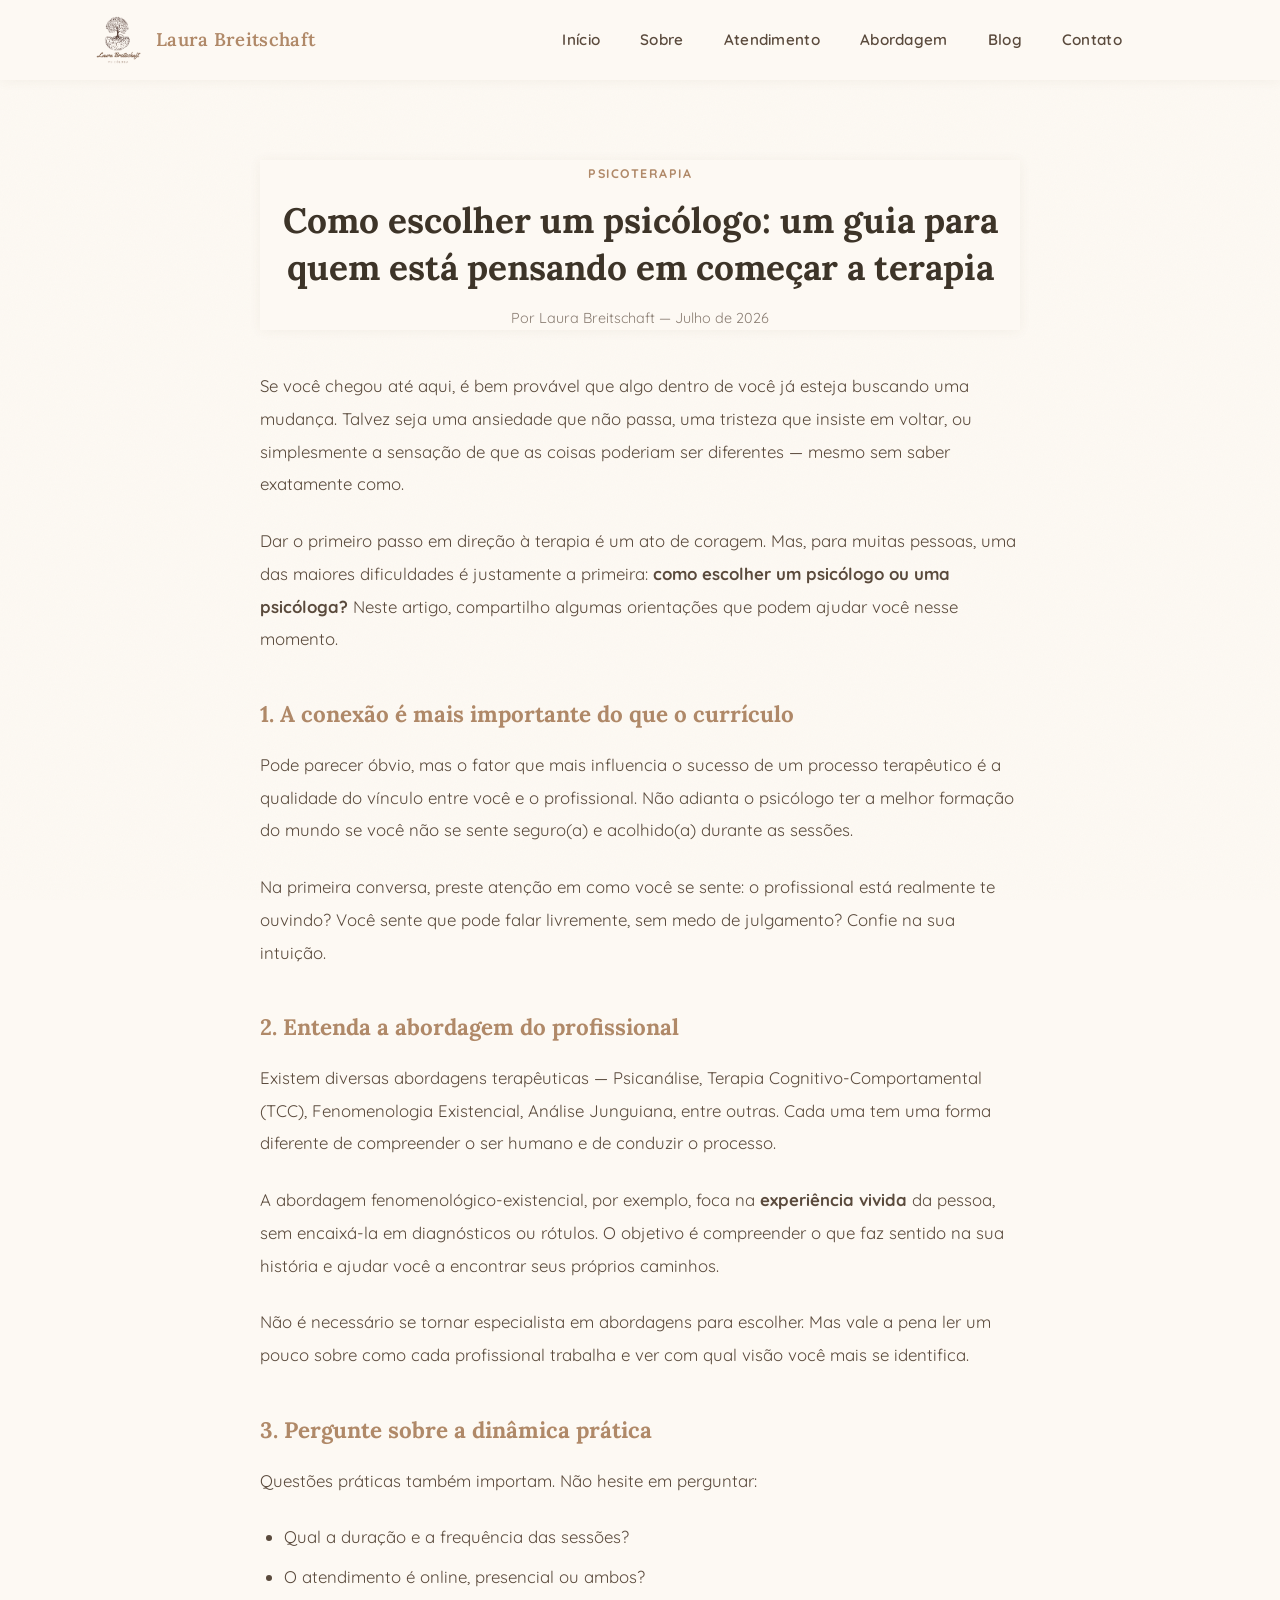
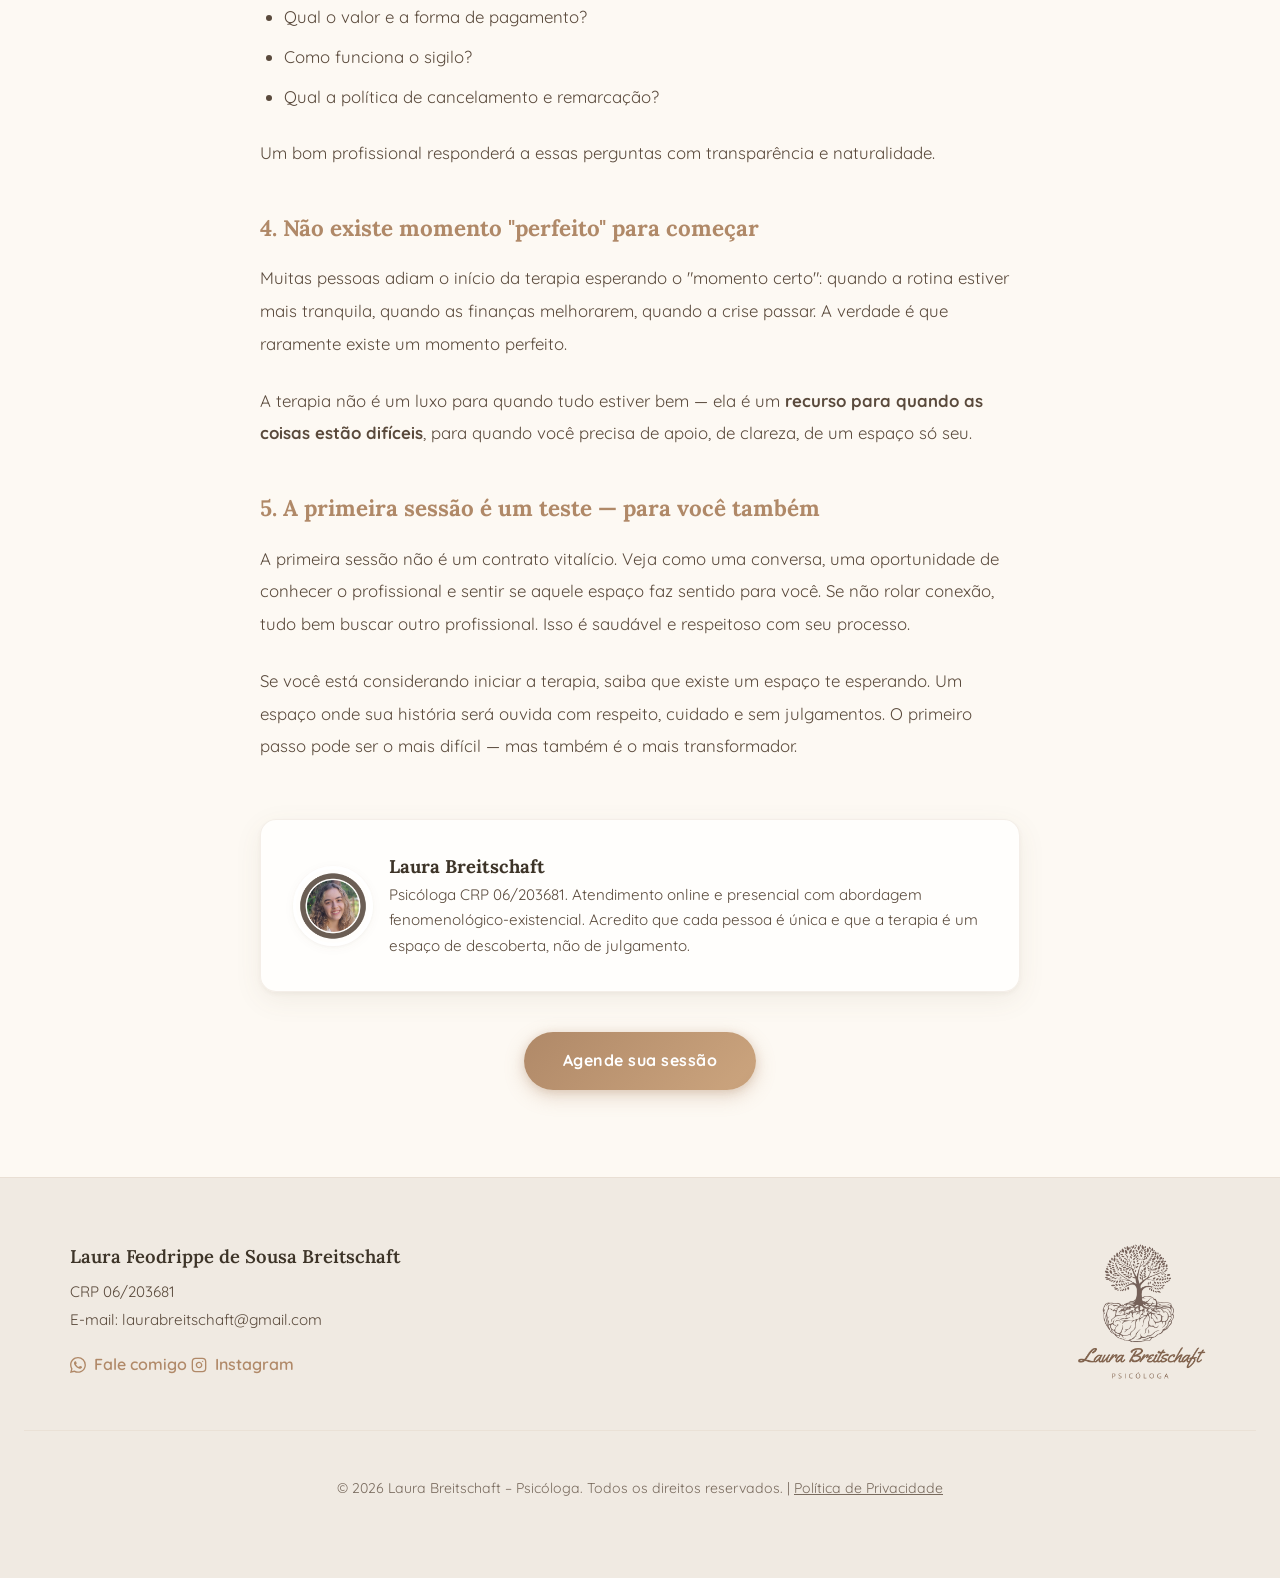
<file: blog/artigo-exemplo.html>
<!DOCTYPE html>
<html lang="pt-BR">

<head>
    <meta charset="UTF-8" />
    <meta name="viewport" content="width=device-width, initial-scale=1.0" />
    <link rel="stylesheet" href="../style.css" />
    <link href="https://fonts.googleapis.com/css2?family=Lora:ital,wght@0,400;0,500;0,600;0,700;1,400;1,500&family=Quicksand:wght@400;500;600;700&display=swap" rel="stylesheet">
    <meta name="description" content="Guia para quem está pensando em começar a terapia: como escolher um psicólogo com quem você se sinta seguro e acolhido.">
    <meta property="og:title" content="Como escolher um psicólogo — Blog Laura Breitschaft">
    <meta property="og:description" content="Dar o primeiro passo pode ser desafiador. Orientações para quem está pensando em iniciar a terapia.">
    <meta property="og:image" content="../img/sobre.png">
    <meta property="og:type" content="article">
    <meta name="twitter:card" content="summary_large_image">
    <link rel="icon" type="image/svg+xml" href="../favicon.svg">
    <title>Como escolher um psicólogo — Blog Laura Breitschaft</title>
    <style>
        .artigo-page {
            padding: 5rem 1.5rem;
        }
        .artigo-container {
            max-width: 760px;
            margin: 0 auto;
        }
        .artigo-header {
            text-align: center;
            margin-bottom: 2.5rem;
        }
        .artigo-categoria {
            display: inline-block;
            font-size: 0.78rem;
            font-weight: 700;
            letter-spacing: 1.5px;
            text-transform: uppercase;
            color: var(--cor-destaque);
            margin-bottom: 0.8rem;
        }
        .artigo-header h1 {
            font-family: var(--fonte-titulo);
            font-size: 2.2rem;
            color: var(--cor-texto-principal);
            line-height: 1.35;
            margin: 0 0 0.8rem;
        }
        .artigo-meta {
            font-size: 0.9rem;
            color: var(--cor-texto-secundario);
            opacity: 0.7;
        }
        .artigo-conteudo p {
            font-size: 1.05rem;
            line-height: 1.95;
            color: var(--cor-texto-secundario);
            margin-bottom: 1.5rem;
        }
        .artigo-conteudo h2 {
            font-family: var(--fonte-titulo);
            font-size: 1.4rem;
            color: var(--cor-destaque);
            margin: 2.5rem 0 1rem;
        }
        .artigo-conteudo ul {
            padding-left: 1.5rem;
            margin-bottom: 1.5rem;
        }
        .artigo-conteudo li {
            font-size: 1.05rem;
            line-height: 1.9;
            color: var(--cor-texto-secundario);
            margin-bottom: 0.5rem;
        }
        .artigo-autor-box {
            margin-top: 3.5rem;
            padding: 2rem;
            background: var(--cor-card);
            border-radius: 16px;
            box-shadow: var(--sombra-card);
            border: 1px solid rgba(233, 223, 212, 0.5);
            display: flex;
            flex-direction: column;
            align-items: center;
            gap: 1rem;
            text-align: center;
        }
        .artigo-autor-box img {
            width: 80px;
            height: 80px;
            border-radius: 50%;
            object-fit: cover;
            border: 3px solid #fff;
            box-shadow: var(--sombra-sutil);
        }
        .artigo-autor-box h3 {
            font-family: var(--fonte-titulo);
            margin: 0;
            color: var(--cor-texto-principal);
        }
        .artigo-autor-box p {
            font-size: 0.95rem;
            line-height: 1.7;
            color: var(--cor-texto-secundario);
            margin: 0;
        }
        @media (min-width: 768px) {
            .artigo-autor-box {
                flex-direction: row;
                text-align: left;
            }
        }
    </style>
</head>

<body>
    <div class="scroll-progress" aria-hidden="true"></div>
    <a class="skip-link" href="#artigo-conteudo">Pular para o conteúdo</a>
    <header id="main-header">
        <nav class="navbar">
            <a href="../index.html" class="logo">
                <img src="../img/logo-rodape.png" alt="Logo Laura Breitschaft Psicóloga">
                <span>Laura Breitschaft</span>
            </a>
            <ul class="nav-links">
                <li><a href="../index.html">Início</a></li>
                <li><a href="../sobre.html">Sobre</a></li>
                <li><a href="../index.html#atendimento">Atendimento</a></li>
                <li><a href="../index.html#abordagem">Abordagem</a></li>
                <li><a href="index.html">Blog</a></li>
                <li><a href="../index.html#contato">Contato</a></li>
            </ul>
            <button class="menu-hamburger" aria-label="Abrir menu de navegação">
                <span></span><span></span><span></span>
            </button>
        </nav>
    </header>

    <main id="artigo-conteudo">
        <article class="artigo-page">
            <div class="artigo-container">
                <header class="artigo-header">
                    <span class="artigo-categoria">Psicoterapia</span>
                    <h1>Como escolher um psicólogo: um guia para quem está pensando em começar a terapia</h1>
                    <span class="artigo-meta">Por Laura Breitschaft — Julho de 2026</span>
                </header>

                <div class="artigo-conteudo">
                    <p>Se você chegou até aqui, é bem provável que algo dentro de você já esteja buscando uma mudança. Talvez seja uma ansiedade que não passa, uma tristeza que insiste em voltar, ou simplesmente a sensação de que as coisas poderiam ser diferentes — mesmo sem saber exatamente como.</p>

                    <p>Dar o primeiro passo em direção à terapia é um ato de coragem. Mas, para muitas pessoas, uma das maiores dificuldades é justamente a primeira: <strong>como escolher um psicólogo ou uma psicóloga?</strong> Neste artigo, compartilho algumas orientações que podem ajudar você nesse momento.</p>

                    <h2>1. A conexão é mais importante do que o currículo</h2>
                    <p>Pode parecer óbvio, mas o fator que mais influencia o sucesso de um processo terapêutico é a qualidade do vínculo entre você e o profissional. Não adianta o psicólogo ter a melhor formação do mundo se você não se sente seguro(a) e acolhido(a) durante as sessões.</p>
                    <p>Na primeira conversa, preste atenção em como você se sente: o profissional está realmente te ouvindo? Você sente que pode falar livremente, sem medo de julgamento? Confie na sua intuição.</p>

                    <h2>2. Entenda a abordagem do profissional</h2>
                    <p>Existem diversas abordagens terapêuticas — Psicanálise, Terapia Cognitivo-Comportamental (TCC), Fenomenologia Existencial, Análise Junguiana, entre outras. Cada uma tem uma forma diferente de compreender o ser humano e de conduzir o processo.</p>
                    <p>A abordagem fenomenológico-existencial, por exemplo, foca na <strong>experiência vivida</strong> da pessoa, sem encaixá-la em diagnósticos ou rótulos. O objetivo é compreender o que faz sentido na sua história e ajudar você a encontrar seus próprios caminhos.</p>
                    <p>Não é necessário se tornar especialista em abordagens para escolher. Mas vale a pena ler um pouco sobre como cada profissional trabalha e ver com qual visão você mais se identifica.</p>

                    <h2>3. Pergunte sobre a dinâmica prática</h2>
                    <p>Questões práticas também importam. Não hesite em perguntar:</p>
                    <ul>
                        <li>Qual a duração e a frequência das sessões?</li>
                        <li>O atendimento é online, presencial ou ambos?</li>
                        <li>Qual o valor e a forma de pagamento?</li>
                        <li>Como funciona o sigilo?</li>
                        <li>Qual a política de cancelamento e remarcação?</li>
                    </ul>
                    <p>Um bom profissional responderá a essas perguntas com transparência e naturalidade.</p>

                    <h2>4. Não existe momento "perfeito" para começar</h2>
                    <p>Muitas pessoas adiam o início da terapia esperando o "momento certo": quando a rotina estiver mais tranquila, quando as finanças melhorarem, quando a crise passar. A verdade é que raramente existe um momento perfeito.</p>
                    <p>A terapia não é um luxo para quando tudo estiver bem — ela é um <strong>recurso para quando as coisas estão difíceis</strong>, para quando você precisa de apoio, de clareza, de um espaço só seu.</p>

                    <h2>5. A primeira sessão é um teste — para você também</h2>
                    <p>A primeira sessão não é um contrato vitalício. Veja como uma conversa, uma oportunidade de conhecer o profissional e sentir se aquele espaço faz sentido para você. Se não rolar conexão, tudo bem buscar outro profissional. Isso é saudável e respeitoso com seu processo.</p>

                    <p>Se você está considerando iniciar a terapia, saiba que existe um espaço te esperando. Um espaço onde sua história será ouvida com respeito, cuidado e sem julgamentos. O primeiro passo pode ser o mais difícil — mas também é o mais transformador.</p>
                </div>

                <div class="artigo-autor-box">
                    <img src="../img/sobre.png" alt="Foto de Laura Breitschaft">
                    <div>
                        <h3>Laura Breitschaft</h3>
                        <p>Psicóloga CRP 06/203681. Atendimento online e presencial com abordagem fenomenológico-existencial. Acredito que cada pessoa é única e que a terapia é um espaço de descoberta, não de julgamento.</p>
                    </div>
                </div>

                <div class="cta-center" style="margin-top:2.5rem;">
                    <a href="https://wa.me/5511948906433" target="_blank" class="btn-whatsapp">Agende sua sessão</a>
                </div>
            </div>
        </article>
    </main>

    <footer>
        <div class="footer-container">
            <div class="footer-contato">
                <p class="footer-nome">Laura Feodrippe de Sousa Breitschaft</p>
                <p class="footer-info">CRP 06/203681</p>
                <p class="footer-info">E-mail: <a href="mailto:laurabreitschaft@gmail.com">laurabreitschaft@gmail.com</a></p>
                <a href="https://wa.me/5511948906433" target="_blank" class="footer-whatsapp" aria-label="Fale conosco pelo WhatsApp">
                    <svg xmlns="http://www.w3.org/2000/svg" width="1em" height="1em" viewBox="0 0 16 16" fill="currentColor"><path d="M13.601 2.326A7.854 7.854 0 0 0 7.994 0C3.627 0 .068 3.558.064 7.926c0 1.399.366 2.76 1.057 3.965L0 16l4.204-1.102a7.933 7.933 0 0 0 3.79.965h.004c4.368 0 7.926-3.558 7.93-7.93A7.898 7.898 0 0 0 13.6 2.326zM7.994 14.521a6.573 6.573 0 0 1-3.356-.92l-.24-.144-2.494.654.666-2.433-.156-.251a6.56 6.56 0 0 1-1.007-3.505c0-3.626 2.957-6.584 6.591-6.584a6.56 6.56 0 0 1 4.66 1.931 6.557 6.557 0 0 1 1.928 4.66c-.004 3.639-2.961 6.592-6.592 6.592zm3.615-4.934c-.197-.099-1.17-.578-1.353-.646-.182-.068-.315-.099-.445.099-.133.197-.513.646-.627.775-.114.133-.232.148-.43.05-.197-.1-.836-.308-1.592-.985-.59-.525-.985-1.175-1.103-1.372-.114-.198-.011-.304.088-.403.087-.088.197-.232.296-.346.1-.114.133-.198.198-.33.065-.134.034-.248-.015-.347-.05-.099-.445-1.076-.612-1.47-.16-.389-.323-.335-.445-.34-.114-.007-.247-.007-.38-.007a.729.729 0 0 0-.529.247c-.182.198-.691.677-.691 1.654 0 .977.71 1.916.81 2.049.098.133 1.394 2.132 3.383 2.992.47.205.84.326 1.129.418.475.152.904.129 1.246.08.38-.058 1.171-.48 1.338-.943.164-.464.164-.86.114-.943-.049-.084-.182-.133-.38-.232z"/></svg>
                    <span>Fale comigo</span>
                </a>
                <a href="https://www.instagram.com/psico.laurabreitschaft/" target="_blank" class="footer-instagram" aria-label="Siga no Instagram">
                    <svg xmlns="http://www.w3.org/2000/svg" width="1em" height="1em" viewBox="0 0 24 24" fill="none" stroke="currentColor" stroke-width="2" stroke-linecap="round" stroke-linejoin="round"><rect x="2" y="2" width="20" height="20" rx="5" ry="5"></rect><path d="M16 11.37A4 4 0 1 1 12.63 8 4 4 0 0 1 16 11.37z"></path><line x1="17.5" y1="6.5" x2="17.51" y2="6.5"></line></svg>
                    <span>Instagram</span>
                </a>
            </div>
            <div class="footer-logo">
                <img src="../img/logo-rodape.png" alt="Logo Laura Breitschaft Psicóloga" loading="lazy">
            </div>
        </div>
        <div class="footer-copy">
            <p>&copy; 2026 Laura Breitschaft – Psicóloga. Todos os direitos reservados. | <a href="../politica-privacidade.html" class="privacy-link">Política de Privacidade</a></p>
        </div>
    </footer>
</body>
</html>
</file>
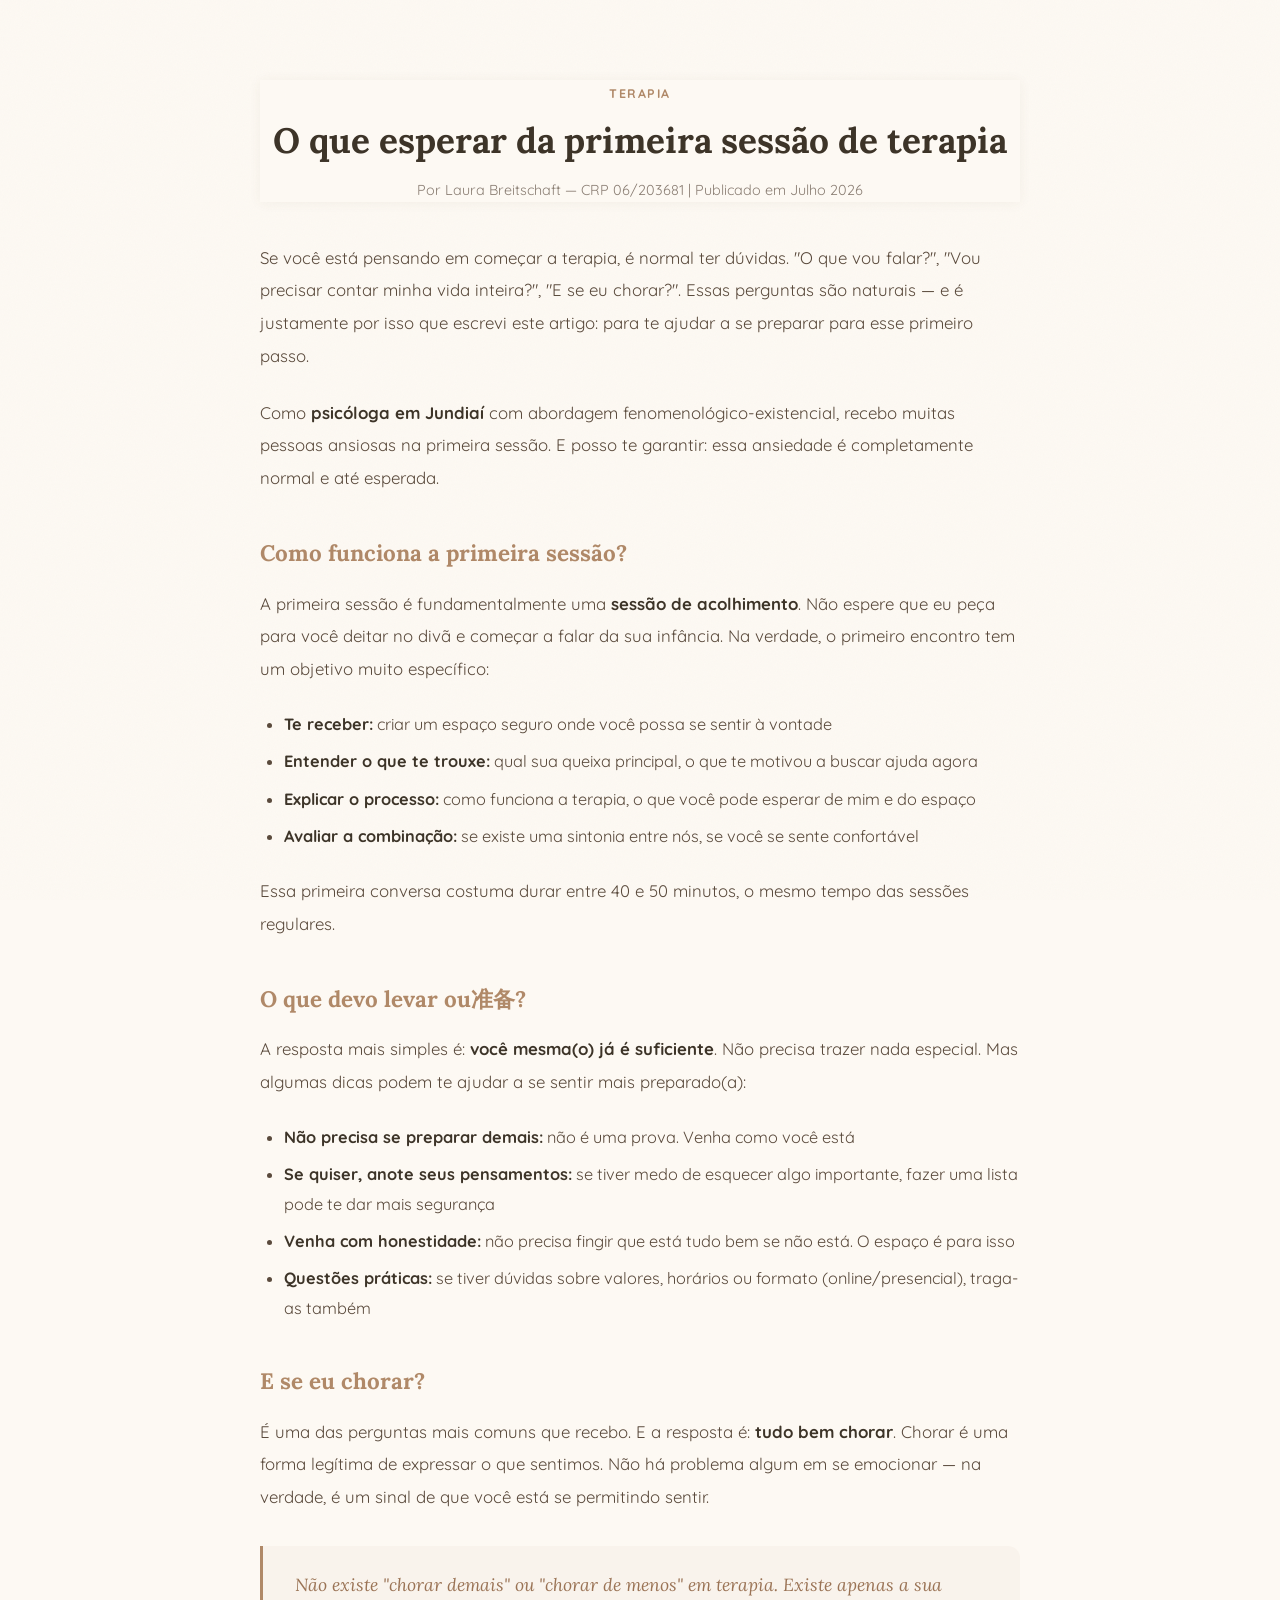
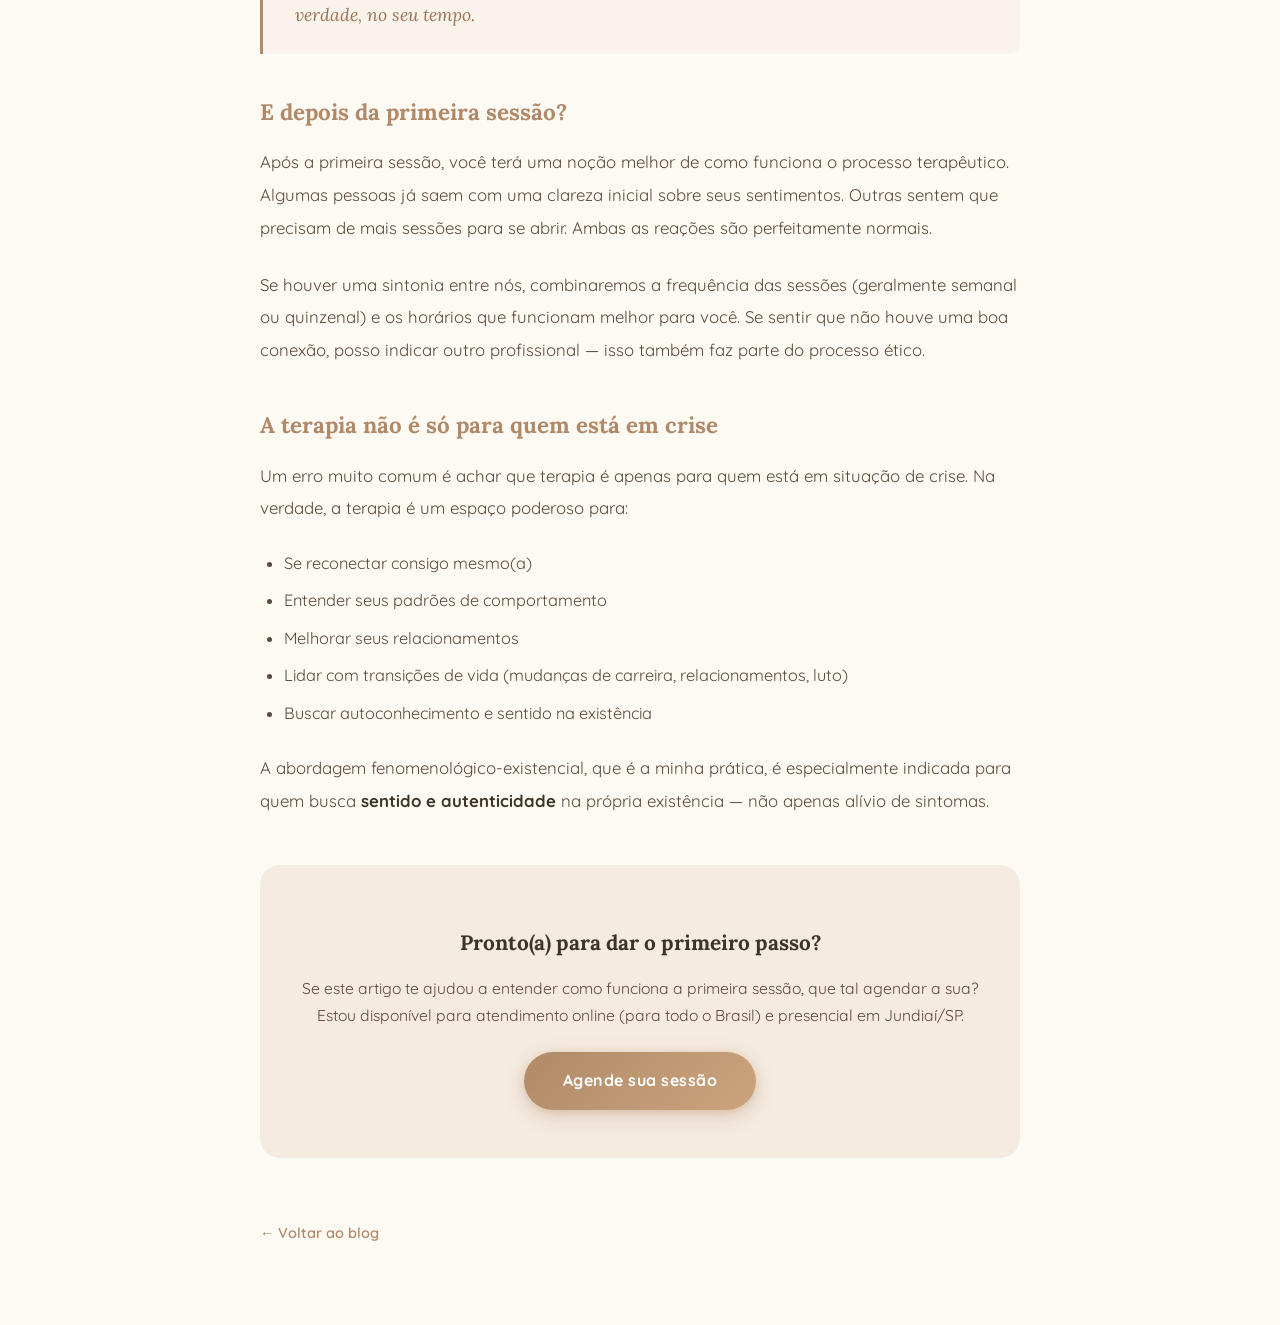
<file: blog/primeira-sessao-terapia.html>
<!DOCTYPE html>
<html lang="pt-BR">

<head>
    <meta charset="UTF-8" />
    <meta name="viewport" content="width=device-width, initial-scale=1.0" />
    <link rel="stylesheet" href="../style.css" />
    <link href="https://fonts.googleapis.com/css2?family=Lora:ital,wght@0,400;0,600;0,700;1,400&family=Quicksand:wght@400;500;600;700&display=swap" rel="stylesheet">
    <meta name="description" content="O que esperar da primeira sessão de terapia em Jundiaí? Entenda como funciona, o que levar e como se preparar para seu primeiro atendimento com a psicóloga Laura Breitschaft.">
    <meta property="og:title" content="O que esperar da primeira sessão de terapia — Laura Breitschaft Psicóloga Jundiaí">
    <meta property="og:description" content="Sua primeira sessão de terapia pode gerar dúvidas e inseguranças. Saiba o que esperar e como se preparar para esse momento importante.">
    <meta property="og:image" content="../img/sobre.png">
    <meta property="og:type" content="article">
    <meta name="twitter:card" content="summary_large_image">
    <link rel="icon" type="image/svg+xml" href="../favicon.svg">
    <title>O que esperar da primeira sessão de terapia — Laura Breitschaft Psicóloga Jundiaí</title>
    <style>
        .artigo-page {
            padding: 5rem 1.5rem;
        }
        .artigo-container {
            max-width: 760px;
            margin: 0 auto;
        }
        .artigo-header {
            text-align: center;
            margin-bottom: 2.5rem;
        }
        .artigo-categoria {
            display: inline-block;
            font-size: 0.78rem;
            font-weight: 700;
            letter-spacing: 1.5px;
            text-transform: uppercase;
            color: var(--cor-destaque);
            margin-bottom: 0.8rem;
        }
        .artigo-header h1 {
            font-family: var(--fonte-titulo);
            font-size: 2.2rem;
            color: var(--cor-texto-principal);
            line-height: 1.35;
            margin: 0 0 0.8rem;
        }
        .artigo-meta {
            font-size: 0.9rem;
            color: var(--cor-texto-secundario);
            opacity: 0.7;
        }
        .artigo-conteudo p {
            font-size: 1.05rem;
            line-height: 1.95;
            color: var(--cor-texto-secundario);
            margin-bottom: 1.5rem;
        }
        .artigo-conteudo h2 {
            font-family: var(--fonte-titulo);
            font-size: 1.4rem;
            color: var(--cor-destaque);
            margin: 2.5rem 0 1rem;
        }
        .artigo-conteudo ul {
            padding-left: 1.5rem;
            margin-bottom: 1.5rem;
        }
        .artigo-conteudo li {
            font-size: 1.02rem;
            line-height: 1.8;
            color: var(--cor-texto-secundario);
            margin-bottom: 0.5rem;
        }
        .artigo-conteudo strong {
            color: var(--cor-texto-principal);
        }
        .artigo-conteudo blockquote {
            border-left: 3px solid var(--cor-destaque);
            background: rgba(176, 137, 104, 0.05);
            padding: 1.5rem 2rem;
            margin: 2rem 0;
            border-radius: 0 12px 12px 0;
            font-family: var(--fonte-titulo);
            font-style: italic;
            font-size: 1.1rem;
            color: var(--cor-destaque-profundo);
            line-height: 1.7;
        }
        .artigo-cta {
            text-align: center;
            background: var(--cor-fundo-intermediario);
            padding: 2.5rem 2rem;
            border-radius: 20px;
            margin: 3rem 0 2rem;
        }
        .artigo-cta h3 {
            font-family: var(--fonte-titulo);
            font-size: 1.3rem;
            color: var(--cor-texto-principal);
            margin-bottom: 0.8rem;
        }
        .artigo-cta p {
            font-size: 0.98rem;
            color: var(--cor-texto-secundario);
            margin-bottom: 1.5rem;
            line-height: 1.7;
        }
        .artigo-voltar {
            display: inline-block;
            margin-top: 2rem;
            font-size: 0.9rem;
            color: var(--cor-destaque);
            text-decoration: none;
            font-weight: 600;
            transition: color 0.3s ease;
        }
        .artigo-voltar:hover {
            color: var(--cor-destaque-profundo);
        }
        @media (max-width: 600px) {
            .artigo-header h1 { font-size: 1.7rem; }
            .artigo-page { padding: 4rem 1.2rem; }
        }
    </style>
</head>

<body>
    <main>
        <article class="artigo-page">
            <div class="artigo-container">
                <header class="artigo-header">
                    <span class="artigo-categoria">Terapia</span>
                    <h1>O que esperar da primeira sessão de terapia</h1>
                    <p class="artigo-meta">Por Laura Breitschaft — CRP 06/203681 | Publicado em Julho 2026</p>
                </header>

                <div class="artigo-conteudo">
                    <p>Se você está pensando em começar a terapia, é normal ter dúvidas. "O que vou falar?", "Vou precisar contar minha vida inteira?", "E se eu chorar?". Essas perguntas são naturais — e é justamente por isso que escrevi este artigo: para te ajudar a se preparar para esse primeiro passo.</p>

                    <p>Como <strong>psicóloga em Jundiaí</strong> com abordagem fenomenológico-existencial, recebo muitas pessoas ansiosas na primeira sessão. E posso te garantir: essa ansiedade é completamente normal e até esperada.</p>

                    <h2>Como funciona a primeira sessão?</h2>

                    <p>A primeira sessão é fundamentalmente uma <strong>sessão de acolhimento</strong>. Não espere que eu peça para você deitar no divã e começar a falar da sua infância. Na verdade, o primeiro encontro tem um objetivo muito específico:</p>

                    <ul>
                        <li><strong>Te receber:</strong> criar um espaço seguro onde você possa se sentir à vontade</li>
                        <li><strong>Entender o que te trouxe:</strong> qual sua queixa principal, o que te motivou a buscar ajuda agora</li>
                        <li><strong>Explicar o processo:</strong> como funciona a terapia, o que você pode esperar de mim e do espaço</li>
                        <li><strong>Avaliar a combinação:</strong> se existe uma sintonia entre nós, se você se sente confortável</li>
                    </ul>

                    <p>Essa primeira conversa costuma durar entre 40 e 50 minutos, o mesmo tempo das sessões regulares.</p>

                    <h2>O que devo levar ou准备?</h2>

                    <p>A resposta mais simples é: <strong>você mesma(o) já é suficiente</strong>. Não precisa trazer nada especial. Mas algumas dicas podem te ajudar a se sentir mais preparado(a):</p>

                    <ul>
                        <li><strong>Não precisa se preparar demais:</strong> não é uma prova. Venha como você está</li>
                        <li><strong>Se quiser, anote seus pensamentos:</strong> se tiver medo de esquecer algo importante, fazer uma lista pode te dar mais segurança</li>
                        <li><strong>Venha com honestidade:</strong> não precisa fingir que está tudo bem se não está. O espaço é para isso</li>
                        <li><strong>Questões práticas:</strong> se tiver dúvidas sobre valores, horários ou formato (online/presencial), traga-as também</li>
                    </ul>

                    <h2>E se eu chorar?</h2>

                    <p>É uma das perguntas mais comuns que recebo. E a resposta é: <strong>tudo bem chorar</strong>. Chorar é uma forma legítima de expressar o que sentimos. Não há problema algum em se emocionar — na verdade, é um sinal de que você está se permitindo sentir.</p>

                    <blockquote>
                        Não existe "chorar demais" ou "chorar de menos" em terapia. Existe apenas a sua verdade, no seu tempo.
                    </blockquote>

                    <h2>E depois da primeira sessão?</h2>

                    <p>Após a primeira sessão, você terá uma noção melhor de como funciona o processo terapêutico. Algumas pessoas já saem com uma clareza inicial sobre seus sentimentos. Outras sentem que precisam de mais sessões para se abrir. Ambas as reações são perfeitamente normais.</p>

                    <p>Se houver uma sintonia entre nós, combinaremos a frequência das sessões (geralmente semanal ou quinzenal) e os horários que funcionam melhor para você. Se sentir que não houve uma boa conexão, posso indicar outro profissional — isso também faz parte do processo ético.</p>

                    <h2>A terapia não é só para quem está em crise</h2>

                    <p>Um erro muito comum é achar que terapia é apenas para quem está em situação de crise. Na verdade, a terapia é um espaço poderoso para:</p>

                    <ul>
                        <li>Se reconectar consigo mesmo(a)</li>
                        <li>Entender seus padrões de comportamento</li>
                        <li>Melhorar seus relacionamentos</li>
                        <li>Lidar com transições de vida (mudanças de carreira, relacionamentos, luto)</li>
                        <li>Buscar autoconhecimento e sentido na existência</li>
                    </ul>

                    <p>A abordagem fenomenológico-existencial, que é a minha prática, é especialmente indicada para quem busca <strong>sentido e autenticidade</strong> na própria existência — não apenas alívio de sintomas.</p>

                    <div class="artigo-cta">
                        <h3>Pronto(a) para dar o primeiro passo?</h3>
                        <p>Se este artigo te ajudou a entender como funciona a primeira sessão, que tal agendar a sua? Estou disponível para atendimento online (para todo o Brasil) e presencial em Jundiaí/SP.</p>
                        <a href="https://wa.me/5511948906433?text=Ol%C3%A1%2C%20li%20seu%20artigo%20sobre%20a%20primeira%20sess%C3%A3o%20e%20gostaria%20de%20agendar." target="_blank" class="btn-whatsapp">Agende sua sessão</a>
                    </div>

                    <a href="../index.html#blog" class="artigo-voltar">← Voltar ao blog</a>
                </div>
            </div>
        </article>
    </main>
</body>

</html>
</file>
<file: style.css>
/* ============================================================
   Laura Breitschaft — Psicóloga | Design System
   ============================================================ */

:root {
    /* Paleta Principal */
    --cor-fundo: #fdf9f3;
    --cor-fundo-claro: #fffaf4;
    --cor-fundo-intermediario: #f5ebe0;
    --cor-texto-principal: #3d3428;
    --cor-texto-secundario: #5a4a3c;
    --cor-destaque: #b08968;
    --cor-destaque-hover: #c9a27c;
    --cor-destaque-profundo: #9a7355;
    --cor-destaque-suave: #dfc8ad;
    --cor-borda: #e9dfd4;
    --cor-card: rgba(255, 255, 255, 0.72);
    --cor-card-hover: rgba(255, 255, 255, 0.92);

    /* Ritmo de seções */
    --padding-section: 5rem 1.5rem;
    --padding-section-desktop: 6rem 1.5rem;

    /* Gradientes */
    --gradiente-hero: linear-gradient(135deg, rgba(253, 249, 243, 0.92) 0%, rgba(255, 250, 244, 0.7) 100%);
    --gradiente-cta: linear-gradient(135deg, #b08968, #c9a27c, #b08968);
    --gradiente-section: linear-gradient(180deg, var(--cor-fundo) 0%, var(--cor-fundo-claro) 100%);
    --gradiente-card-borda: linear-gradient(135deg, var(--cor-destaque-suave), transparent 60%);

    /* Tipografia */
    --fonte-titulo: 'Lora', 'Georgia', serif;
    --fonte-corpo: 'Quicksand', 'Segoe UI', sans-serif;

    /* Type Scale (major-third ~1.25) */
    --fs-hero: 2.6rem;
    --fs-h1: 2rem;
    --fs-h2: 1.3rem;
    --fs-h3: 1.15rem;
    --fs-body: 1rem;
    --fs-small: 0.95rem;
    --fs-caption: 0.88rem;
    --fs-micro: 0.82rem;

    /* Sombras (stacked — profundidade real) */
    --sombra-sutil: 0 1px 3px rgba(107, 83, 58, 0.05), 0 2px 12px rgba(107, 83, 58, 0.04);
    --sombra-card: 0 2px 4px rgba(107, 83, 58, 0.05), 0 8px 28px rgba(107, 83, 58, 0.08);
    --sombra-card-hover: 0 4px 8px rgba(107, 83, 58, 0.08), 0 18px 48px rgba(107, 83, 58, 0.14);
    --sombra-botao: 0 2px 8px rgba(176, 137, 104, 0.25), 0 6px 20px rgba(176, 137, 104, 0.3);
    --sombra-botao-hover: 0 4px 12px rgba(176, 137, 104, 0.35), 0 10px 32px rgba(176, 137, 104, 0.45);

    /* Transições */
    --transicao-suave: all 0.4s cubic-bezier(0.25, 0.46, 0.45, 0.94);
    --transicao-rapida: all 0.25s ease;
}

/* ============================================================
   Reset & Base
   ============================================================ */

html {
    scroll-behavior: smooth;
}

body {
    margin: 0;
    font-family: var(--fonte-corpo);
    background-color: var(--cor-fundo);
    color: var(--cor-texto-principal);
    width: 100%;
    box-sizing: border-box;
    -webkit-font-smoothing: antialiased;
    -moz-osx-font-smoothing: grayscale;
    line-height: 1.6;
}

body.no-scroll {
    overflow: hidden;
}

body::before {
    content: '';
    position: fixed;
    inset: 0;
    pointer-events: none;
    z-index: 0;
    opacity: 0.028;
    background-image: url("data:image/svg+xml,%3Csvg xmlns='http://www.w3.org/2000/svg' width='200' height='200'%3E%3Cfilter id='n'%3E%3CfeTurbulence type='fractalNoise' baseFrequency='0.85' numOctaves='3' /%3E%3C/filter%3E%3Crect width='200' height='200' filter='url(%23n)' /%3E%3C/svg%3E");
    mix-blend-mode: multiply;
}

* {
    box-sizing: inherit;
}

main {
    display: block;
}

h3 {
    font-size: var(--fs-h3);
}

/* Barra de progresso de leitura */
.scroll-progress {
    position: fixed;
    top: 0;
    left: 0;
    width: 0%;
    height: 3px;
    background: var(--gradiente-cta);
    z-index: 1100;
    transition: width 0.1s linear;
}

section[id] {
    scroll-margin-top: 5rem;
}

/* ============================================================
   Navbar
   ============================================================ */

header {
    background-color: rgba(253, 249, 243, 0.92);
    backdrop-filter: blur(12px);
    -webkit-backdrop-filter: blur(12px);
    box-shadow: 0 1px 12px rgba(107, 83, 58, 0.06);
    position: sticky;
    top: 0;
    z-index: 1000;
    width: 100%;
    transition: padding 0.35s ease, box-shadow 0.35s ease;
}

header.scrolled {
    box-shadow: 0 2px 20px rgba(107, 83, 58, 0.1);
}

.navbar {
    max-width: 1140px;
    margin: auto;
    padding: 1rem 1.5rem;
    display: flex;
    align-items: center;
    justify-content: space-between;
    transition: padding 0.35s ease;
}

header.scrolled .navbar {
    padding: 0.6rem 1.5rem;
}

.logo {
    display: flex;
    align-items: center;
    gap: 14px;
    text-decoration: none;
    z-index: 1100;
}

.logo img {
    height: 42px;
    width: auto;
    transition: height 0.35s ease;
}

header.scrolled .logo img {
    height: 34px;
}

.logo span {
    font-family: var(--fonte-titulo);
    font-size: 1.05rem;
    font-weight: 600;
    color: var(--cor-destaque);
    letter-spacing: 0.3px;
}

.menu-hamburger {
    display: flex;
    flex-direction: column;
    justify-content: space-around;
    width: 2rem;
    height: 2rem;
    background: transparent;
    border: none;
    cursor: pointer;
    padding: 0;
    z-index: 1100;
}

.menu-hamburger span {
    width: 2rem;
    height: 2.5px;
    background: var(--cor-texto-principal);
    border-radius: 10px;
    transition: all 0.3s ease;
    position: relative;
    transform-origin: 1px;
}

.menu-hamburger.active span:nth-child(1) {
    transform: rotate(45deg);
}
.menu-hamburger.active span:nth-child(2) {
    opacity: 0;
    transform: translateX(20px);
}
.menu-hamburger.active span:nth-child(3) {
    transform: rotate(-45deg);
}

.nav-links {
    list-style: none;
    padding: 2rem 0;
    margin: 0;
    position: absolute;
    top: 100%;
    left: 0;
    width: 100%;
    background-color: rgba(253, 249, 243, 0.98);
    backdrop-filter: blur(12px);
    box-shadow: 0 12px 32px rgba(107, 83, 58, 0.1);
    border-top: 1px solid var(--cor-borda);
    display: flex;
    flex-direction: column;
    align-items: center;
    gap: 1.8rem;
    opacity: 0;
    visibility: hidden;
    transform: translateY(-15px);
    transition: opacity 0.3s ease, transform 0.3s ease, visibility 0s 0.3s;
    z-index: 1000;
}

.nav-links.active {
    opacity: 1;
    visibility: visible;
    transform: translateY(0);
    transition: opacity 0.3s ease, transform 0.3s ease, visibility 0s 0s;
}

.nav-links a {
    text-decoration: none;
    color: var(--cor-texto-secundario);
    font-weight: 600;
    font-size: 1.15rem;
    transition: color 0.3s ease;
    letter-spacing: 0.3px;
}

.nav-links a:hover {
    color: var(--cor-destaque);
}

/* ============================================================
   CTA Button (WhatsApp)
   ============================================================ */

.btn-whatsapp {
    display: inline-block;
    background: var(--gradiente-cta);
    background-size: 200% 100%;
    color: white !important;
    padding: 1rem 2.4rem;
    border-radius: 50px;
    text-decoration: none;
    font-weight: 700;
    font-size: 1rem;
    letter-spacing: 0.5px;
    transition: var(--transicao-suave);
    box-shadow: var(--sombra-botao);
    border: none;
    cursor: pointer;
    position: relative;
    overflow: hidden;
}

.btn-whatsapp::before {
    content: '';
    position: absolute;
    top: 0;
    left: -100%;
    width: 100%;
    height: 100%;
    background: linear-gradient(
        90deg,
        transparent,
        rgba(255, 255, 255, 0.25),
        transparent
    );
    transition: left 0.6s ease;
}

.btn-whatsapp:hover {
    background-position: 100% 0;
    transform: translateY(-3px);
    box-shadow: var(--sombra-botao-hover);
}

.btn-whatsapp:hover::before {
    left: 100%;
}

/* --- CTA Secundário (outline): para CTAs de menor urgência --- */
.btn-whatsapp--secundario {
    background: transparent;
    color: var(--cor-destaque-profundo) !important;
    border: 2px solid var(--cor-destaque);
    box-shadow: none;
}

.btn-whatsapp--secundario::before {
    background: linear-gradient(
        90deg,
        transparent,
        rgba(176, 137, 104, 0.12),
        transparent
    );
}

.btn-whatsapp--secundario:hover {
    background: var(--cor-destaque);
    color: white !important;
    box-shadow: var(--sombra-botao);
}

/* ============================================================
   Hero Section
   ============================================================ */

.hero {
    display: flex;
    flex-direction: column;
    align-items: center;
    justify-content: center;
    text-align: center;
    min-height: 95vh;
    padding: 3rem 1.5rem;
    background-color: var(--cor-fundo-claro);
    overflow: hidden;
    position: relative;
}

.hero-image-container {
    position: relative;
    width: 280px;
    height: 320px;
    margin-bottom: 2.5rem;
    display: flex;
    justify-content: center;
    align-items: center;
}

.hero-image-container::after {
    content: '';
    position: absolute;
    right: -50px;
    top: 20px;
    width: 2px;
    height: 350px;
    background: linear-gradient(180deg, var(--cor-destaque), var(--cor-destaque-suave));
    transform: rotate(35deg);
    z-index: 1;
    opacity: 0.6;
}

.hero-image-background {
    position: absolute;
    top: 0;
    margin-left: -300px;
    border-radius: 15%;
    width: 100%;
    height: 100%;
}

.hero-image-background img {
    width: auto;
    height: 100%;
    object-fit: contain;
    opacity: 0.75;
    border-radius: 15%;
}

.hero-image-foreground {
    position: relative;
    z-index: 2;
    width: 300px;
    height: 280px;
}

.hero-image-foreground img {
    width: 100%;
    height: 100%;
    object-fit: cover;
    filter: brightness(0.97) contrast(1.05) saturate(1.02);
}

@media (max-width: 767px) {
    .hero-image-container::after {
        display: none;
    }
}

.hero-content {
    max-width: 95%;
    position: relative;
    z-index: 3;
    text-align: right;
}

.hero-content h1 {
    font-family: var(--fonte-titulo);
    font-size: 2rem;
    font-weight: 700;
    line-height: 1.3;
    color: var(--cor-texto-principal);
    margin-bottom: 1.2rem;
}

.hero-content p {
    font-size: 1.05rem;
    color: var(--cor-texto-secundario);
    line-height: 1.7;
    margin-bottom: 2.2rem;
    max-width: 520px;
    margin-left: auto;
    margin-right: 0;
}

/* ============================================================
   Section Shared Styles
   ============================================================ */

.servicos-container,
.sobre-section,
.contato-section,
.faq-section,
.jornada-section,
.instagram-section,
.ajuda-section,
.abordagem-section,
.beneficios-section,
.mensagem-section,
.depoimentos-section {
    padding: var(--padding-section);
}

.section-header {
    text-align: center;
    margin-bottom: 3.5rem;
}

.section-headline,
.section-header h2,
.contato-section h2,
.sobre-texto h2 {
    font-family: var(--fonte-titulo);
    font-size: var(--fs-h1);
    font-weight: 700;
    color: var(--cor-destaque);
    margin: 0.5rem 0;
    text-align: center;
    line-height: 1.3;
}

.section-subtitle {
    font-size: var(--fs-small);
    color: var(--cor-texto-secundario);
    max-width: 680px;
    margin: 0 auto;
    line-height: 1.7;
}

.jornada-pre-titulo {
    color: var(--cor-destaque);
    font-size: 0.85rem;
    font-weight: 700;
    letter-spacing: 2.5px;
    text-transform: uppercase;
    margin-bottom: 0.5rem;
    opacity: 0.85;
}

/* ============================================================
   Como Posso Ajudar — Cards Grid
   ============================================================ */

.ajuda-grid,
.servicos-grid,
.jornada-grid {
    display: grid;
    grid-template-columns: 1fr;
    gap: 1.5rem;
    max-width: 1140px;
    margin: 0 auto;
}

.ajuda-card,
.servico-card,
.jornada-card {
    background: var(--cor-card);
    backdrop-filter: blur(8px);
    -webkit-backdrop-filter: blur(8px);
    padding: 2.5rem 2.2rem;
    border-radius: 18px;
    text-align: center;
    transition: var(--transicao-suave);
    box-shadow: var(--sombra-card);
    border: 1px solid rgba(233, 223, 212, 0.5);
    position: relative;
    overflow: hidden;
}

.ajuda-card::before,
.servico-card::before,
.jornada-card::before {
    content: '';
    position: absolute;
    top: 0;
    left: 0;
    width: 100%;
    height: 3px;
    background: var(--gradiente-cta);
    opacity: 0;
    transition: opacity 0.4s ease;
}

.ajuda-card:hover::before,
.servico-card:hover::before,
.jornada-card:hover::before {
    opacity: 1;
}

.ajuda-card:hover,
.servico-card:hover,
.jornada-card:hover {
    transform: translateY(-6px);
    box-shadow: var(--sombra-card-hover);
    background: var(--cor-card-hover);
    border-color: var(--cor-destaque-suave);
}

.card-icon {
    color: var(--cor-destaque);
    margin-bottom: 1rem;
    display: inline-flex;
    align-items: center;
    justify-content: center;
    width: 58px;
    height: 58px;
    border-radius: 16px;
    background: linear-gradient(135deg, rgba(176, 137, 104, 0.1), rgba(176, 137, 104, 0.05));
    border: 1px solid rgba(176, 137, 104, 0.12);
    transition: var(--transicao-suave);
}

.ajuda-card:hover .card-icon,
.servico-card:hover .card-icon {
    background: linear-gradient(135deg, rgba(176, 137, 104, 0.18), rgba(176, 137, 104, 0.08));
    transform: scale(1.08);
}

.card-icon svg {
    width: 28px;
    height: 28px;
}

.ajuda-card h3,
.servico-card h3,
.jornada-card h3 {
    font-family: var(--fonte-titulo);
    font-size: var(--fs-h2);
    font-weight: 600;
    margin-top: 1rem;
    margin-bottom: 0.6rem;
    color: var(--cor-texto-principal);
}

.servico-card h3 {
    font-size: calc(var(--fs-h2) + 0.05rem);
}

.ajuda-card p,
.servico-card p,
.jornada-card p {
    font-size: var(--fs-small);
    line-height: 1.7;
    margin-bottom: 0;
    color: var(--cor-texto-secundario);
}

/* ============================================================
   Sobre Section
   ============================================================ */

.sobre-section {
    background-color: var(--cor-fundo-claro);
    background-image: radial-gradient(circle at 50% -20%, #ffffff, var(--cor-fundo-claro) 40%);
    background-size: 100% 0%;
    background-repeat: no-repeat;
    transition: background-size 1.2s cubic-bezier(0.25, 0.46, 0.45, 0.94);
}

.sobre-section.is-visible {
    background-size: 100% 250%;
}

.sobre-container {
    max-width: 1140px;
    margin: 0 auto;
    display: flex;
    flex-direction: column;
    align-items: center;
    text-align: center;
    gap: 2.5rem;
}

.sobre-imagem {
    display: flex;
    flex-direction: column;
    align-items: center;
}

.sobre-imagem figure {
    margin: 0;
}

.sobre-imagem img {
    width: 280px;
    height: 280px;
    border-radius: 50%;
    object-fit: cover;
    border: 5px solid #fff;
    box-shadow: 0 8px 32px rgba(107, 83, 58, 0.12);
    transition: var(--transicao-suave);
}

.sobre-imagem img:hover {
    transform: scale(1.03);
    box-shadow: 0 12px 40px rgba(107, 83, 58, 0.18);
}

.sobre-imagem figcaption {
    text-align: center;
    font-family: var(--fonte-titulo);
    font-style: italic;
    margin-top: 1.5rem;
    font-size: 0.95rem;
    color: var(--cor-texto-secundario);
    line-height: 1.5;
}

.sobre-texto h2 {
    font-family: var(--fonte-titulo);
}

.sobre-texto p {
    font-size: var(--fs-small);
    text-align: center;
    line-height: 1.8;
    margin-bottom: 0.8rem;
}

.sobre-formacao {
    margin: 2rem 0;
    padding: 1.5rem;
    background: rgba(176, 137, 104, 0.05);
    border-radius: 16px;
    border-left: 4px solid var(--cor-destaque);
    text-align: left;
}

.sobre-formacao h3 {
    font-family: var(--fonte-titulo);
    color: var(--cor-primaria);
    font-size: 1.3rem;
    margin-bottom: 1rem;
}

.sobre-formacao ul {
    list-style: none;
    padding: 0;
    margin: 0;
}

.sobre-formacao ul li {
    position: relative;
    padding-left: 1.5rem;
    margin-bottom: 0.8rem;
    line-height: 1.5;
    color: var(--cor-texto-secundario);
    font-size: 0.95rem;
}

.sobre-formacao ul li::before {
    content: "•";
    color: var(--cor-destaque);
    position: absolute;
    left: 0;
    font-weight: bold;
    font-size: 1.2rem;
    top: -2px;
}

.sobre-formacao ul li strong {
    color: var(--cor-secundaria);
}

.sobre-crp {
    display: inline-block;
    margin-top: 0.5rem;
    padding: 0.4rem 1rem;
    background: linear-gradient(135deg, rgba(176, 137, 104, 0.12), rgba(176, 137, 104, 0.05));
    border-radius: 20px;
    font-size: 0.88rem;
    font-weight: 600;
    color: var(--cor-destaque);
    letter-spacing: 0.5px;
}

/* Instagram Box (na seção Sobre) */
.instagram-box {
    background: var(--cor-card);
    backdrop-filter: blur(8px);
    border: 1px solid var(--cor-borda);
    border-radius: 12px;
    padding: 1.5rem;
    margin-top: 2rem;
    display: flex;
    flex-direction: column;
    align-items: center;
    gap: 1rem;
    text-align: center;
    transition: var(--transicao-suave);
}

.instagram-box:hover {
    box-shadow: var(--sombra-card);
    transform: translateY(-2px);
}

.instagram-icon {
    color: var(--cor-destaque);
}

.instagram-content strong {
    display: block;
    font-size: 1.1rem;
}

.instagram-content span {
    font-size: 0.9rem;
    color: var(--cor-texto-secundario);
}

.instagram-button {
    background: var(--gradiente-cta);
    background-size: 200% 100%;
    color: white !important;
    padding: 0.6rem 1.4rem;
    border-radius: 8px;
    text-decoration: none;
    font-weight: 600;
    font-size: 0.9rem;
    white-space: nowrap;
    transition: var(--transicao-suave);
}

.instagram-button:hover {
    background-position: 100% 0;
    transform: translateY(-2px);
}

.sobre-cta-link {
    margin-top: 1.5rem;
    text-align: center;
    margin-bottom: 0;
}

.sobre-cta-link a {
    color: var(--cor-destaque);
    font-weight: 600;
    text-decoration: none;
    font-size: 1rem;
    transition: var(--transicao-rapida);
}

.sobre-cta-link a:hover {
    color: var(--cor-destaque-hover);
}

/* ============================================================
   Atendimento Section
   ============================================================ */

#atendimento {
    background: var(--gradiente-section);
}

/* ============================================================
   Jornada Terapêutica
   ============================================================ */

.jornada-card {
    border-top: none;
    padding: 2.5rem;
    border-left: 4px solid var(--cor-destaque);
    text-align: left;
}

.jornada-card h3 {
    text-align: left;
}

.jornada-card p {
    text-align: left;
}

.jornada-numero {
    font-family: var(--fonte-titulo);
    font-size: calc(var(--fs-hero) + 0.2rem);
    font-weight: 700;
    color: var(--cor-destaque);
    margin-bottom: 0.8rem;
    opacity: 0.7;
    line-height: 1;
}

.atendimento-online-box {
    max-width: 800px;
    margin: 4rem auto 0 auto;
    background: var(--cor-card);
    backdrop-filter: blur(8px);
    border: 1px solid var(--cor-borda);
    border-radius: 12px;
    padding: 2.2rem;
    text-align: center;
    box-shadow: var(--sombra-card);
    transition: var(--transicao-suave);
}

.atendimento-online-box:hover {
    transform: translateY(-3px);
    box-shadow: var(--sombra-card-hover);
}

.atendimento-online-box h4 {
    font-family: var(--fonte-titulo);
    font-size: 1.3rem;
    font-weight: 600;
    margin-bottom: 0.6rem;
    color: var(--cor-texto-principal);
}

.atendimento-online-box p {
    margin-bottom: 0;
    color: var(--cor-texto-secundario);
    line-height: 1.7;
}

/* ============================================================
   Abordagem Fenomenológica Section
   ============================================================ */

.abordagem-section {
    background: var(--gradiente-section);
    text-align: center;
}

.abordagem-content {
    max-width: 860px;
    margin: 0 auto;
    display: flex;
    flex-direction: column;
    gap: 2.5rem;
}

.abordagem-texto {
    background: var(--cor-card);
    backdrop-filter: blur(8px);
    -webkit-backdrop-filter: blur(8px);
    padding: 2.5rem;
    border-radius: 16px;
    box-shadow: var(--sombra-card);
    border: 1px solid rgba(233, 223, 212, 0.5);
    text-align: left;
    transition: var(--transicao-suave);
}

.abordagem-texto:hover {
    transform: translateY(-3px);
    box-shadow: var(--sombra-card-hover);
}

.abordagem-texto h3 {
    font-family: var(--fonte-titulo);
    font-size: 1.3rem;
    color: var(--cor-texto-principal);
    margin-top: 0;
    margin-bottom: 1rem;
}

.abordagem-texto p {
    color: var(--cor-texto-secundario);
    line-height: 1.8;
    margin-bottom: 0.8rem;
}

.abordagem-texto p:last-child {
    margin-bottom: 0;
}

.abordagem-citacao {
    position: relative;
    font-family: var(--fonte-titulo);
    font-style: italic;
    text-align: center;
    font-size: 1.2rem;
    color: var(--cor-destaque-profundo);
    padding: 2.5rem 2.5rem 2rem;
    border-left: 3px solid var(--cor-destaque);
    background: rgba(245, 235, 224, 0.6);
    border-radius: 4px 16px 16px 4px;
    margin: 2rem 0;
    line-height: 1.7;
    box-shadow: var(--sombra-sutil);
    overflow: hidden;
}

.abordagem-citacao::before {
    content: '';
    position: absolute;
    inset: 0;
    pointer-events: none;
    opacity: 0.06;
    background-image: url("data:image/svg+xml,%3Csvg xmlns='http://www.w3.org/2000/svg' width='300' height='300'%3E%3Cfilter id='p'%3E%3CfeTurbulence type='fractalNoise' baseFrequency='0.04' numOctaves='5' seed='3' /%3E%3CfeColorMatrix values='0 0 0 0 0.4 0 0 0 0 0.3 0 0 0 0 0.2 0 0 0 1 0' /%3E%3C/filter%3E%3Crect width='300' height='300' filter='url(%23p)' /%3E%3C/svg%3E");
    mix-blend-mode: multiply;
}

.abordagem-citacao::after {
    content: '\201C';
    position: absolute;
    top: -0.5rem;
    left: 0.8rem;
    font-size: 5rem;
    font-family: var(--fonte-titulo);
    color: var(--cor-destaque);
    opacity: 0.12;
    line-height: 1;
    pointer-events: none;
}

.abordagem-citacao cite {
    display: block;
    margin-top: 1rem;
    font-size: 0.88rem;
    font-style: normal;
    font-family: var(--fonte-corpo);
    letter-spacing: 1px;
    text-transform: uppercase;
    color: var(--cor-texto-secundario);
    opacity: 0.7;
}

/* ============================================================
   Benefícios da Terapia Section
   ============================================================ */

.beneficios-section {
    background: var(--cor-fundo-intermediario);
    text-align: center;
}

.beneficios-grid {
    display: grid;
    grid-template-columns: 1fr;
    gap: 1.5rem;
    max-width: 1140px;
    margin: 0 auto;
}

.beneficio-card {
    background: var(--cor-card);
    backdrop-filter: blur(8px);
    -webkit-backdrop-filter: blur(8px);
    padding: 2rem;
    border-radius: 16px;
    text-align: center;
    box-shadow: var(--sombra-card);
    border: 1px solid rgba(233, 223, 212, 0.5);
    transition: var(--transicao-suave);
    position: relative;
    overflow: hidden;
}

.beneficio-card::before {
    content: '';
    position: absolute;
    top: 0;
    left: 0;
    width: 100%;
    height: 3px;
    background: var(--gradiente-cta);
    opacity: 0;
    transition: opacity 0.4s ease;
}

.beneficio-card:hover::before {
    opacity: 1;
}

.beneficio-card:hover {
    transform: translateY(-5px);
    box-shadow: var(--sombra-card-hover);
    border-color: var(--cor-destaque-suave);
}

.beneficio-card .card-icon {
    margin-bottom: 1rem;
}

.beneficio-card h3 {
    font-family: var(--fonte-titulo);
    font-size: var(--fs-h3);
    margin-top: 0.8rem;
    margin-bottom: 0.5rem;
    color: var(--cor-texto-principal);
}

.beneficio-card p {
    font-size: var(--fs-small);
    line-height: 1.7;
    color: var(--cor-texto-secundario);
    margin-bottom: 0;
}

/* ============================================================
   Mensagem Pessoal Section
   ============================================================ */

.mensagem-section {
    background: var(--cor-fundo);
    text-align: center;
    position: relative;
}

.mensagem-card {
    max-width: 760px;
    margin: 0 auto;
    background: rgba(255, 250, 244, 0.85);
    backdrop-filter: blur(8px);
    -webkit-backdrop-filter: blur(8px);
    padding: 3rem 2.5rem;
    border-radius: 20px;
    box-shadow: var(--sombra-card);
    border: 1px solid rgba(233, 223, 212, 0.5);
    position: relative;
    overflow: hidden;
    transition: var(--transicao-suave);
}

.mensagem-card::before {
    content: '';
    position: absolute;
    inset: 0;
    pointer-events: none;
    opacity: 0.04;
    background-image: url("data:image/svg+xml,%3Csvg xmlns='http://www.w3.org/2000/svg' width='300' height='300'%3E%3Cfilter id='p'%3E%3CfeTurbulence type='fractalNoise' baseFrequency='0.04' numOctaves='5' seed='7' /%3E%3CfeColorMatrix values='0 0 0 0 0.4 0 0 0 0 0.3 0 0 0 0 0.2 0 0 0 1 0' /%3E%3C/filter%3E%3Crect width='300' height='300' filter='url(%23p)' /%3E%3C/svg%3E");
    mix-blend-mode: multiply;
}

.mensagem-card:hover {
    transform: translateY(-3px);
    box-shadow: var(--sombra-card-hover);
}

.mensagem-card .mensagem-aspas {
    font-family: var(--fonte-titulo);
    font-size: 5rem;
    color: var(--cor-destaque);
    opacity: 0.15;
    line-height: 1;
    position: absolute;
    top: 10px;
    left: 28px;
}

.mensagem-card p {
    font-size: 1.05rem;
    line-height: 1.9;
    color: var(--cor-texto-secundario);
    text-align: left;
    margin-bottom: 1rem;
    position: relative;
    z-index: 1;
}

.mensagem-card p:last-of-type {
    margin-bottom: 0;
}

.mensagem-assinatura {
    margin-top: 1.8rem;
    text-align: right;
    font-family: var(--fonte-titulo);
    font-style: italic;
    font-size: 1.15rem;
    color: var(--cor-destaque);
}

/* ============================================================
   Instagram Feed Section
   ============================================================ */

.instagram-section {
    background-color: var(--cor-fundo-claro);
    text-align: center;
}

.instagram-grid {
    display: grid;
    grid-template-columns: repeat(auto-fit, minmax(200px, 1fr));
    gap: 1.2rem;
    max-width: 1140px;
    margin: 3rem auto;
}

.instagram-post {
    position: relative;
    display: block;
    overflow: hidden;
    border-radius: 12px;
    box-shadow: var(--sombra-sutil);
    aspect-ratio: 1 / 1;
    transition: var(--transicao-suave);
}

.instagram-post:hover {
    transform: translateY(-4px);
    box-shadow: var(--sombra-card);
}

.instagram-post img {
    width: 100%;
    height: 100%;
    object-fit: cover;
    transition: transform 0.5s cubic-bezier(0.25, 0.46, 0.45, 0.94);
}

.instagram-post:hover img {
    transform: scale(1.08);
}

.instagram-overlay {
    position: absolute;
    top: 0;
    left: 0;
    width: 100%;
    height: 100%;
    background: linear-gradient(135deg, rgba(176, 137, 104, 0.65), rgba(61, 52, 40, 0.5));
    display: flex;
    justify-content: center;
    align-items: center;
    opacity: 0;
    transition: opacity 0.4s ease;
}

.instagram-post:hover .instagram-overlay {
    opacity: 1;
}

.instagram-button-center {
    margin-top: 2.5rem;
}

/* ============================================================
   Blog Home Section
   ============================================================ */
.blog-home-section {
    background: var(--cor-fundo);
    text-align: center;
}

.blog-home-grid {
    display: grid;
    grid-template-columns: 1fr;
    gap: 1.5rem;
    max-width: 960px;
    margin: 0 auto;
}

@media (min-width: 768px) {
    .blog-home-grid {
        grid-template-columns: repeat(2, 1fr);
    }
}

/* ============================================================
   FAQ Section
   ============================================================ */

#faq {
    background-color: var(--cor-fundo-claro);
}

.faq-container {
    max-width: 800px;
    margin: 2rem auto 0 auto;
}

.faq-item {
    border-bottom: 1px solid var(--cor-borda);
}

.faq-question {
    width: 100%;
    background: none;
    border: none;
    padding: 1.5rem 0;
    display: flex;
    justify-content: space-between;
    align-items: center;
    cursor: pointer;
    text-align: left;
    font-family: var(--fonte-corpo);
    transition: var(--transicao-rapida);
}

.faq-question:hover {
    padding-left: 0.5rem;
}

.faq-question span {
    font-size: 1.08rem;
    font-weight: 600;
    color: var(--cor-texto-principal);
    transition: color 0.3s ease;
}

.faq-question:hover span {
    color: var(--cor-destaque);
}

.faq-arrow {
    color: var(--cor-destaque);
    min-width: 24px;
    transition: transform 0.35s ease;
}

.faq-answer {
    max-height: 0;
    overflow: hidden;
    transition: max-height 0.4s ease-out, padding 0.4s ease;
}

.faq-answer p {
    padding: 0 1rem 1.5rem 0;
    color: var(--cor-texto-secundario);
    margin: 0;
    line-height: 1.8;
}

.faq-item.active .faq-arrow {
    transform: rotate(180deg);
}

/* ============================================================
   Contato (CTA Final)
   ============================================================ */

.contato-section {
    text-align: center;
    background: var(--cor-fundo);
    position: relative;
}

.contato-section::before {
    content: '';
    position: absolute;
    top: 0;
    left: 50%;
    transform: translateX(-50%);
    width: 80px;
    height: 3px;
    background: var(--gradiente-cta);
    border-radius: 2px;
}

.contato-section h2 {
    font-family: var(--fonte-titulo);
}

.contato-section p {
    line-height: 1.8;
    max-width: 560px;
    margin: 0 auto 2rem auto;
}

.contato-section .social-link {
    margin-top: 2rem;
}

.contato-section .social-link a {
    color: var(--cor-destaque);
    font-weight: 600;
    text-decoration: none;
    transition: var(--transicao-rapida);
}

.contato-section .social-link a:hover {
    color: var(--cor-destaque-hover);
}

/* ============================================================
   Footer
   ============================================================ */

footer {
    padding: 4rem 1.5rem;
    background-color: #f0eae2;
    color: var(--cor-texto-secundario);
    border-top: 1px solid var(--cor-borda);
    text-align: center;
}

.footer-container {
    max-width: 1140px;
    margin: 0 auto;
    display: flex;
    flex-direction: column;
    align-items: center;
    gap: 2.5rem;
}

.footer-logo {
    order: -1;
}

.footer-logo img {
    max-width: 140px;
    height: auto;
    opacity: 0.85;
    transition: opacity 0.3s ease;
}

.footer-logo img:hover {
    opacity: 1;
}

.footer-nome {
    font-family: var(--fonte-titulo);
    font-size: var(--fs-h3);
    font-weight: 600;
    color: var(--cor-texto-principal);
    margin: 0 0 0.5rem 0;
}

.footer-info {
    margin: 0.25rem 0;
    font-size: var(--fs-small);
}

.footer-info a {
    color: var(--cor-texto-secundario);
    text-decoration: none;
    transition: color 0.3s;
}

.footer-info a:hover {
    color: var(--cor-destaque);
}

.footer-whatsapp {
    display: inline-flex;
    align-items: center;
    gap: 0.5rem;
    margin-top: 1rem;
    color: var(--cor-destaque);
    text-decoration: none;
    font-weight: 600;
    transition: var(--transicao-rapida);
}

.footer-whatsapp:hover {
    color: var(--cor-destaque-hover);
    transform: translateX(3px);
}

.footer-copy {
    text-align: center;
    margin-top: 2.5rem;
    padding-top: 2rem;
    border-top: 1px solid var(--cor-borda);
    font-size: var(--fs-caption);
    opacity: 0.8;
}

/* ============================================================
   WhatsApp Float
   ============================================================ */

.whatsapp-float {
    position: fixed;
    bottom: 24px;
    right: 24px;
    height: 56px;
    background: var(--cor-destaque);
    color: #fff;
    border-radius: 50px;
    box-shadow: 0 4px 16px rgba(176, 137, 104, 0.4);
    z-index: 999;
    display: flex;
    align-items: center;
    gap: 0;
    padding: 0 18px;
    text-decoration: none;
    overflow: hidden;
    transition: width 0.4s cubic-bezier(0.25, 0.46, 0.45, 0.94), box-shadow 0.3s ease;
    animation: pulse-whatsapp 2.5s infinite;
}

.whatsapp-float span {
    white-space: nowrap;
    font-weight: 700;
    font-size: 0.95rem;
    letter-spacing: 0.3px;
    max-width: 0;
    opacity: 0;
    overflow: hidden;
    transition: max-width 0.4s ease 0.1s, opacity 0.3s ease 0.2s;
}

.whatsapp-float:hover {
    box-shadow: 0 6px 24px rgba(176, 137, 104, 0.55);
    animation: none;
}

.whatsapp-float:hover span {
    max-width: 140px;
    opacity: 1;
    margin-left: 10px;
}

.whatsapp-float:hover svg {
    transform: scale(1);
}

@keyframes pulse-whatsapp {
    0%, 100% {
        box-shadow: 0 4px 16px rgba(176, 137, 104, 0.35);
    }
    50% {
        box-shadow: 0 4px 24px rgba(176, 137, 104, 0.6);
    }
}

.whatsapp-float svg {
    width: 28px;
    height: 28px;
    flex-shrink: 0;
    transition: transform 0.3s ease;
}

/* ============================================================
   Back to Top
   ============================================================ */

#back-to-top-btn {
    position: fixed;
    bottom: 24px;
    left: 24px;
    width: 46px;
    height: 46px;
    background: var(--cor-destaque);
    color: white;
    border-radius: 50%;
    display: flex;
    align-items: center;
    justify-content: center;
    text-decoration: none;
    z-index: 998;
    opacity: 0;
    visibility: hidden;
    transform: translateY(15px);
    transition: var(--transicao-suave);
    box-shadow: var(--sombra-sutil);
}

#back-to-top-btn:hover {
    background: var(--cor-destaque-hover);
    transform: translateY(-2px);
    box-shadow: var(--sombra-card);
}

#back-to-top-btn.visible {
    opacity: 1;
    visibility: visible;
    transform: translateY(0);
}

/* ============================================================
   Cookie Banner & Privacy
   ============================================================ */
.cookie-banner {
    position: fixed;
    bottom: 0;
    left: 0;
    width: 100%;
    background-color: #fff;
    box-shadow: 0 -4px 20px rgba(0, 0, 0, 0.08);
    z-index: 10000;
    transform: translateY(100%);
    transition: transform 0.8s cubic-bezier(0.16, 1, 0.3, 1);
    border-top: 1px solid rgba(176, 137, 104, 0.15);
}

.cookie-banner.show {
    transform: translateY(0);
}

.cookie-content {
    max-width: 1200px;
    margin: 0 auto;
    padding: 1.5rem;
    display: flex;
    flex-direction: column;
    gap: 1rem;
    align-items: center;
    text-align: center;
}

.cookie-text p {
    font-size: 0.9rem;
    color: var(--cor-texto-secundario);
    margin: 0;
    line-height: 1.5;
}

.cookie-text a {
    color: var(--cor-destaque);
    font-weight: 600;
    text-decoration: underline;
}

.btn-cookie-aceitar {
    background: var(--gradiente-cta);
    color: white;
    border: none;
    padding: 0.8rem 2rem;
    border-radius: 50px;
    font-weight: 600;
    font-size: 0.95rem;
    cursor: pointer;
    box-shadow: var(--sombra-sutil);
    transition: var(--transicao-suave);
    white-space: nowrap;
}

.btn-cookie-aceitar:hover {
    transform: translateY(-2px);
    box-shadow: var(--sombra-card);
}

.privacy-link {
    color: inherit;
    text-decoration: underline;
}
.privacy-link:hover {
    color: var(--cor-destaque);
}

/* ============================================================
   Desktop Breakpoint (768px+)
   ============================================================ */

@media (min-width: 768px) {
    .section-headline,
    .section-header h2,
    .contato-section h2,
    .sobre-texto h2 {
        font-size: calc(var(--fs-h1) + 0.5rem);
    }

    .sobre-section,
    .servicos-section,
    .faq-section,
    .jornada-section,
    .instagram-section,
    .ajuda-section,
    .abordagem-section,
    .beneficios-section,
    .mensagem-section,
    .depoimentos-section {
        padding: var(--padding-section-desktop);
    }

    .hero {
        display: flex;
        flex-direction: row;
        justify-content: flex-end;
        text-align: right;
        min-height: 90vh;
        padding: 0;
        background: url('img/hero.png') no-repeat center center;
        background-size: cover;
        background-position: 30% 10%;
        background-attachment: fixed;
        overflow: hidden;
        filter: brightness(0.97) contrast(1.05) saturate(1.02);
    }

    .hero::before {
        content: '';
        position: absolute;
        top: 0;
        right: 0;
        width: 40%;
        height: 100%;
        background: linear-gradient(270deg, rgba(253, 249, 243, 0.97) 30%, transparent 100%);
        z-index: 1;
    }

    .hero::after {
        content: '';
        position: absolute;
        inset: 0;
        background: linear-gradient(135deg, rgba(176, 137, 104, 0.08) 0%, transparent 50%, rgba(176, 137, 104, 0.05) 100%);
        z-index: 1;
        pointer-events: none;
    }

    .hero-image-container {
        display: none;
    }

.hero-content {
    max-width: 560px;
    padding: 0 5%;
    z-index: 2;
    text-align: right;
}

.hero-content h1 {
    font-size: var(--fs-hero);
    color: var(--cor-texto-principal);
}

    .hero-content p {
        font-size: 1.15rem;
        color: var(--cor-texto-secundario);
        margin-left: auto;
        margin-right: 0;
        max-width: 480px;
    }

    .ajuda-grid,
    .servicos-grid,
    .jornada-grid {
        grid-template-columns: repeat(3, 1fr);
    }

    .beneficios-grid {
        grid-template-columns: repeat(3, 1fr);
    }

    .cookie-content {
        flex-direction: row;
        text-align: left;
        justify-content: space-between;
    }

    .sobre-container {
        flex-direction: row;
        text-align: left;
        gap: 4rem;
    }

    .sobre-imagem {
        flex: 1;
        max-width: 450px;
    }

    .sobre-imagem img {
        width: 300px;
        height: 300px;
    }

    .sobre-texto {
        flex: 1.5;
        text-align: left;
    }

    .sobre-texto h2 {
        text-align: left;
    }

    .sobre-texto p {
        text-align: left;
    }

    .instagram-box {
        flex-direction: row;
        text-align: left;
        gap: 1.5rem;
    }

    .instagram-content {
        flex-grow: 1;
    }

    .footer-container {
        flex-direction: row;
        justify-content: space-between;
        align-items: flex-start;
        text-align: left;
        gap: 3rem;
    }

    .footer-contato {
        max-width: 480px;
    }

    .footer-logo {
        order: 0;
        text-align: right;
        flex-shrink: 0;
    }

    .instagram-grid {
        grid-template-columns: repeat(4, 1fr);
    }
}

/* ============================================================
   Large Desktop (992px+)
   ============================================================ */

@media (min-width: 992px) {
    .menu-hamburger {
        display: none;
    }

    .nav-links {
        position: static;
        top: auto;
        left: auto;
        width: auto;
        height: auto;
        flex-direction: row;
        background-color: transparent;
        backdrop-filter: none;
        box-shadow: none;
        border-top: none;
        gap: 2.5rem;
        margin-left: auto;
        padding: 0;
        padding-right: 4rem;
        visibility: visible;
        opacity: 1;
        transform: none;
        z-index: auto;
    }

    .nav-links a {
        font-size: 0.95rem;
        padding-bottom: 6px;
        position: relative;
    }

    .nav-links a::after {
        content: '';
        position: absolute;
        width: 0;
        height: 2px;
        bottom: 0;
        left: 0;
        background: var(--gradiente-cta);
        transition: width 0.35s ease;
    }

    .nav-links a:hover::after {
        width: 100%;
    }

    .logo img {
        height: 48px;
    }

    .logo span {
        font-size: 1.15rem;
    }

    .hero-content h1 {
        font-size: calc(var(--fs-hero) + 0.2rem);
    }
}

/* ============================================================
   Selection & Scrollbar
   ============================================================ */

::selection {
    background-color: rgba(176, 137, 104, 0.2);
    color: var(--cor-texto-principal);
}

::-webkit-scrollbar {
    width: 8px;
}

::-webkit-scrollbar-track {
    background: var(--cor-fundo);
}

::-webkit-scrollbar-thumb {
    background: var(--cor-destaque-suave);
    border-radius: 4px;
}

::-webkit-scrollbar-thumb:hover {
    background: var(--cor-destaque);
}

/* ============================================================
   Skip Link (Acessibilidade)
   ============================================================ */
.skip-link {
    position: fixed;
    top: -100px;
    left: 16px;
    background: var(--cor-destaque);
    color: #fff;
    padding: 0.6rem 1.4rem;
    border-radius: 0 0 8px 8px;
    z-index: 10000;
    font-weight: 600;
    font-size: 0.95rem;
    text-decoration: none;
    transition: top 0.2s ease;
}

.skip-link:focus {
    top: 0;
}

/* ============================================================
   CTA Centralizado
   ============================================================ */
.cta-center {
    text-align: center;
    margin-top: 2.5rem;
}

/* ============================================================
   Depoimentos Section
   ============================================================ */
.depoimentos-section {
    background-color: var(--cor-fundo-claro);
    text-align: center;
}

.depoimentos-grid {
    display: grid;
    grid-template-columns: 1fr;
    gap: 1.5rem;
    max-width: 1140px;
    margin: 0 auto;
}

.depoimento-card {
    background: var(--cor-card);
    backdrop-filter: blur(8px);
    -webkit-backdrop-filter: blur(8px);
    padding: 2.5rem;
    border-radius: 16px;
    text-align: left;
    box-shadow: var(--sombra-card);
    border: 1px solid rgba(233, 223, 212, 0.5);
    transition: var(--transicao-suave);
    position: relative;
    overflow: hidden;
}

.depoimento-card:hover {
    transform: translateY(-6px);
    box-shadow: var(--sombra-card-hover);
    border-color: var(--cor-destaque-suave);
}

.depoimento-card::before {
    content: '';
    position: absolute;
    top: 0;
    left: 0;
    width: 100%;
    height: 4px;
    background: var(--gradiente-cta);
    opacity: 0;
    transition: opacity 0.4s ease;
}

.depoimento-card:hover::before {
    opacity: 1;
}

.depoimento-card.depoimento-placeholder {
    border: 2px dashed var(--cor-destaque-suave);
}

.depoimento-aspas {
    display: block;
    font-family: var(--fonte-titulo);
    font-size: 3.5rem;
    color: var(--cor-destaque);
    opacity: 0.2;
    line-height: 1;
    margin-bottom: -0.5rem;
}

.depoimento-texto {
    font-size: 1rem;
    line-height: 1.8;
    color: var(--cor-texto-secundario);
    font-style: italic;
    margin-bottom: 1.5rem;
}

.depoimento-autor {
    display: flex;
    flex-direction: column;
    border-top: 1px solid var(--cor-borda);
    padding-top: 1rem;
}

.depoimento-nome {
    font-family: var(--fonte-titulo);
    font-weight: 600;
    color: var(--cor-texto-principal);
    font-size: 1rem;
}

.depoimento-idade {
    font-size: var(--fs-micro);
    color: var(--cor-texto-secundario);
    opacity: 0.8;
}

.placeholder-badge {
    position: absolute;
    top: 12px;
    right: 12px;
    background: linear-gradient(135deg, rgba(176, 137, 104, 0.18), rgba(176, 137, 104, 0.08));
    color: var(--cor-destaque);
    font-size: 0.72rem;
    font-weight: 700;
    letter-spacing: 0.8px;
    text-transform: uppercase;
    padding: 0.3rem 0.8rem;
    border-radius: 6px;
}

.depoimentos-aviso {
    text-align: center;
    font-size: 0.82rem;
    color: var(--cor-texto-secundario);
    opacity: 0.7;
    margin-top: 2.5rem;
    font-style: italic;
}

/* ============================================================
   Quiz Interativo
   ============================================================ */
.quiz-section {
    background: var(--cor-fundo-intermediario);
    text-align: center;
}

.quiz-container {
    max-width: 680px;
    margin: 0 auto;
    background: var(--cor-card);
    backdrop-filter: blur(8px);
    -webkit-backdrop-filter: blur(8px);
    border-radius: 20px;
    box-shadow: var(--sombra-card);
    border: 1px solid rgba(233, 223, 212, 0.5);
    padding: 2.5rem 2rem;
    overflow: hidden;
    position: relative;
}

.quiz-question {
    display: none;
}

.quiz-question.active {
    display: block;
    animation: quizFadeIn 0.4s ease;
}

@keyframes quizFadeIn {
    from { opacity: 0; transform: translateY(12px); }
    to { opacity: 1; transform: translateY(0); }
}

.quiz-step {
    display: inline-block;
    font-family: var(--fonte-corpo);
    font-size: var(--fs-micro);
    font-weight: 700;
    letter-spacing: 1.5px;
    text-transform: uppercase;
    color: var(--cor-destaque);
    margin-bottom: 0.8rem;
}

.quiz-question-text {
    font-family: var(--fonte-titulo);
    font-size: 1.25rem;
    font-weight: 600;
    color: var(--cor-texto-principal);
    line-height: 1.5;
    margin-bottom: 1.8rem;
}

.quiz-options {
    display: flex;
    flex-direction: column;
    gap: 0.8rem;
}

.quiz-option {
    display: block;
    width: 100%;
    padding: 1rem 1.5rem;
    background: rgba(245, 235, 224, 0.5);
    border: 2px solid var(--cor-borda);
    border-radius: 12px;
    font-family: var(--fonte-corpo);
    font-size: 1rem;
    font-weight: 600;
    color: var(--cor-texto-principal);
    cursor: pointer;
    transition: var(--transicao-suave);
    text-align: center;
}

.quiz-option:hover {
    border-color: var(--cor-destaque);
    background: rgba(176, 137, 104, 0.08);
    transform: translateY(-2px);
    box-shadow: var(--sombra-sutil);
}

.quiz-option.selected {
    border-color: var(--cor-destaque);
    background: rgba(176, 137, 104, 0.15);
    color: var(--cor-destaque-profundo);
}

.quiz-progress {
    margin-top: 2rem;
    height: 4px;
    background: var(--cor-borda);
    border-radius: 2px;
    overflow: hidden;
}

.quiz-progress-bar {
    height: 100%;
    width: 20%;
    background: var(--gradiente-cta);
    border-radius: 2px;
    transition: width 0.5s cubic-bezier(0.25, 0.46, 0.45, 0.94);
}

.quiz-result {
    text-align: center;
    padding: 1rem 0;
}

.quiz-result-icon {
    font-size: 3rem;
    margin-bottom: 1rem;
}

.quiz-result-title {
    font-family: var(--fonte-titulo);
    font-size: 1.5rem;
    font-weight: 700;
    color: var(--cor-texto-principal);
    margin-bottom: 1rem;
}

.quiz-result-text {
    font-size: var(--fs-small);
    line-height: 1.8;
    color: var(--cor-texto-secundario);
    margin-bottom: 2rem;
    max-width: 500px;
    margin-left: auto;
    margin-right: auto;
}

.quiz-result-cta {
    display: flex;
    flex-direction: column;
    gap: 1rem;
    align-items: center;
}

.quiz-restart {
    font-size: 0.9rem;
    padding: 0.7rem 1.8rem;
}

/* ============================================================
   Contato Grid & Mapa
   ============================================================ */
.contato-grid {
    display: grid;
    grid-template-columns: 1fr;
    gap: 1.5rem;
    max-width: 900px;
    margin: 0 auto 2.5rem;
}

.contato-card {
    background: var(--cor-card);
    backdrop-filter: blur(8px);
    -webkit-backdrop-filter: blur(8px);
    padding: 2.2rem;
    border-radius: 16px;
    text-align: center;
    box-shadow: var(--sombra-card);
    border: 1px solid rgba(233, 223, 212, 0.5);
    transition: var(--transicao-suave);
}

.contato-card:hover {
    transform: translateY(-4px);
    box-shadow: var(--sombra-card-hover);
    border-color: var(--cor-destaque-suave);
}

.contato-card h3 {
    font-family: var(--fonte-titulo);
    font-size: 1.25rem;
    font-weight: 600;
    margin: 0.8rem 0 0.6rem;
    color: var(--cor-texto-principal);
}

.contato-card p {
    font-size: 0.95rem;
    line-height: 1.7;
    color: var(--cor-texto-secundario);
    margin-bottom: 1rem;
}

.contato-endereco {
    text-align: left;
}

.contato-mapa {
    margin-top: 1rem;
    border-radius: 12px;
    overflow: hidden;
    box-shadow: var(--sombra-sutil);
}

.contato-email {
    margin-top: 0.8rem;
    font-size: 0.9rem;
    opacity: 0.8;
}

.contato-email a {
    color: var(--cor-destaque);
    font-weight: 600;
    text-decoration: none;
    transition: var(--transicao-rapida);
}

.contato-email a:hover {
    color: var(--cor-destaque-hover);
    text-decoration: underline;
}

.contato-section .social-link {
    text-align: center;
    margin-top: 0;
}

/* ============================================================
   Footer Instagram
   ============================================================ */
.footer-instagram {
    display: inline-flex;
    align-items: center;
    gap: 0.5rem;
    margin-top: 0.6rem;
    color: var(--cor-destaque);
    text-decoration: none;
    font-weight: 600;
    transition: var(--transicao-rapida);
}

.footer-instagram:hover {
    color: var(--cor-destaque-hover);
    transform: translateX(3px);
}

/* ============================================================
   Desktop: Depoimentos & Contato
   ============================================================ */
@media (min-width: 768px) {
    .depoimentos-grid {
        grid-template-columns: repeat(3, 1fr);
    }

    .contato-grid {
        grid-template-columns: 1fr 1fr;
    }
}

/* ============================================================
   Focus States (Acessibilidade — Teclado)
   ============================================================ */

:focus-visible {
    outline: 2px solid var(--cor-destaque);
    outline-offset: 3px;
    border-radius: 4px;
}

.btn-whatsapp:focus-visible,
.whatsapp-float:focus-visible {
    outline: 3px solid var(--cor-destaque-profundo);
    outline-offset: 3px;
}

.nav-links a:focus-visible {
    outline: 2px solid var(--cor-destaque);
    outline-offset: 2px;
}

/* ============================================================
   Reduced Motion (Acessibilidade)
   ============================================================ */

@media (prefers-reduced-motion: reduce) {
    .hero {
        background-attachment: scroll !important;
    }

    .scroll-progress {
        display: none;
    }

    .whatsapp-float {
        animation: none !important;
    }

    .back-to-top-btn {
        transition: none !important;
    }
}

/* ============================================================
   Print
   ============================================================ */

@media print {
    body::before,
    .scroll-progress,
    .whatsapp-float,
    #back-to-top-btn,
    .menu-hamburger,
    .skip-link {
        display: none !important;
    }

    header {
        position: static;
        box-shadow: none;
    }

    .hero {
        min-height: auto;
        background: none !important;
        filter: none !important;
        padding: 2rem 0;
    }

    .hero::before,
    .hero::after {
        display: none !important;
    }

    .hero-content {
        max-width: 100%;
    }

    a[href]::after {
        content: " (" attr(href) ")";
        font-size: 0.8em;
        color: #666;
    }

    .btn-whatsapp::after,
    .btn-whatsapp--secundario::after {
        content: none;
    }

    footer {
        background: none;
        border-top: 1px solid #ccc;
    }
}
</file>
